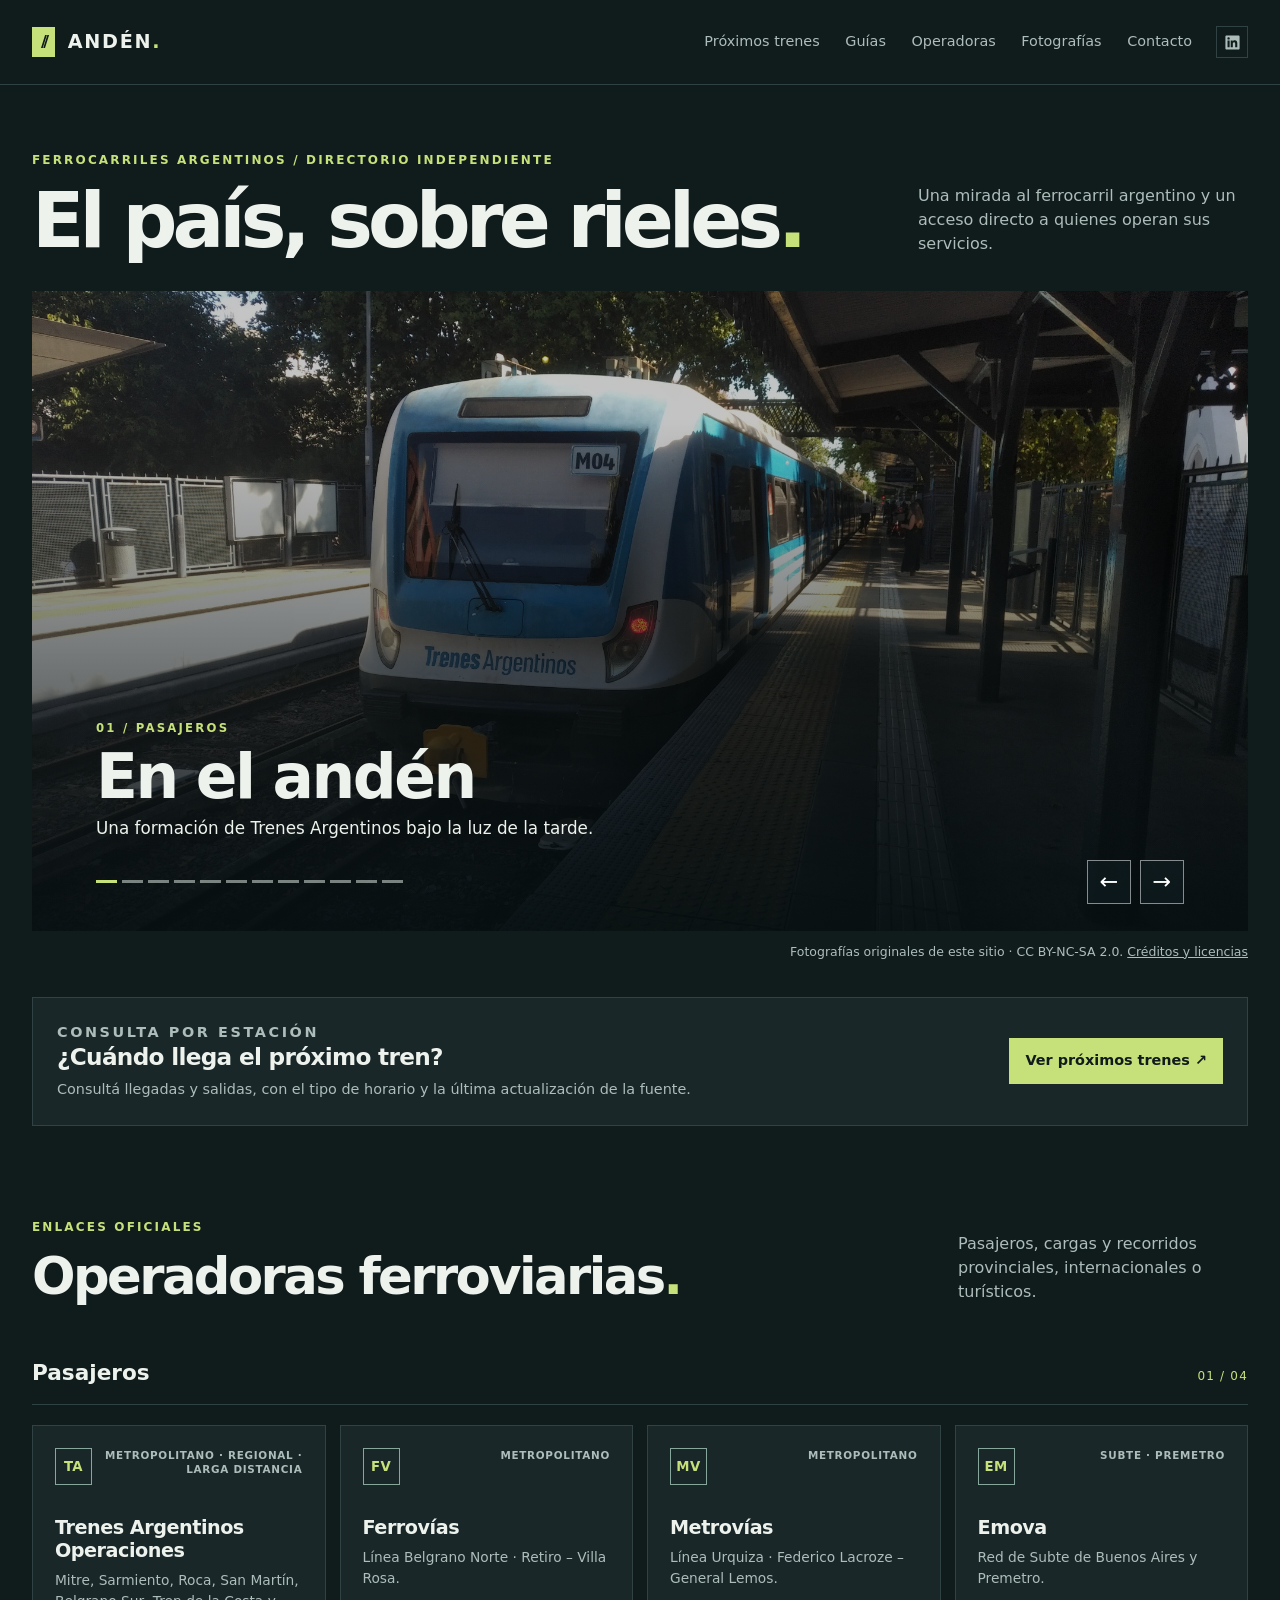
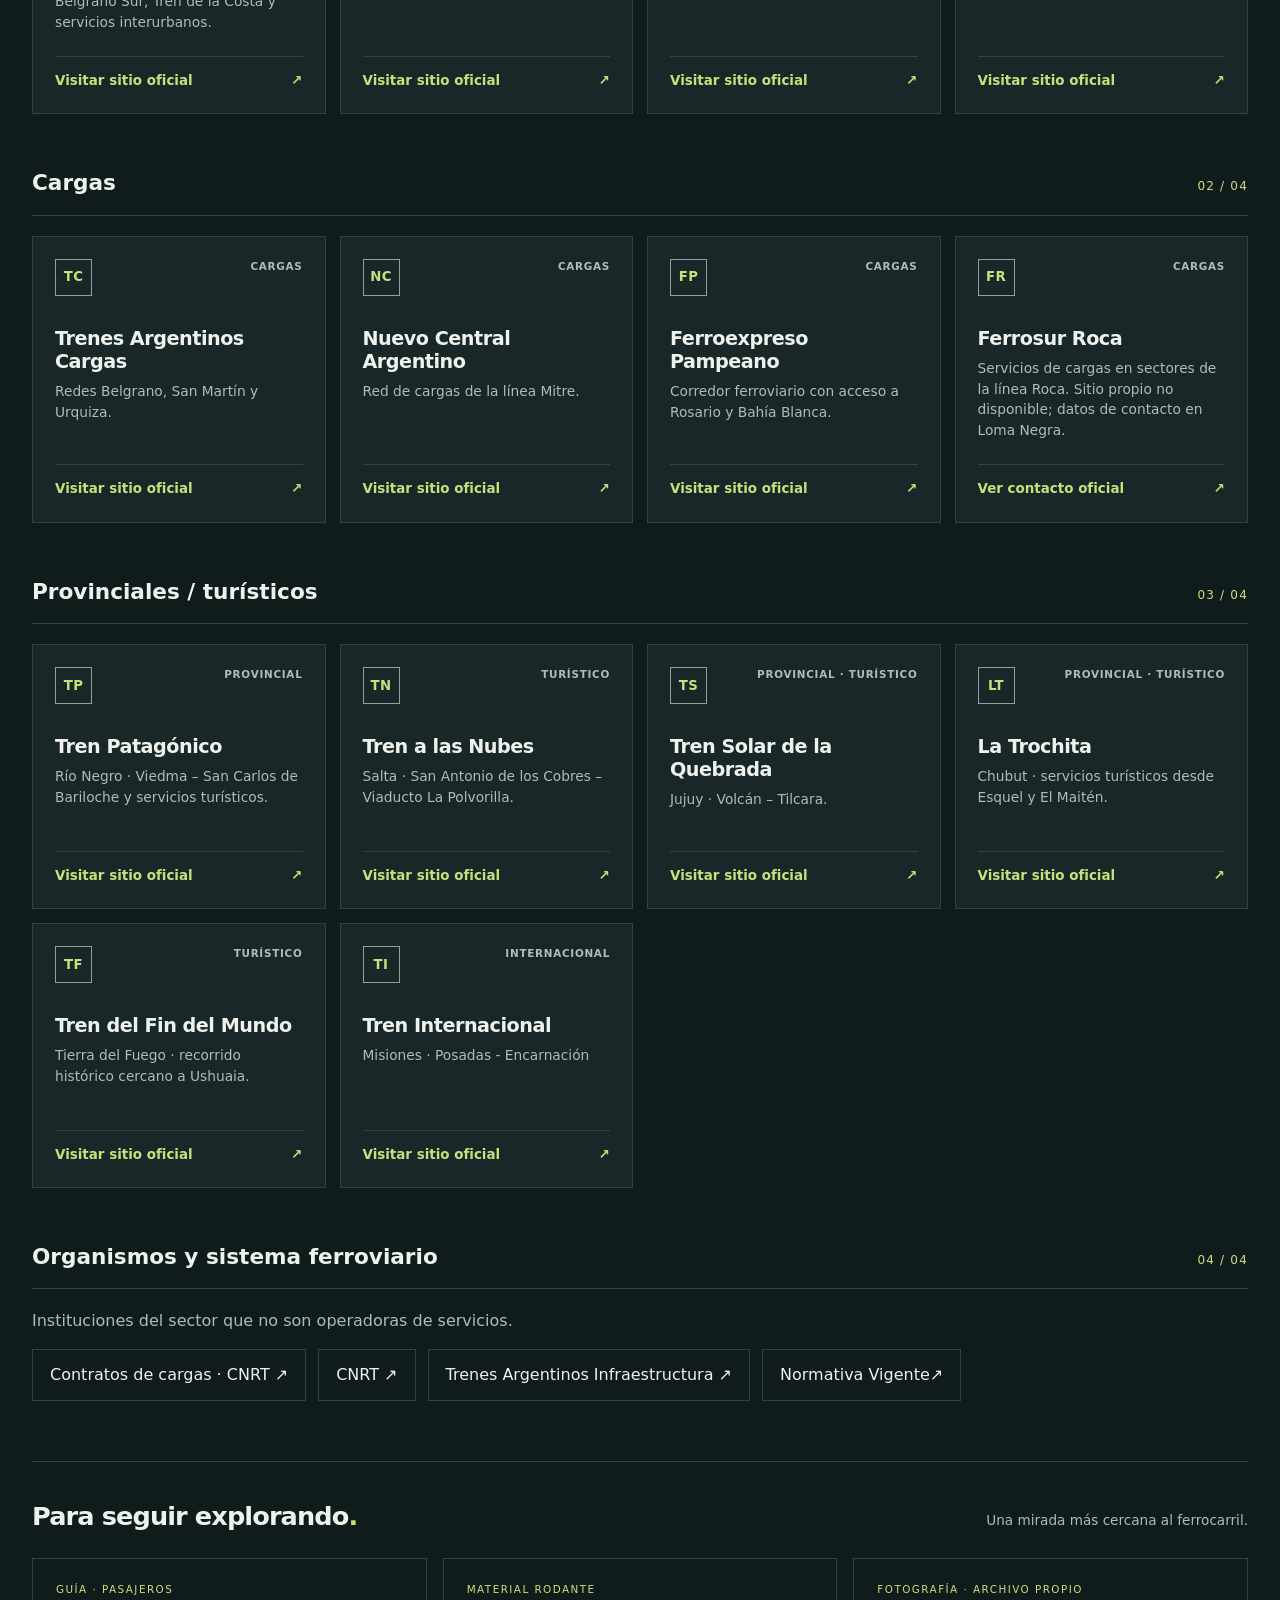
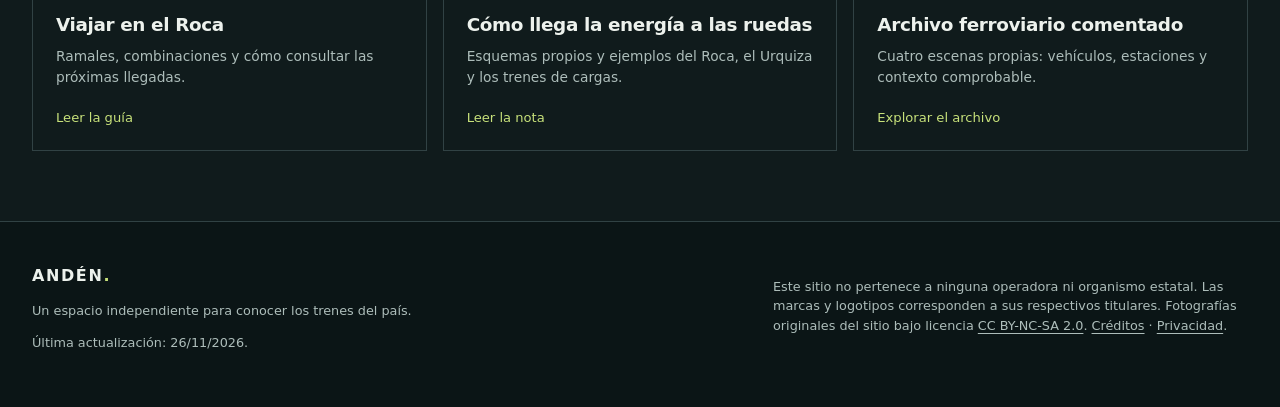
<file: index.html>
<!doctype html>
<html lang="es-AR">
<head>
  <meta charset="utf-8">
  <meta name="google-adsense-account" content="ca-pub-5751504720550855">
  <meta name="viewport" content="width=device-width, initial-scale=1">
  <meta name="theme-color" content="#101b1c">
  <meta name="description" content="Operadoras ferroviarias argentinas: pasajeros, cargas y trenes turísticos, enlaces a sitios oficiales.">
  <meta property="og:type" content="website">
  <meta property="og:title" content="Trenes Argentinos | trenes.com.ar">
  <meta property="og:description" content="Sitios oficiales de servicios de tren en Argentina.">
  <meta property="og:image" content="images/pasajeros.jpg">
  <title>Trenes Argentinos | Andén</title>
  <link rel="canonical" href="https://trenes.com.ar/">
  <link rel="icon" href="images/favicon-96.png" type="image/png" sizes="96x96">
  <link rel="preload" href="images/pasajeros.jpg" as="image">
  <link rel="stylesheet" href="css/styles.css">
  <script src="js/main.js" defer></script>
  <link rel="stylesheet" href="css/lecturas.css">
  <link rel="stylesheet" href="css/arribos.css">
</head>
<body>
  <a class="skip" href="#contenido">Saltar al contenido</a>
  <header class="site-header">
    <div class="wrap header-inner">
      <a class="brand" href="#inicio" aria-label="Andén, ir al inicio"><span class="brand-mark" aria-hidden="true">//</span><span>ANDÉN<span class="brand-dot">.</span></span></a>
      <div class="header-actions"><nav aria-label="Navegación principal"><a href="proximos-trenes.html">Próximos trenes</a><a href="#lecturas">Guías</a><a href="#operadoras">Operadoras</a><a href="#fotografias">Fotografías</a><button type="button" class="nav-contact" data-contact-open>Contacto</button></nav><a class="linkedin-icon" href="https://www.linkedin.com/in/hidalgojuanignacio21/" target="_blank" rel="noopener noreferrer" aria-label="LinkedIn de Juan Ignacio Hidalgo (abre en otra pestaña)"><svg viewBox="0 0 24 24" aria-hidden="true" focusable="false"><path fill="currentColor" d="M20.45 2H3.55C2.69 2 2 2.68 2 3.52v16.96c0 .84.69 1.52 1.55 1.52h16.9c.86 0 1.55-.68 1.55-1.52V3.52c0-.84-.69-1.52-1.55-1.52ZM7.93 18.75H4.98V9.2h2.95v9.55ZM6.45 7.9a1.71 1.71 0 1 1 0-3.42 1.71 1.71 0 0 1 0 3.42Zm12.3 10.85H15.8V14.1c0-1.11-.02-2.54-1.55-2.54-1.55 0-1.79 1.21-1.79 2.46v4.73H9.51V9.2h2.83v1.3h.04c.39-.74 1.36-1.53 2.79-1.53 2.99 0 3.58 1.97 3.58 4.53v5.25Z"/></svg></a></div>
    </div>
  </header>
  <main id="contenido">
    <section id="inicio" class="intro wrap" aria-labelledby="titulo"><div><p class="eyebrow">FERROCARRILES ARGENTINOS <span aria-hidden="true">/</span> DIRECTORIO INDEPENDIENTE</p><h1 id="titulo">El país, sobre rieles<span class="accent">.</span></h1></div><p>Una mirada al ferrocarril argentino y un acceso directo a quienes operan sus servicios.</p></section>
    <section id="fotografias" class="gallery wrap" aria-label="Fotografías ferroviarias argentinas">
      <div class="carousel" tabindex="0" aria-roledescription="carrusel" aria-label="Trenes argentinos">
        <div class="slides">
          <figure class="slide is-active" aria-hidden="false"><img src="images/pasajeros.jpg" alt="Formación de pasajeros de Trenes Argentinos detenida junto a un andén" width="2048" height="1534" fetchpriority="high"><figcaption><span class="slide-place">01 / PASAJEROS</span><strong>En el andén</strong><span>Una formación de Trenes Argentinos bajo la luz de la tarde.</span></figcaption></figure>
          <figure class="slide" aria-hidden="true"><img src="images/locomotora.jpg" alt="Locomotora azul de Trenes Argentinos con coches de pasajeros en una estación" width="2047" height="1155" loading="lazy"><figcaption><span class="slide-place">02 / MATERIAL RODANTE</span><strong>Locomotora y coches</strong><span>Una formación de pasajeros vista desde el andén.</span></figcaption></figure>
          <figure class="slide" aria-hidden="true"><img src="images/cargas.jpg" alt="Locomotora azul con contenedores de un tren de cargas argentino" width="1600" height="1200" loading="lazy"><figcaption><span class="slide-place">03 / CARGAS</span><strong>Rumbo a destino</strong><span>Un tren de cargas atraviesa el paisaje ferroviario.</span></figcaption></figure>
          <figure class="slide" aria-hidden="true"><img src="images/ferrovias.jpg" alt="Dos locomotoras rojas de Ferrovías bajo el techo de una estación" width="2047" height="1155" loading="lazy"><figcaption><span class="slide-place">04 / METROPOLITANO</span><strong>Bajo la cubierta</strong><span>Dos locomotoras de Ferrovías en estación.</span></figcaption></figure>
          <figure class="slide" aria-hidden="true"><img src="images/Costa.jpg" alt="Formación eléctrica detenida en la estación Punta Chica" width="2048" height="1536" loading="lazy"><figcaption><span class="slide-place">05 / METROPOLITANO</span><strong>Punta Chica</strong><span>Formación eléctrica detenida en la estación Punta Chica.</span></figcaption></figure>
          <figure class="slide" aria-hidden="true"><img src="images/Escalada.jpg" alt="Coches ferroviarios de Trenes Argentinos en Remedios de Escalada" width="2048" height="1536" loading="lazy"><figcaption><span class="slide-place">06 / ALISTAMIENTO</span><strong>Entre coches</strong><span>Material rodante en Remedios de Escalada.</span></figcaption></figure>
          <figure class="slide" aria-hidden="true"><img src="images/Lacroze.jpg" alt="Formaciones ferroviarias bajo iluminación nocturna en Federico Lacroze" width="2048" height="1536" loading="lazy"><figcaption><span class="slide-place">07 / LACROZE</span><strong>Últimas luces</strong><span>Formaciones bajo la cubierta de la estación Federico Lacroze.</span></figcaption></figure>
          <figure class="slide" aria-hidden="true"><img src="images/Materfer.jpg" alt="Coche Materfer de Trenes Argentinos visto de perfil" width="2048" height="1534" loading="lazy"><figcaption><span class="slide-place">08 / MATERFER</span><strong>Materfer</strong><span>Un coche Materfer visto de perfil.</span></figcaption></figure>
          <figure class="slide" aria-hidden="true"><img src="images/Mitre.jpg" alt="Formación de Trenes Argentinos circulando sobre las vías al atardecer" width="2048" height="1536" loading="lazy"><figcaption><span class="slide-place">09 / MITRE</span><strong>Último sol</strong><span>Una formación de pasajeros a la luz del atardecer.</span></figcaption></figure>
          <figure class="slide" aria-hidden="true"><img src="images/NCA.jpg" alt="Locomotora 8252 de Nuevo Central Argentino" width="2048" height="1536" loading="lazy"><figcaption><span class="slide-place">10 / CARGAS</span><strong>8252</strong><span>La locomotora 8252 de Nuevo Central Argentino.</span></figcaption></figure>
          <figure class="slide" aria-hidden="true"><img src="images/Patito.jpg" alt="Formación amarilla de la Línea Urquiza detenida junto al andén" width="2048" height="1536" loading="lazy"><figcaption><span class="slide-place">11 / URQUIZA</span><strong>Patito</strong><span>Una formación de la línea Urquiza junto al andén.</span></figcaption></figure>
          <figure class="slide" aria-hidden="true"><img src="images/Toshiba.jpg" alt="Formación Toshiba aproximándose entre señales bajo un cielo de tormenta" width="2048" height="1536" loading="lazy"><figcaption><span class="slide-place">12 / TOSHIBA</span><strong>Bajo la tormenta</strong><span>Una formación Toshiba entre señales, bajo un cielo de tormenta.</span></figcaption></figure>
        </div>
        <div class="carousel-ui"><div class="carousel-indicators" aria-label="Elegir fotografía"><button class="indicator is-active" type="button" aria-label="Mostrar fotografía 1" aria-current="true"></button><button class="indicator" type="button" aria-label="Mostrar fotografía 2"></button><button class="indicator" type="button" aria-label="Mostrar fotografía 3"></button><button class="indicator" type="button" aria-label="Mostrar fotografía 4"></button></div><div class="carousel-arrows"><button class="arrow" type="button" data-dir="-1" aria-label="Fotografía anterior">←</button><button class="arrow" type="button" data-dir="1" aria-label="Fotografía siguiente">→</button></div></div>
      </div>
      <p class="photo-credit">Fotografías originales de este sitio · CC BY-NC-SA 2.0. <a href="CREDITOS-IMAGENES.md">Créditos y licencias</a></p>
    </section>
    <section class="tool-access wrap" aria-labelledby="tool-title"><div><p class="eyebrow">CONSULTA POR ESTACIÓN</p><h2 id="tool-title">¿Cuándo llega el próximo tren?</h2><p>Consultá llegadas y salidas, con el tipo de horario y la última actualización de la fuente.</p></div><a href="proximos-trenes.html">Ver próximos trenes ↗</a></section>
    <section id="operadoras" class="directory wrap" aria-labelledby="operadoras-title"><div class="section-heading"><div><p class="eyebrow">ENLACES OFICIALES</p><h2 id="operadoras-title">Operadoras ferroviarias<span class="accent">.</span></h2></div><p>Pasajeros, cargas y recorridos provinciales, internacionales o turísticos.</p></div>
      <div class="category"><div class="category-heading"><h3>Pasajeros</h3><span>01 / 04</span></div><div class="card-grid">
        <article class="card"><div class="card-top"><span class="card-icon">TA</span><span class="tag">METROPOLITANO · REGIONAL · LARGA DISTANCIA</span></div><h4>Trenes Argentinos Operaciones</h4><p>Mitre, Sarmiento, Roca, San Martín, Belgrano Sur, Tren de la Costa y servicios interurbanos.</p><a href="https://www.argentina.gob.ar/transporte/trenes-argentinos" target="_blank" rel="noopener noreferrer">Visitar sitio oficial <span aria-hidden="true">↗</span></a></article>
        <article class="card"><div class="card-top"><span class="card-icon">FV</span><span class="tag">METROPOLITANO</span></div><h4>Ferrovías</h4><p>Línea Belgrano Norte · Retiro – Villa Rosa.</p><a href="https://www.ferrovias.com.ar/" target="_blank" rel="noopener noreferrer">Visitar sitio oficial <span aria-hidden="true">↗</span></a></article>
        <article class="card"><div class="card-top"><span class="card-icon">MV</span><span class="tag">METROPOLITANO</span></div><h4>Metrovías</h4><p>Línea Urquiza · Federico Lacroze – General Lemos.</p><a href="https://metrovias.com.ar/" target="_blank" rel="noopener noreferrer">Visitar sitio oficial <span aria-hidden="true">↗</span></a></article>
        <article class="card"><div class="card-top"><span class="card-icon">EM</span><span class="tag">SUBTE · PREMETRO</span></div><h4>Emova</h4><p>Red de Subte de Buenos Aires y Premetro.</p><a href="https://emova.com.ar/" target="_blank" rel="noopener noreferrer">Visitar sitio oficial <span aria-hidden="true">↗</span></a></article>
      </div></div>
      <div class="category"><div class="category-heading"><h3>Cargas</h3><span>02 / 04</span></div><div class="card-grid">
        <article class="card"><div class="card-top"><span class="card-icon">TC</span><span class="tag">CARGAS</span></div><h4>Trenes Argentinos Cargas</h4><p>Redes Belgrano, San Martín y Urquiza.</p><a href="https://www.argentina.gob.ar/transporte/trenes-argentinos-cargas" target="_blank" rel="noopener noreferrer">Visitar sitio oficial <span aria-hidden="true">↗</span></a></article>
        <article class="card"><div class="card-top"><span class="card-icon">NC</span><span class="tag">CARGAS</span></div><h4>Nuevo Central Argentino</h4><p>Red de cargas de la línea Mitre.</p><a href="https://nca.com.ar/" target="_blank" rel="noopener noreferrer">Visitar sitio oficial <span aria-hidden="true">↗</span></a></article>
        <article class="card"><div class="card-top"><span class="card-icon">FP</span><span class="tag">CARGAS</span></div><h4>Ferroexpreso Pampeano</h4><p>Corredor ferroviario con acceso a Rosario y Bahía Blanca.</p><a href="https://www.fepsa.com.ar/" target="_blank" rel="noopener noreferrer">Visitar sitio oficial <span aria-hidden="true">↗</span></a></article>
        <article class="card"><div class="card-top"><span class="card-icon">FR</span><span class="tag">CARGAS</span></div><h4>Ferrosur Roca</h4><p>Servicios de cargas en sectores de la línea Roca. Sitio propio no disponible; datos de contacto en Loma Negra.</p><a href="https://www.lomanegra.com/contacto/" target="_blank" rel="noopener noreferrer">Ver contacto oficial <span aria-hidden="true">↗</span></a></article>
      </div></div>
      <div class="category"><div class="category-heading"><h3>Provinciales / turísticos</h3><span>03 / 04</span></div><div class="card-grid">
        <article class="card"><div class="card-top"><span class="card-icon">TP</span><span class="tag">PROVINCIAL</span></div><h4>Tren Patagónico</h4><p>Río Negro · Viedma – San Carlos de Bariloche y servicios turísticos.</p><a href="https://trenpatagonicosa.com.ar/" target="_blank" rel="noopener noreferrer">Visitar sitio oficial <span aria-hidden="true">↗</span></a></article>
        <article class="card"><div class="card-top"><span class="card-icon">TN</span><span class="tag">TURÍSTICO</span></div><h4>Tren a las Nubes</h4><p>Salta · San Antonio de los Cobres – Viaducto La Polvorilla.</p><a href="https://trenalasnubes.com.ar/inicio-es/" target="_blank" rel="noopener noreferrer">Visitar sitio oficial <span aria-hidden="true">↗</span></a></article>
        <article class="card"><div class="card-top"><span class="card-icon">TS</span><span class="tag">PROVINCIAL · TURÍSTICO</span></div><h4>Tren Solar de la Quebrada</h4><p>Jujuy · Volcán – Tilcara.</p><a href="https://trensolar.com.ar/" target="_blank" rel="noopener noreferrer">Visitar sitio oficial <span aria-hidden="true">↗</span></a></article>
        <article class="card"><div class="card-top"><span class="card-icon">LT</span><span class="tag">PROVINCIAL · TURÍSTICO</span></div><h4>La Trochita</h4><p>Chubut · servicios turísticos desde Esquel y El Maitén.</p><a href="https://latrochita.org.ar/" target="_blank" rel="noopener noreferrer">Visitar sitio oficial <span aria-hidden="true">↗</span></a></article>
        <article class="card"><div class="card-top"><span class="card-icon">TF</span><span class="tag">TURÍSTICO</span></div><h4>Tren del Fin del Mundo</h4><p>Tierra del Fuego · recorrido histórico cercano a Ushuaia.</p><a href="https://trendelfindelmundo.com.ar/" target="_blank" rel="noopener noreferrer">Visitar sitio oficial <span aria-hidden="true">↗</span></a></article>
        <article class="card"><div class="card-top"><span class="card-icon">TI</span><span class="tag">INTERNACIONAL</span></div><h4>Tren Internacional</h4><p>Misiones · Posadas - Encarnación</p><a href="https://doncasimiro.com.ar/servicios-de-ferrocarril/" target="_blank" rel="noopener noreferrer">Visitar sitio oficial <span aria-hidden="true">↗</span></a></article>
      </div></div>
      <div class="category compact"><div class="category-heading"><h3>Organismos y sistema ferroviario</h3><span>04 / 04</span></div><p>Instituciones del sector que no son operadoras de servicios.</p>
        <div class="institution-links">
          <a href="https://www.argentina.gob.ar/transporte/cnrt/lineas-de-trenes-cargas" target="_blank" rel="noopener noreferrer">Contratos de cargas · CNRT ↗</a>
          <a href="https://www.argentina.gob.ar/transporte/cnrt" target="_blank" rel="noopener noreferrer">CNRT <span aria-hidden="true">↗</span></a>
          <a href="https://www.argentina.gob.ar/transporte/trenes-argentinos-infraestructura" target="_blank" rel="noopener noreferrer">Trenes Argentinos Infraestructura <span aria-hidden="true">↗</span></a>
          <a href="https://www.argentina.gob.ar/transporte/cnrt/normativa/transporte-ferroviario" target="_blank" rel="noopener noreferrer">Normativa Vigente<span aria-hidden="true">↗</span></a>
        </div>
      </div>
    </section>
<section class="reading-section wrap" id="lecturas" aria-labelledby="reading-title">
<div class="reading-top"><h2 id="reading-title">Para seguir explorando<span class="accent">.</span></h2><p>Una mirada más cercana al ferrocarril.</p></div>
<div class="reading-grid">
<a class="reading-card" href="servicios-de-pasajeros.html"><small>GUÍA · PASAJEROS</small><h3>Viajar en el Roca</h3><p>Ramales, combinaciones y cómo consultar las próximas llegadas.</p><span>Leer la guía</span></a>
<a class="reading-card" href="traccion-ferroviaria.html"><small>MATERIAL RODANTE</small><h3>Cómo llega la energía a las ruedas</h3><p>Esquemas propios y ejemplos del Roca, el Urquiza y los trenes de cargas.</p><span>Leer la nota</span></a>
<a class="reading-card" href="fotografia-ferroviaria.html"><small>FOTOGRAFÍA · ARCHIVO PROPIO</small><h3>Archivo ferroviario comentado</h3><p>Cuatro escenas propias: vehículos, estaciones y contexto comprobable.</p><span>Explorar el archivo</span></a>
</div></section>
  </main>
  <dialog class="contact-dialog" id="contact-dialog" aria-labelledby="contact-title"><div class="dialog-head"><p class="eyebrow">CONTACTO</p><button type="button" class="dialog-close" data-contact-close aria-label="Cerrar contacto">×</button></div><h2 id="contact-title">Hablemos de ferrocarriles.</h2><p>Para consultas sobre este sitio, podés escribirme por LinkedIn.</p><a class="contact-link" href="https://www.linkedin.com/in/hidalgojuanignacio21/" target="_blank" rel="noopener noreferrer">Ir a mi LinkedIn <span aria-hidden="true">↗</span></a></dialog>
  <footer id="acerca" class="footer"><div class="wrap footer-inner"><div><span class="footer-brand">ANDÉN<span class="accent">.</span></span><p>Un espacio independiente para conocer los trenes del país.</p><p>Última actualización: 26/11/2026.</p></div><p>Este sitio no pertenece a ninguna operadora ni organismo estatal. Las marcas y logotipos corresponden a sus respectivos titulares. Fotografías originales del sitio bajo licencia <a href="https://creativecommons.org/licenses/by-nc-sa/2.0/" target="_blank" rel="noopener noreferrer">CC BY-NC-SA 2.0</a>. <a href="CREDITOS-IMAGENES.md">Créditos</a> · <a href="privacidad.html">Privacidad</a>.</p></div></footer>
</body>
</html>
</file>
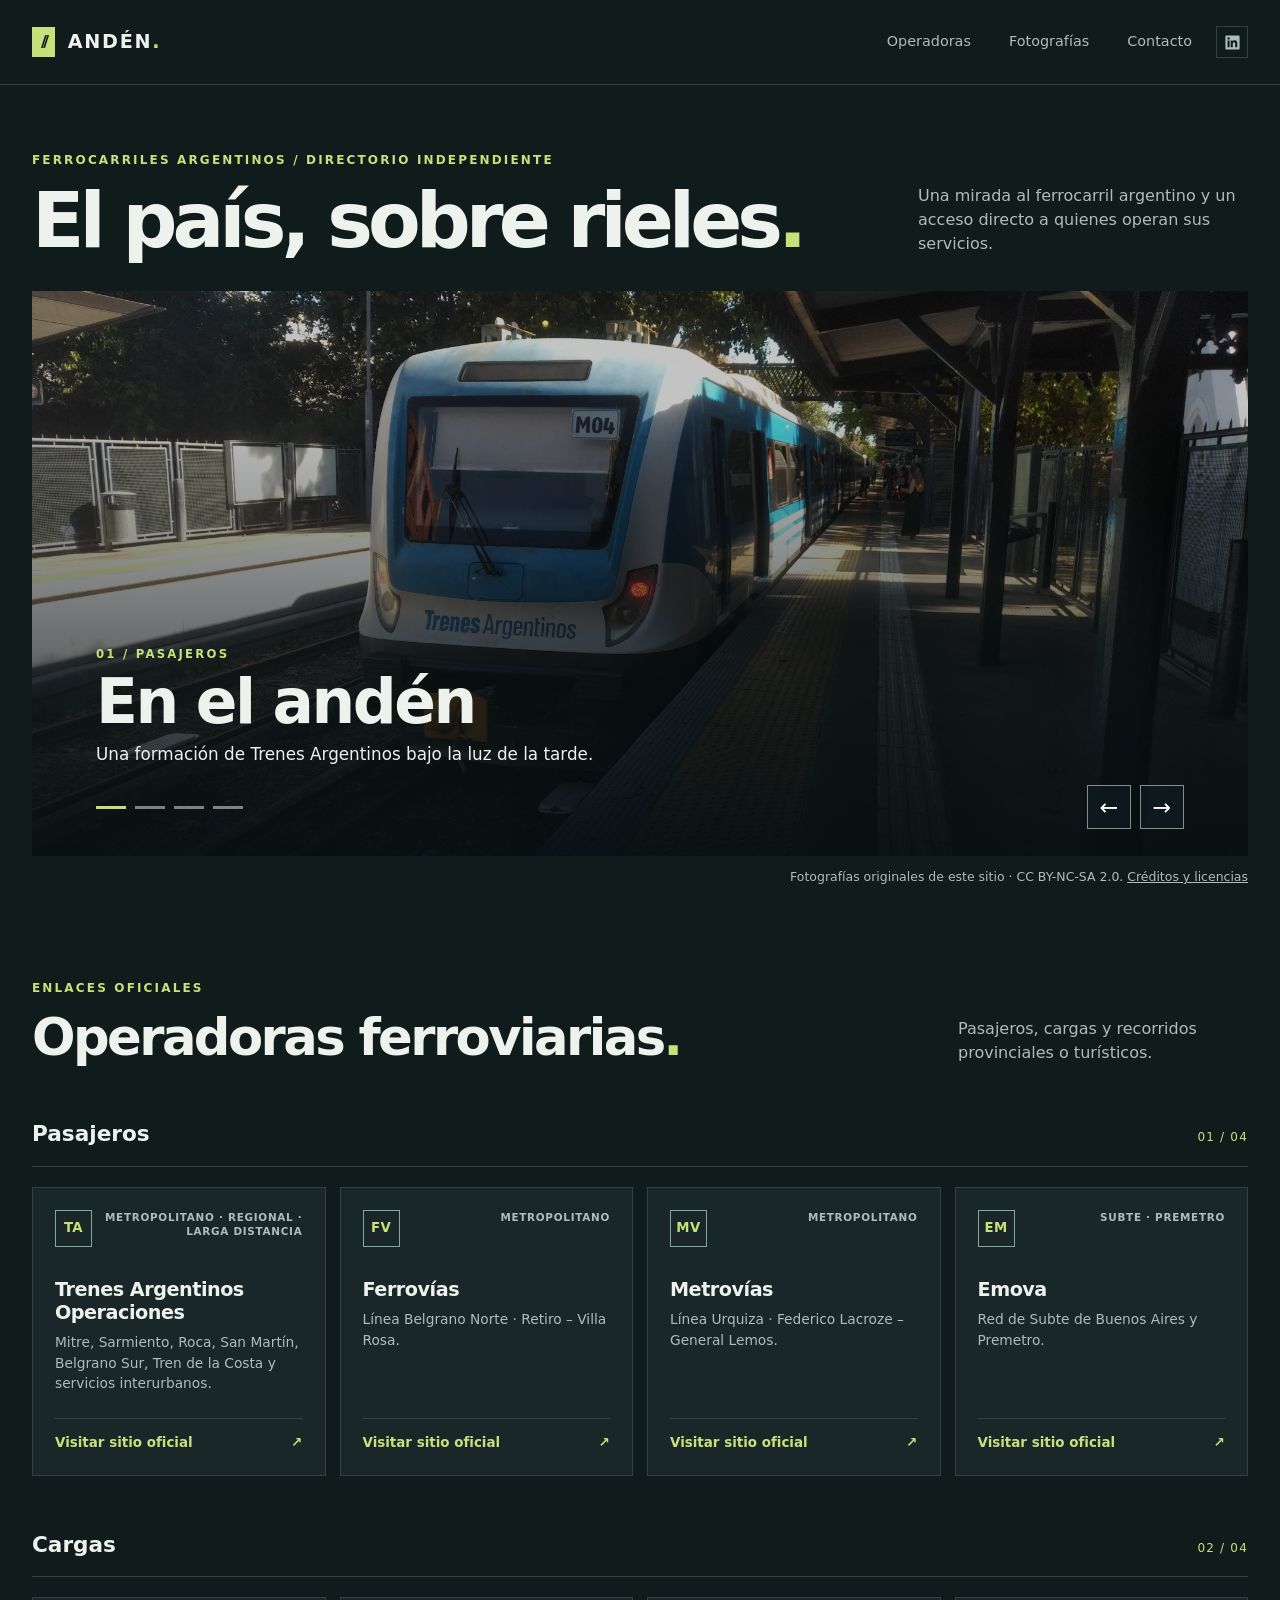
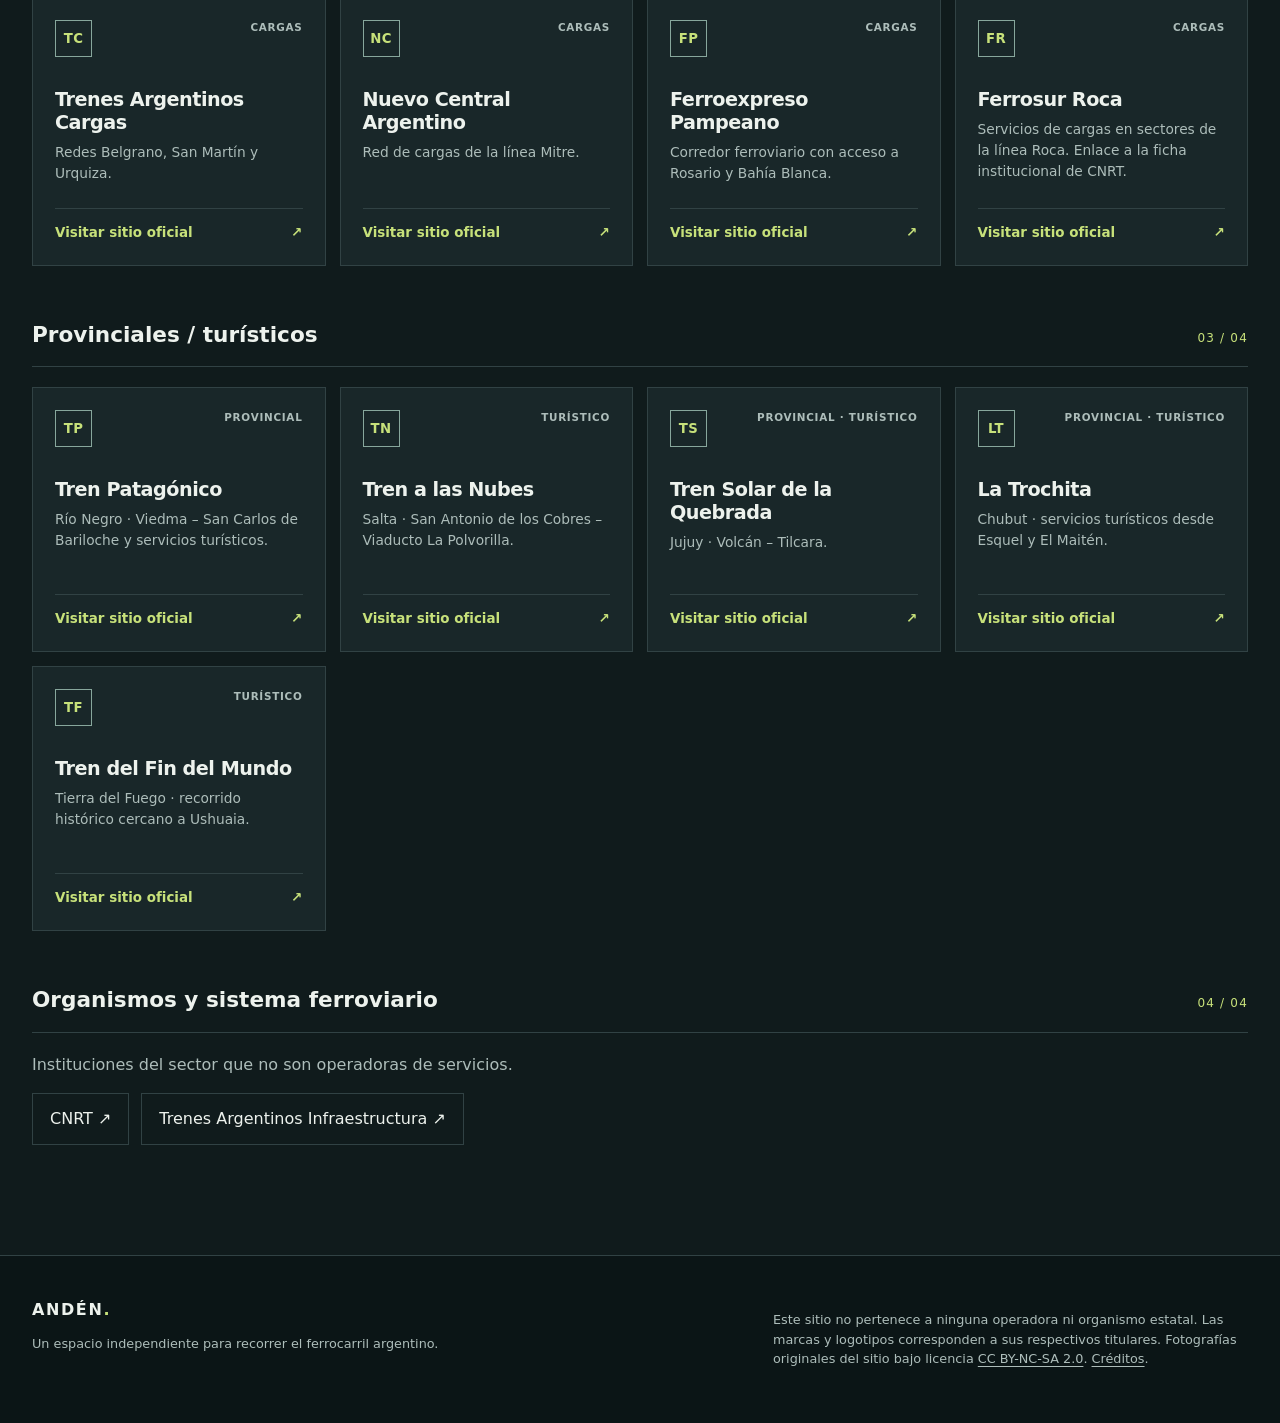
<file: portal-ferroviario/index.html>
<!doctype html>
<html lang="es-AR">
<head>
  <meta charset="utf-8">
  <meta name="viewport" content="width=device-width, initial-scale=1">
  <meta name="theme-color" content="#101b1c">
  <meta name="description" content="Un directorio independiente de operadoras ferroviarias argentinas y por los trenes del país.">
  <meta property="og:type" content="website">
  <meta property="og:title" content="Andén · Ferrocarriles argentinos">
  <meta property="og:description" content="Fotografías y accesos a los sitios oficiales de operadoras ferroviarias argentinas.">
  <meta property="og:image" content="images/pasajeros.jpg">
  <title>Andén · trenes.com.ar</title>
  <link rel="icon" href="images/favicon.svg" type="image/svg+xml">
  <link rel="preload" href="images/pasajeros.jpg" as="image">
  <link rel="stylesheet" href="css/styles.css">
  <script src="js/main.js" defer></script>
</head>
<body>
  <a class="skip" href="#contenido">Saltar al contenido</a>
  <header class="site-header">
    <div class="wrap header-inner">
      <a class="brand" href="#inicio" aria-label="Andén, ir al inicio"><span class="brand-mark" aria-hidden="true">//</span><span>ANDÉN<span class="brand-dot">.</span></span></a>
      <div class="header-actions"><nav aria-label="Navegación principal"><a href="#operadoras">Operadoras</a><a href="#fotografias">Fotografías</a><button type="button" class="nav-contact" data-contact-open>Contacto</button></nav><a class="linkedin-icon" href="https://www.linkedin.com/in/hidalgojuanignacio21/" target="_blank" rel="noopener noreferrer" aria-label="LinkedIn de Juan Ignacio Hidalgo (abre en otra pestaña)"><svg viewBox="0 0 24 24" aria-hidden="true" focusable="false"><path fill="currentColor" d="M20.45 2H3.55C2.69 2 2 2.68 2 3.52v16.96c0 .84.69 1.52 1.55 1.52h16.9c.86 0 1.55-.68 1.55-1.52V3.52c0-.84-.69-1.52-1.55-1.52ZM7.93 18.75H4.98V9.2h2.95v9.55ZM6.45 7.9a1.71 1.71 0 1 1 0-3.42 1.71 1.71 0 0 1 0 3.42Zm12.3 10.85H15.8V14.1c0-1.11-.02-2.54-1.55-2.54-1.55 0-1.79 1.21-1.79 2.46v4.73H9.51V9.2h2.83v1.3h.04c.39-.74 1.36-1.53 2.79-1.53 2.99 0 3.58 1.97 3.58 4.53v5.25Z"/></svg></a></div>
    </div>
  </header>
  <main id="contenido">
    <section id="inicio" class="intro wrap" aria-labelledby="titulo"><div><p class="eyebrow">FERROCARRILES ARGENTINOS <span aria-hidden="true">/</span> DIRECTORIO INDEPENDIENTE</p><h1 id="titulo">El país, sobre rieles<span class="accent">.</span></h1></div><p>Una mirada al ferrocarril argentino y un acceso directo a quienes operan sus servicios.</p></section>
    <section id="fotografias" class="gallery wrap" aria-label="Fotografías ferroviarias argentinas">
      <div class="carousel" tabindex="0" aria-roledescription="carrusel" aria-label="Trenes argentinos">
        <div class="slides">
          <figure class="slide is-active" aria-hidden="false"><img src="images/pasajeros.jpg" alt="Formación de pasajeros de Trenes Argentinos detenida junto a un andén" width="2048" height="1534" fetchpriority="high"><figcaption><span class="slide-place">01 / PASAJEROS</span><strong>En el andén</strong><span>Una formación de Trenes Argentinos bajo la luz de la tarde.</span></figcaption></figure>
          <figure class="slide" aria-hidden="true"><img src="images/locomotora.jpg" alt="Locomotora azul de Trenes Argentinos con coches de pasajeros en una estación" width="2047" height="1155" loading="lazy"><figcaption><span class="slide-place">02 / MATERIAL RODANTE</span><strong>Locomotora y coches</strong><span>Una formación de pasajeros vista desde el andén.</span></figcaption></figure>
          <figure class="slide" aria-hidden="true"><img src="images/cargas.jpg" alt="Locomotora azul con contenedores de un tren de cargas argentino" width="1600" height="1200" loading="lazy"><figcaption><span class="slide-place">03 / CARGAS</span><strong>Rumbo a destino</strong><span>Un tren de cargas atraviesa el paisaje ferroviario.</span></figcaption></figure>
          <figure class="slide" aria-hidden="true"><img src="images/ferrovias.jpg" alt="Dos locomotoras rojas de Ferrovías bajo el techo de una estación" width="2047" height="1155" loading="lazy"><figcaption><span class="slide-place">04 / METROPOLITANO</span><strong>Bajo la cubierta</strong><span>Dos locomotoras de Ferrovías en estación.</span></figcaption></figure>
        </div>
        <div class="carousel-ui"><div class="carousel-indicators" aria-label="Elegir fotografía"><button class="indicator is-active" type="button" aria-label="Mostrar fotografía 1" aria-current="true"></button><button class="indicator" type="button" aria-label="Mostrar fotografía 2"></button><button class="indicator" type="button" aria-label="Mostrar fotografía 3"></button><button class="indicator" type="button" aria-label="Mostrar fotografía 4"></button></div><div class="carousel-arrows"><button class="arrow" type="button" data-dir="-1" aria-label="Fotografía anterior">←</button><button class="arrow" type="button" data-dir="1" aria-label="Fotografía siguiente">→</button></div></div>
      </div>
      <p class="photo-credit">Fotografías originales de este sitio · CC BY-NC-SA 2.0. <a href="CREDITOS-IMAGENES.md">Créditos y licencias</a></p>
    </section>
    <section id="operadoras" class="directory wrap" aria-labelledby="operadoras-title"><div class="section-heading"><div><p class="eyebrow">ENLACES OFICIALES</p><h2 id="operadoras-title">Operadoras ferroviarias<span class="accent">.</span></h2></div><p>Pasajeros, cargas y recorridos provinciales o turísticos.</p></div>
      <div class="category"><div class="category-heading"><h3>Pasajeros</h3><span>01 / 04</span></div><div class="card-grid">
        <article class="card"><div class="card-top"><span class="card-icon">TA</span><span class="tag">METROPOLITANO · REGIONAL · LARGA DISTANCIA</span></div><h4>Trenes Argentinos Operaciones</h4><p>Mitre, Sarmiento, Roca, San Martín, Belgrano Sur, Tren de la Costa y servicios interurbanos.</p><a href="https://www.argentina.gob.ar/transporte/trenes-argentinos" target="_blank" rel="noopener noreferrer">Visitar sitio oficial <span aria-hidden="true">↗</span></a></article>
        <article class="card"><div class="card-top"><span class="card-icon">FV</span><span class="tag">METROPOLITANO</span></div><h4>Ferrovías</h4><p>Línea Belgrano Norte · Retiro – Villa Rosa.</p><a href="https://www.ferrovias.com.ar/" target="_blank" rel="noopener noreferrer">Visitar sitio oficial <span aria-hidden="true">↗</span></a></article>
        <article class="card"><div class="card-top"><span class="card-icon">MV</span><span class="tag">METROPOLITANO</span></div><h4>Metrovías</h4><p>Línea Urquiza · Federico Lacroze – General Lemos.</p><a href="https://metrovias.com.ar/" target="_blank" rel="noopener noreferrer">Visitar sitio oficial <span aria-hidden="true">↗</span></a></article>
        <article class="card"><div class="card-top"><span class="card-icon">EM</span><span class="tag">SUBTE · PREMETRO</span></div><h4>Emova</h4><p>Red de Subte de Buenos Aires y Premetro.</p><a href="https://emova.com.ar/" target="_blank" rel="noopener noreferrer">Visitar sitio oficial <span aria-hidden="true">↗</span></a></article>
      </div></div>
      <div class="category"><div class="category-heading"><h3>Cargas</h3><span>02 / 04</span></div><div class="card-grid">
        <article class="card"><div class="card-top"><span class="card-icon">TC</span><span class="tag">CARGAS</span></div><h4>Trenes Argentinos Cargas</h4><p>Redes Belgrano, San Martín y Urquiza.</p><a href="https://www.argentina.gob.ar/transporte/trenes-argentinos-cargas" target="_blank" rel="noopener noreferrer">Visitar sitio oficial <span aria-hidden="true">↗</span></a></article>
        <article class="card"><div class="card-top"><span class="card-icon">NC</span><span class="tag">CARGAS</span></div><h4>Nuevo Central Argentino</h4><p>Red de cargas de la línea Mitre.</p><a href="https://nca.com.ar/" target="_blank" rel="noopener noreferrer">Visitar sitio oficial <span aria-hidden="true">↗</span></a></article>
        <article class="card"><div class="card-top"><span class="card-icon">FP</span><span class="tag">CARGAS</span></div><h4>Ferroexpreso Pampeano</h4><p>Corredor ferroviario con acceso a Rosario y Bahía Blanca.</p><a href="https://www.fepsa.com.ar/" target="_blank" rel="noopener noreferrer">Visitar sitio oficial <span aria-hidden="true">↗</span></a></article>
        <article class="card"><div class="card-top"><span class="card-icon">FR</span><span class="tag">CARGAS</span></div><h4>Ferrosur Roca</h4><p>Servicios de cargas en sectores de la línea Roca. Enlace a la ficha institucional de CNRT.</p><a href="https://www.argentina.gob.ar/transporte/cnrt/lineas-de-trenes-cargas" target="_blank" rel="noopener noreferrer">Visitar sitio oficial <span aria-hidden="true">↗</span></a></article>
      </div></div>
      <div class="category"><div class="category-heading"><h3>Provinciales / turísticos</h3><span>03 / 04</span></div><div class="card-grid">
        <article class="card"><div class="card-top"><span class="card-icon">TP</span><span class="tag">PROVINCIAL</span></div><h4>Tren Patagónico</h4><p>Río Negro · Viedma – San Carlos de Bariloche y servicios turísticos.</p><a href="https://trenpatagonicosa.com.ar/" target="_blank" rel="noopener noreferrer">Visitar sitio oficial <span aria-hidden="true">↗</span></a></article>
        <article class="card"><div class="card-top"><span class="card-icon">TN</span><span class="tag">TURÍSTICO</span></div><h4>Tren a las Nubes</h4><p>Salta · San Antonio de los Cobres – Viaducto La Polvorilla.</p><a href="https://trenalasnubes.com.ar/inicio-es/" target="_blank" rel="noopener noreferrer">Visitar sitio oficial <span aria-hidden="true">↗</span></a></article>
        <article class="card"><div class="card-top"><span class="card-icon">TS</span><span class="tag">PROVINCIAL · TURÍSTICO</span></div><h4>Tren Solar de la Quebrada</h4><p>Jujuy · Volcán – Tilcara.</p><a href="https://trensolar.com.ar/" target="_blank" rel="noopener noreferrer">Visitar sitio oficial <span aria-hidden="true">↗</span></a></article>
        <article class="card"><div class="card-top"><span class="card-icon">LT</span><span class="tag">PROVINCIAL · TURÍSTICO</span></div><h4>La Trochita</h4><p>Chubut · servicios turísticos desde Esquel y El Maitén.</p><a href="https://latrochita.org.ar/" target="_blank" rel="noopener noreferrer">Visitar sitio oficial <span aria-hidden="true">↗</span></a></article>
        <article class="card"><div class="card-top"><span class="card-icon">TF</span><span class="tag">TURÍSTICO</span></div><h4>Tren del Fin del Mundo</h4><p>Tierra del Fuego · recorrido histórico cercano a Ushuaia.</p><a href="https://trendelfindelmundo.com.ar/" target="_blank" rel="noopener noreferrer">Visitar sitio oficial <span aria-hidden="true">↗</span></a></article>
      </div></div>
      <div class="category compact"><div class="category-heading"><h3>Organismos y sistema ferroviario</h3><span>04 / 04</span></div><p>Instituciones del sector que no son operadoras de servicios.</p><div class="institution-links"><a href="https://www.argentina.gob.ar/transporte/cnrt" target="_blank" rel="noopener noreferrer">CNRT <span aria-hidden="true">↗</span></a><a href="https://www.argentina.gob.ar/transporte/trenes-argentinos-infraestructura" target="_blank" rel="noopener noreferrer">Trenes Argentinos Infraestructura <span aria-hidden="true">↗</span></a></div></div>
    </section>
  </main>
  <dialog class="contact-dialog" id="contact-dialog" aria-labelledby="contact-title"><div class="dialog-head"><p class="eyebrow">CONTACTO</p><button type="button" class="dialog-close" data-contact-close aria-label="Cerrar contacto">×</button></div><h2 id="contact-title">Hablemos de ferrocarriles.</h2><p>Para consultas sobre este sitio, podés escribirme por LinkedIn.</p><a class="contact-link" href="https://www.linkedin.com/in/hidalgojuanignacio21/" target="_blank" rel="noopener noreferrer">Ir a mi LinkedIn <span aria-hidden="true">↗</span></a></dialog>
  <footer id="acerca" class="footer"><div class="wrap footer-inner"><div><span class="footer-brand">ANDÉN<span class="accent">.</span></span><p>Un espacio independiente para recorrer el ferrocarril argentino.</p></div><p>Este sitio no pertenece a ninguna operadora ni organismo estatal. Las marcas y logotipos corresponden a sus respectivos titulares. Fotografías originales del sitio bajo licencia <a href="https://creativecommons.org/licenses/by-nc-sa/2.0/" target="_blank" rel="noopener noreferrer">CC BY-NC-SA 2.0</a>. <a href="CREDITOS-IMAGENES.md">Créditos</a>.</p></div></footer>
</body>
</html>
</file>
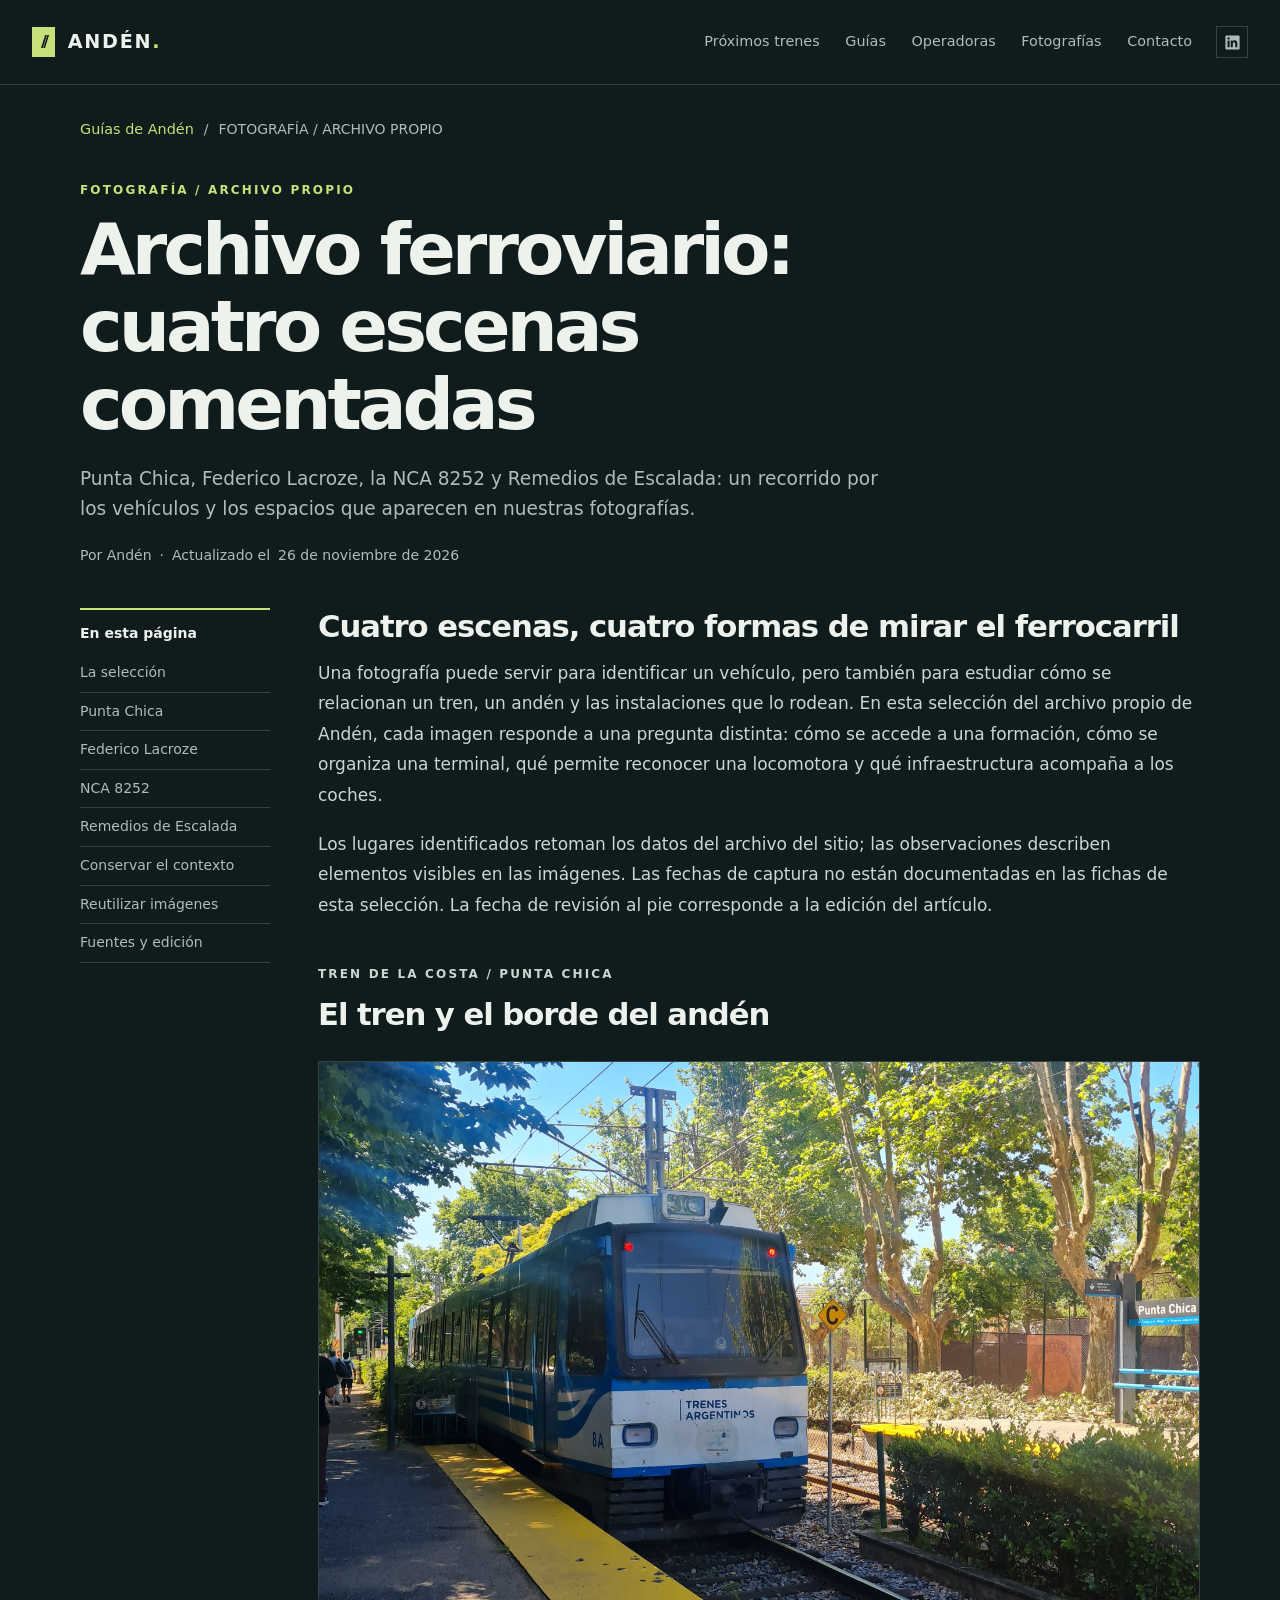
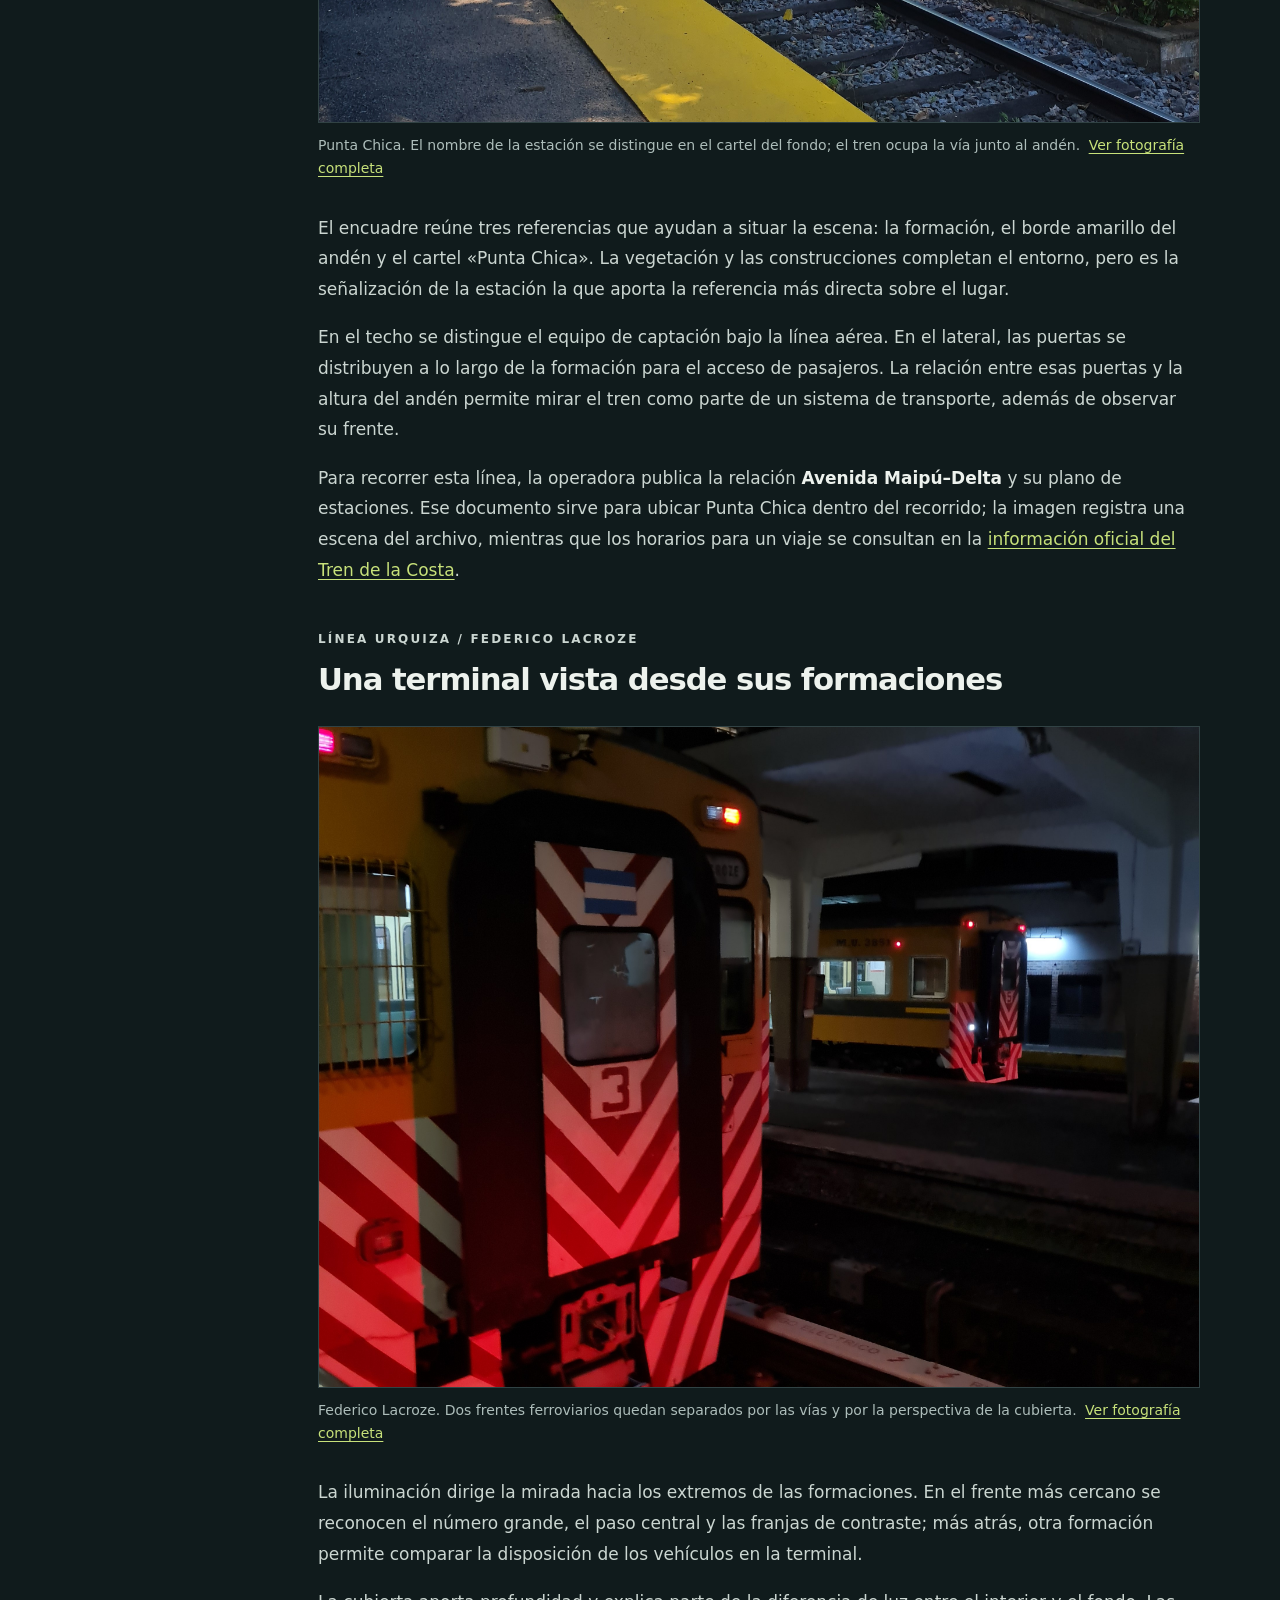
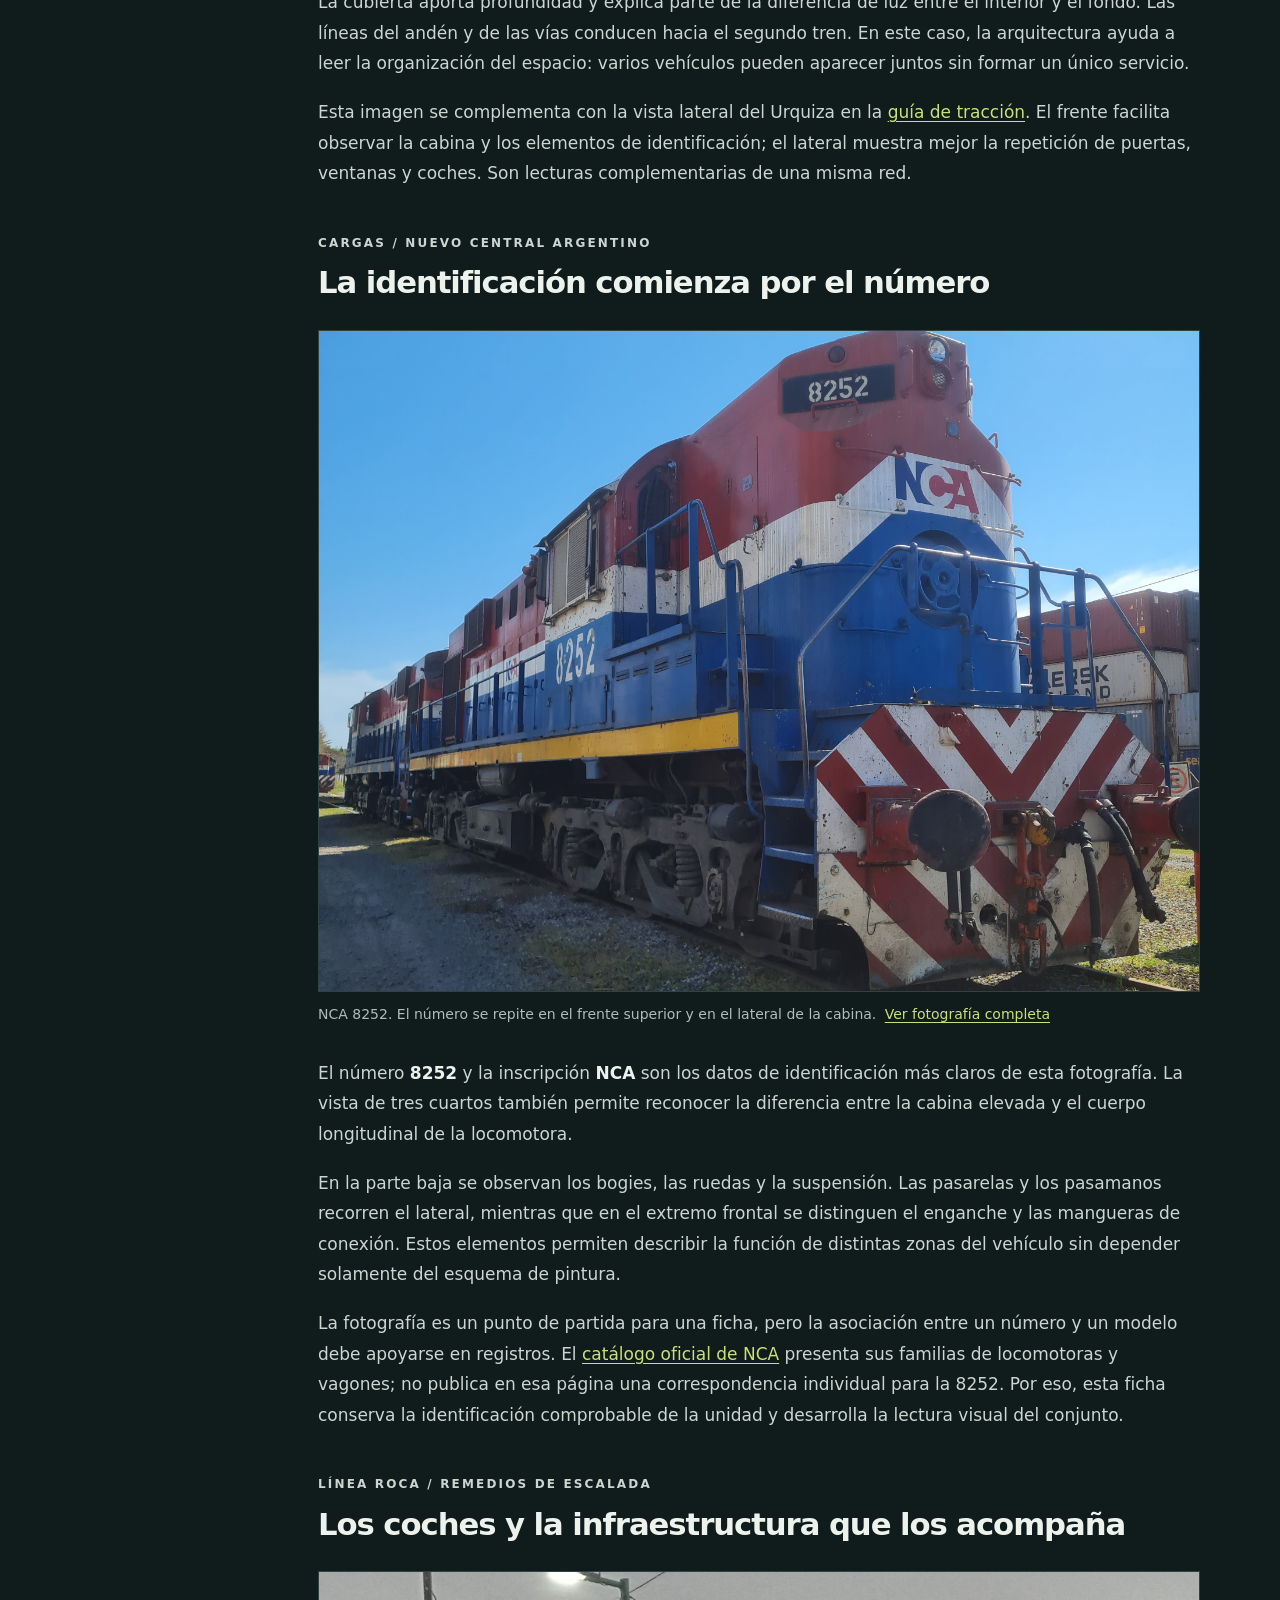
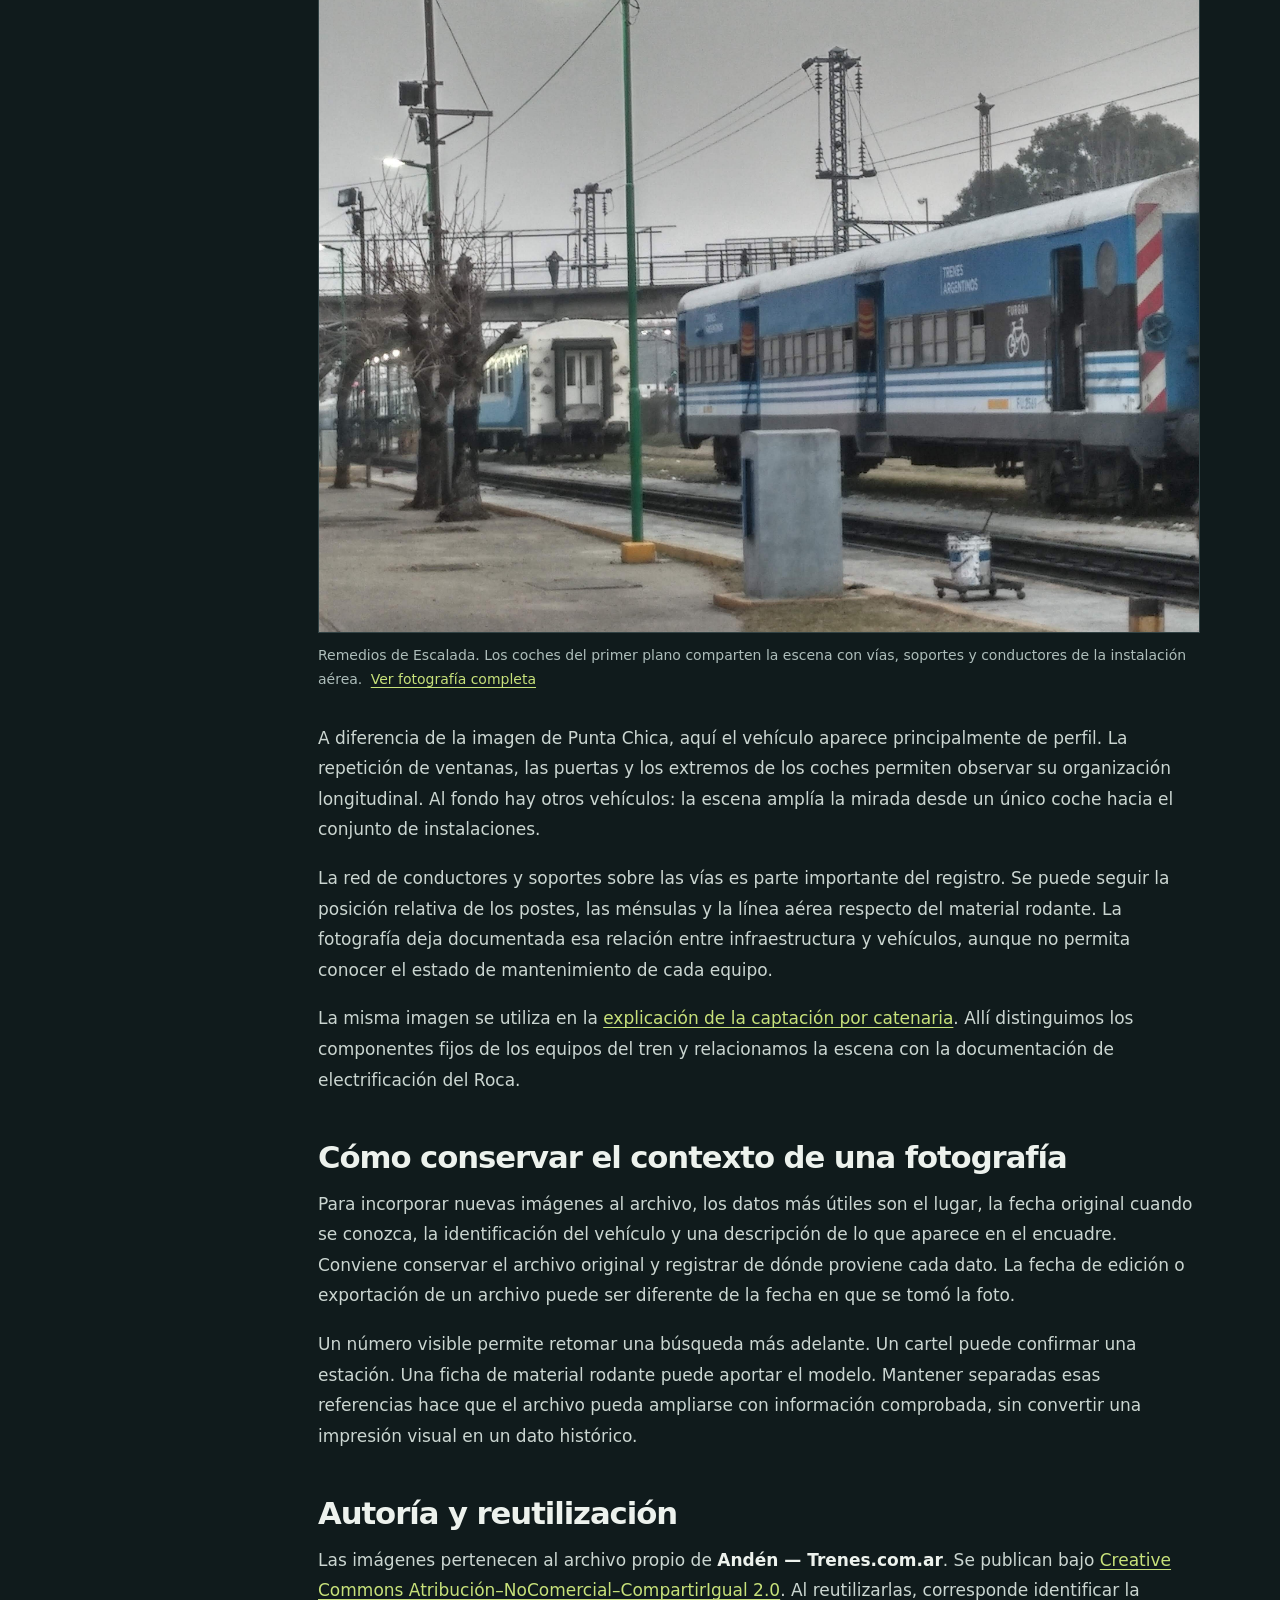
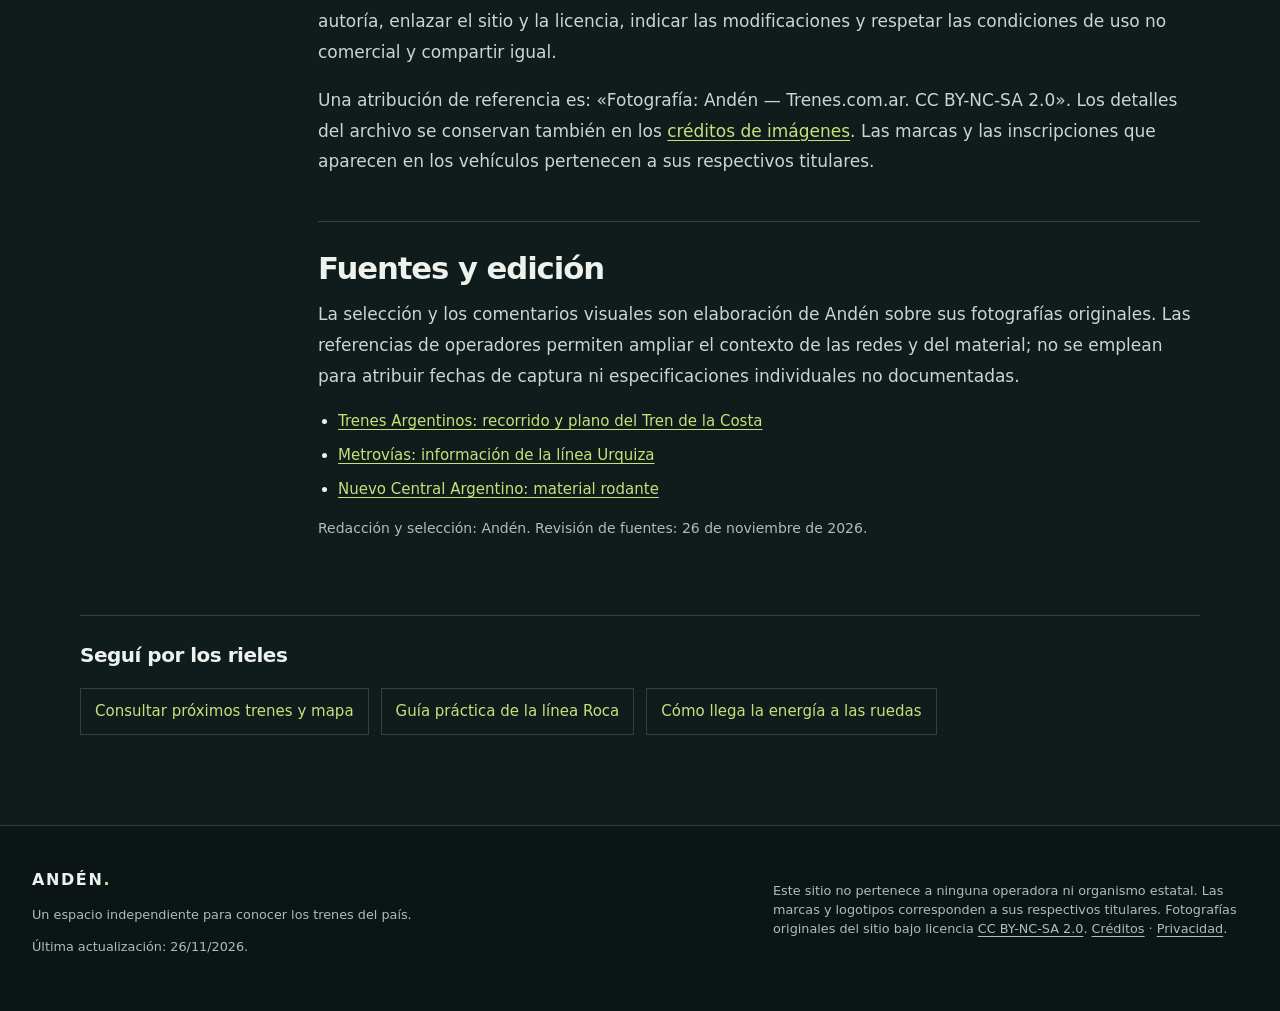
<file: fotografia-ferroviaria.html>
<!doctype html>
<html lang="es-AR">
<head>
<meta charset="utf-8">
<meta name="viewport" content="width=device-width, initial-scale=1">
<meta name="theme-color" content="#101b1c">
<meta name="description" content="Fotografías propias de Punta Chica, Federico Lacroze, NCA 8252 y Remedios de Escalada, con identificación, lectura visual y referencias documentales.">
<title>Archivo ferroviario: cuatro escenas comentadas | Andén</title>
<link rel="canonical" href="https://trenes.com.ar/fotografia-ferroviaria.html">
<meta property="og:type" content="article">
<meta property="og:title" content="Archivo ferroviario: cuatro escenas comentadas | Andén">
<meta property="og:description" content="Fotografías propias de Punta Chica, Federico Lacroze, NCA 8252 y Remedios de Escalada, con identificación, lectura visual y referencias documentales.">
<meta property="og:url" content="https://trenes.com.ar/fotografia-ferroviaria.html">
<meta property="og:image" content="https://trenes.com.ar/images/Costa.jpg">
<meta property="article:modified_time" content="2026-11-26">
<link rel="icon" href="images/favicon-96.png" type="image/png" sizes="96x96">
<link rel="stylesheet" href="css/styles.css">
<link rel="stylesheet" href="css/lecturas.css">
<link rel="stylesheet" href="css/guias.css">
<script src="js/main.js" defer></script>
</head>
<body>
<a class="skip" href="#contenido">Saltar al contenido</a>
<header class="site-header">
    <div class="wrap header-inner">
      <a class="brand" href="index.html" aria-label="Andén, ir al inicio"><span class="brand-mark" aria-hidden="true">//</span><span>ANDÉN<span class="brand-dot">.</span></span></a>
      <div class="header-actions"><nav aria-label="Navegación principal"><a href="proximos-trenes.html">Próximos trenes</a><a href="index.html#lecturas">Guías</a><a href="index.html#operadoras">Operadoras</a><a href="index.html#fotografias">Fotografías</a><button type="button" class="nav-contact" data-contact-open>Contacto</button></nav><a class="linkedin-icon" href="https://www.linkedin.com/in/hidalgojuanignacio21/" target="_blank" rel="noopener noreferrer" aria-label="LinkedIn de Juan Ignacio Hidalgo (abre en otra pestaña)"><svg viewBox="0 0 24 24" aria-hidden="true" focusable="false"><path fill="currentColor" d="M20.45 2H3.55C2.69 2 2 2.68 2 3.52v16.96c0 .84.69 1.52 1.55 1.52h16.9c.86 0 1.55-.68 1.55-1.52V3.52c0-.84-.69-1.52-1.55-1.52ZM7.93 18.75H4.98V9.2h2.95v9.55ZM6.45 7.9a1.71 1.71 0 1 1 0-3.42 1.71 1.71 0 0 1 0 3.42Zm12.3 10.85H15.8V14.1c0-1.11-.02-2.54-1.55-2.54-1.55 0-1.79 1.21-1.79 2.46v4.73H9.51V9.2h2.83v1.3h.04c.39-.74 1.36-1.53 2.79-1.53 2.99 0 3.58 1.97 3.58 4.53v5.25Z"/></svg></a></div>
    </div>
  </header>
<main id="contenido" class="wrap article-page guide-page">
<nav class="guide-breadcrumb" aria-label="Ubicación"><a href="index.html#lecturas">Guías de Andén</a><span aria-hidden="true">/</span><span>FOTOGRAFÍA / ARCHIVO PROPIO</span></nav>
<article aria-labelledby="article-title">
<header class="guide-heading"><p class="eyebrow">FOTOGRAFÍA / ARCHIVO PROPIO</p><h1 id="article-title">Archivo ferroviario: cuatro escenas comentadas</h1><p class="article-lead">Punta Chica, Federico Lacroze, la NCA 8252 y Remedios de Escalada: un recorrido por los vehículos y los espacios que aparecen en nuestras fotografías.</p><p class="guide-byline">Por Andén <span aria-hidden="true">·</span> Actualizado el <time datetime="2026-11-26">26 de noviembre de 2026</time></p></header>
<div class="guide-layout"><nav class="guide-index" aria-label="Índice del artículo"><p>En esta página</p><a href="#archivo">La selección</a><a href="#punta-chica">Punta Chica</a><a href="#lacroze">Federico Lacroze</a><a href="#nca">NCA 8252</a><a href="#escalada">Remedios de Escalada</a><a href="#conservar">Conservar el contexto</a><a href="#reutilizacion">Reutilizar imágenes</a><a href="#fuentes">Fuentes y edición</a></nav><div class="article-body guide-body">
<section id="archivo"><h2>Cuatro escenas, cuatro formas de mirar el ferrocarril</h2>
<p>Una fotografía puede servir para identificar un vehículo, pero también para estudiar cómo se relacionan un tren, un andén y las instalaciones que lo rodean. En esta selección del archivo propio de Andén, cada imagen responde a una pregunta distinta: cómo se accede a una formación, cómo se organiza una terminal, qué permite reconocer una locomotora y qué infraestructura acompaña a los coches.</p>
<p>Los lugares identificados retoman los datos del archivo del sitio; las observaciones describen elementos visibles en las imágenes. Las fechas de captura no están documentadas en las fichas de esta selección. La fecha de revisión al pie corresponde a la edición del artículo.</p></section>
<section id="punta-chica"><p class="eyebrow">TREN DE LA COSTA / PUNTA CHICA</p><h2>El tren y el borde del andén</h2>
<figure class="guide-photo"><img src="images/Costa.jpg" alt="Formación del Tren de la Costa junto al andén de Punta Chica, con el nombre de la estación visible al fondo" width="3024" height="2268" fetchpriority="high" decoding="async"><figcaption>Punta Chica. El nombre de la estación se distingue en el cartel del fondo; el tren ocupa la vía junto al andén. <a href="images/Costa.jpg" target="_blank" rel="noopener noreferrer">Ver fotografía completa</a></figcaption></figure>
<p>El encuadre reúne tres referencias que ayudan a situar la escena: la formación, el borde amarillo del andén y el cartel «Punta Chica». La vegetación y las construcciones completan el entorno, pero es la señalización de la estación la que aporta la referencia más directa sobre el lugar.</p>
<p>En el techo se distingue el equipo de captación bajo la línea aérea. En el lateral, las puertas se distribuyen a lo largo de la formación para el acceso de pasajeros. La relación entre esas puertas y la altura del andén permite mirar el tren como parte de un sistema de transporte, además de observar su frente.</p>
<p>Para recorrer esta línea, la operadora publica la relación <strong>Avenida Maipú–Delta</strong> y su plano de estaciones. Ese documento sirve para ubicar Punta Chica dentro del recorrido; la imagen registra una escena del archivo, mientras que los horarios para un viaje se consultan en la <a href="https://www.argentina.gob.ar/transporte/trenes-argentinos/horarios-tarifas-y-recorridos/areametropolitana/tren-de-la-costa" target="_blank" rel="noopener noreferrer">información oficial del Tren de la Costa</a>.</p></section>
<section id="lacroze"><p class="eyebrow">LÍNEA URQUIZA / FEDERICO LACROZE</p><h2>Una terminal vista desde sus formaciones</h2>
<figure class="guide-photo"><img src="images/Lacroze.jpg" alt="Dos frentes de formaciones de la línea Urquiza bajo la cubierta de Federico Lacroze, iluminados de noche" width="3024" height="2268" loading="lazy" decoding="async"><figcaption>Federico Lacroze. Dos frentes ferroviarios quedan separados por las vías y por la perspectiva de la cubierta. <a href="images/Lacroze.jpg" target="_blank" rel="noopener noreferrer">Ver fotografía completa</a></figcaption></figure>
<p>La iluminación dirige la mirada hacia los extremos de las formaciones. En el frente más cercano se reconocen el número grande, el paso central y las franjas de contraste; más atrás, otra formación permite comparar la disposición de los vehículos en la terminal.</p>
<p>La cubierta aporta profundidad y explica parte de la diferencia de luz entre el interior y el fondo. Las líneas del andén y de las vías conducen hacia el segundo tren. En este caso, la arquitectura ayuda a leer la organización del espacio: varios vehículos pueden aparecer juntos sin formar un único servicio.</p>
<p>Esta imagen se complementa con la vista lateral del Urquiza en la <a href="traccion-ferroviaria.html#tercer-riel">guía de tracción</a>. El frente facilita observar la cabina y los elementos de identificación; el lateral muestra mejor la repetición de puertas, ventanas y coches. Son lecturas complementarias de una misma red.</p></section>
<section id="nca"><p class="eyebrow">CARGAS / NUEVO CENTRAL ARGENTINO</p><h2>La identificación comienza por el número</h2>
<figure class="guide-photo"><img src="images/NCA.jpg" alt="Locomotora NCA 8252 con cabina elevada, capó longitudinal, pasamanos y bogies visibles" width="3024" height="2268" loading="lazy" decoding="async"><figcaption>NCA 8252. El número se repite en el frente superior y en el lateral de la cabina. <a href="images/NCA.jpg" target="_blank" rel="noopener noreferrer">Ver fotografía completa</a></figcaption></figure>
<p>El número <strong>8252</strong> y la inscripción <strong>NCA</strong> son los datos de identificación más claros de esta fotografía. La vista de tres cuartos también permite reconocer la diferencia entre la cabina elevada y el cuerpo longitudinal de la locomotora.</p>
<p>En la parte baja se observan los bogies, las ruedas y la suspensión. Las pasarelas y los pasamanos recorren el lateral, mientras que en el extremo frontal se distinguen el enganche y las mangueras de conexión. Estos elementos permiten describir la función de distintas zonas del vehículo sin depender solamente del esquema de pintura.</p>
<p>La fotografía es un punto de partida para una ficha, pero la asociación entre un número y un modelo debe apoyarse en registros. El <a href="https://nca.com.ar/material-rodante" target="_blank" rel="noopener noreferrer">catálogo oficial de NCA</a> presenta sus familias de locomotoras y vagones; no publica en esa página una correspondencia individual para la 8252. Por eso, esta ficha conserva la identificación comprobable de la unidad y desarrolla la lectura visual del conjunto.</p></section>
<section id="escalada"><p class="eyebrow">LÍNEA ROCA / REMEDIOS DE ESCALADA</p><h2>Los coches y la infraestructura que los acompaña</h2>
<figure class="guide-photo"><img src="images/Escalada.jpg" alt="Coches ferroviarios junto a varias vías en Remedios de Escalada con postes y conductores aéreos sobre ellos" width="3040" height="2280" loading="lazy" decoding="async"><figcaption>Remedios de Escalada. Los coches del primer plano comparten la escena con vías, soportes y conductores de la instalación aérea. <a href="images/Escalada.jpg" target="_blank" rel="noopener noreferrer">Ver fotografía completa</a></figcaption></figure>
<p>A diferencia de la imagen de Punta Chica, aquí el vehículo aparece principalmente de perfil. La repetición de ventanas, las puertas y los extremos de los coches permiten observar su organización longitudinal. Al fondo hay otros vehículos: la escena amplía la mirada desde un único coche hacia el conjunto de instalaciones.</p>
<p>La red de conductores y soportes sobre las vías es parte importante del registro. Se puede seguir la posición relativa de los postes, las ménsulas y la línea aérea respecto del material rodante. La fotografía deja documentada esa relación entre infraestructura y vehículos, aunque no permita conocer el estado de mantenimiento de cada equipo.</p>
<p>La misma imagen se utiliza en la <a href="traccion-ferroviaria.html#catenaria">explicación de la captación por catenaria</a>. Allí distinguimos los componentes fijos de los equipos del tren y relacionamos la escena con la documentación de electrificación del Roca.</p></section>
<section id="conservar"><h2>Cómo conservar el contexto de una fotografía</h2>
<p>Para incorporar nuevas imágenes al archivo, los datos más útiles son el lugar, la fecha original cuando se conozca, la identificación del vehículo y una descripción de lo que aparece en el encuadre. Conviene conservar el archivo original y registrar de dónde proviene cada dato. La fecha de edición o exportación de un archivo puede ser diferente de la fecha en que se tomó la foto.</p>
<p>Un número visible permite retomar una búsqueda más adelante. Un cartel puede confirmar una estación. Una ficha de material rodante puede aportar el modelo. Mantener separadas esas referencias hace que el archivo pueda ampliarse con información comprobada, sin convertir una impresión visual en un dato histórico.</p></section>
<section id="reutilizacion"><h2>Autoría y reutilización</h2>
<p>Las imágenes pertenecen al archivo propio de <strong>Andén — Trenes.com.ar</strong>. Se publican bajo <a href="https://creativecommons.org/licenses/by-nc-sa/2.0/" target="_blank" rel="noopener noreferrer">Creative Commons Atribución–NoComercial–CompartirIgual 2.0</a>. Al reutilizarlas, corresponde identificar la autoría, enlazar el sitio y la licencia, indicar las modificaciones y respetar las condiciones de uso no comercial y compartir igual.</p>
<p>Una atribución de referencia es: «Fotografía: Andén — Trenes.com.ar. CC BY-NC-SA 2.0». Los detalles del archivo se conservan también en los <a href="CREDITOS-IMAGENES.md">créditos de imágenes</a>. Las marcas y las inscripciones que aparecen en los vehículos pertenecen a sus respectivos titulares.</p></section>
<section class="guide-sources" id="fuentes"><h2>Fuentes y edición</h2><p>La selección y los comentarios visuales son elaboración de Andén sobre sus fotografías originales. Las referencias de operadores permiten ampliar el contexto de las redes y del material; no se emplean para atribuir fechas de captura ni especificaciones individuales no documentadas.</p><ul><li><a href="https://www.argentina.gob.ar/transporte/trenes-argentinos/horarios-tarifas-y-recorridos/areametropolitana/tren-de-la-costa" target="_blank" rel="noopener noreferrer">Trenes Argentinos: recorrido y plano del Tren de la Costa</a></li><li><a href="https://metrovias.com.ar/index.php/institucional-2/" target="_blank" rel="noopener noreferrer">Metrovías: información de la línea Urquiza</a></li><li><a href="https://nca.com.ar/material-rodante" target="_blank" rel="noopener noreferrer">Nuevo Central Argentino: material rodante</a></li></ul><p class="guide-small">Redacción y selección: Andén. Revisión de fuentes: <time datetime="2026-11-26">26 de noviembre de 2026</time>.</p></section></div></div>
</article>
<aside class="guide-related" aria-label="Seguir explorando"><h2>Seguí por los rieles</h2><a href="proximos-trenes.html">Consultar próximos trenes y mapa</a><a href="servicios-de-pasajeros.html">Guía práctica de la línea Roca</a><a href="traccion-ferroviaria.html">Cómo llega la energía a las ruedas</a></aside>
</main>
  <dialog class="contact-dialog" id="contact-dialog" aria-labelledby="contact-title"><div class="dialog-head"><p class="eyebrow">CONTACTO</p><button type="button" class="dialog-close" data-contact-close aria-label="Cerrar contacto">×</button></div><h2 id="contact-title">Hablemos de ferrocarriles.</h2><p>Para consultas sobre este sitio, podés escribirme por LinkedIn.</p><a class="contact-link" href="https://www.linkedin.com/in/hidalgojuanignacio21/" target="_blank" rel="noopener noreferrer">Ir a mi LinkedIn <span aria-hidden="true">↗</span></a></dialog>
  <footer id="acerca" class="footer"><div class="wrap footer-inner"><div><span class="footer-brand">ANDÉN<span class="accent">.</span></span><p>Un espacio independiente para conocer los trenes del país.</p><p>Última actualización: 26/11/2026.</p></div><p>Este sitio no pertenece a ninguna operadora ni organismo estatal. Las marcas y logotipos corresponden a sus respectivos titulares. Fotografías originales del sitio bajo licencia <a href="https://creativecommons.org/licenses/by-nc-sa/2.0/" target="_blank" rel="noopener noreferrer">CC BY-NC-SA 2.0</a>. <a href="CREDITOS-IMAGENES.md">Créditos</a> · <a href="privacidad.html">Privacidad</a>.</p></div></footer>
</body>
</html>
</file>
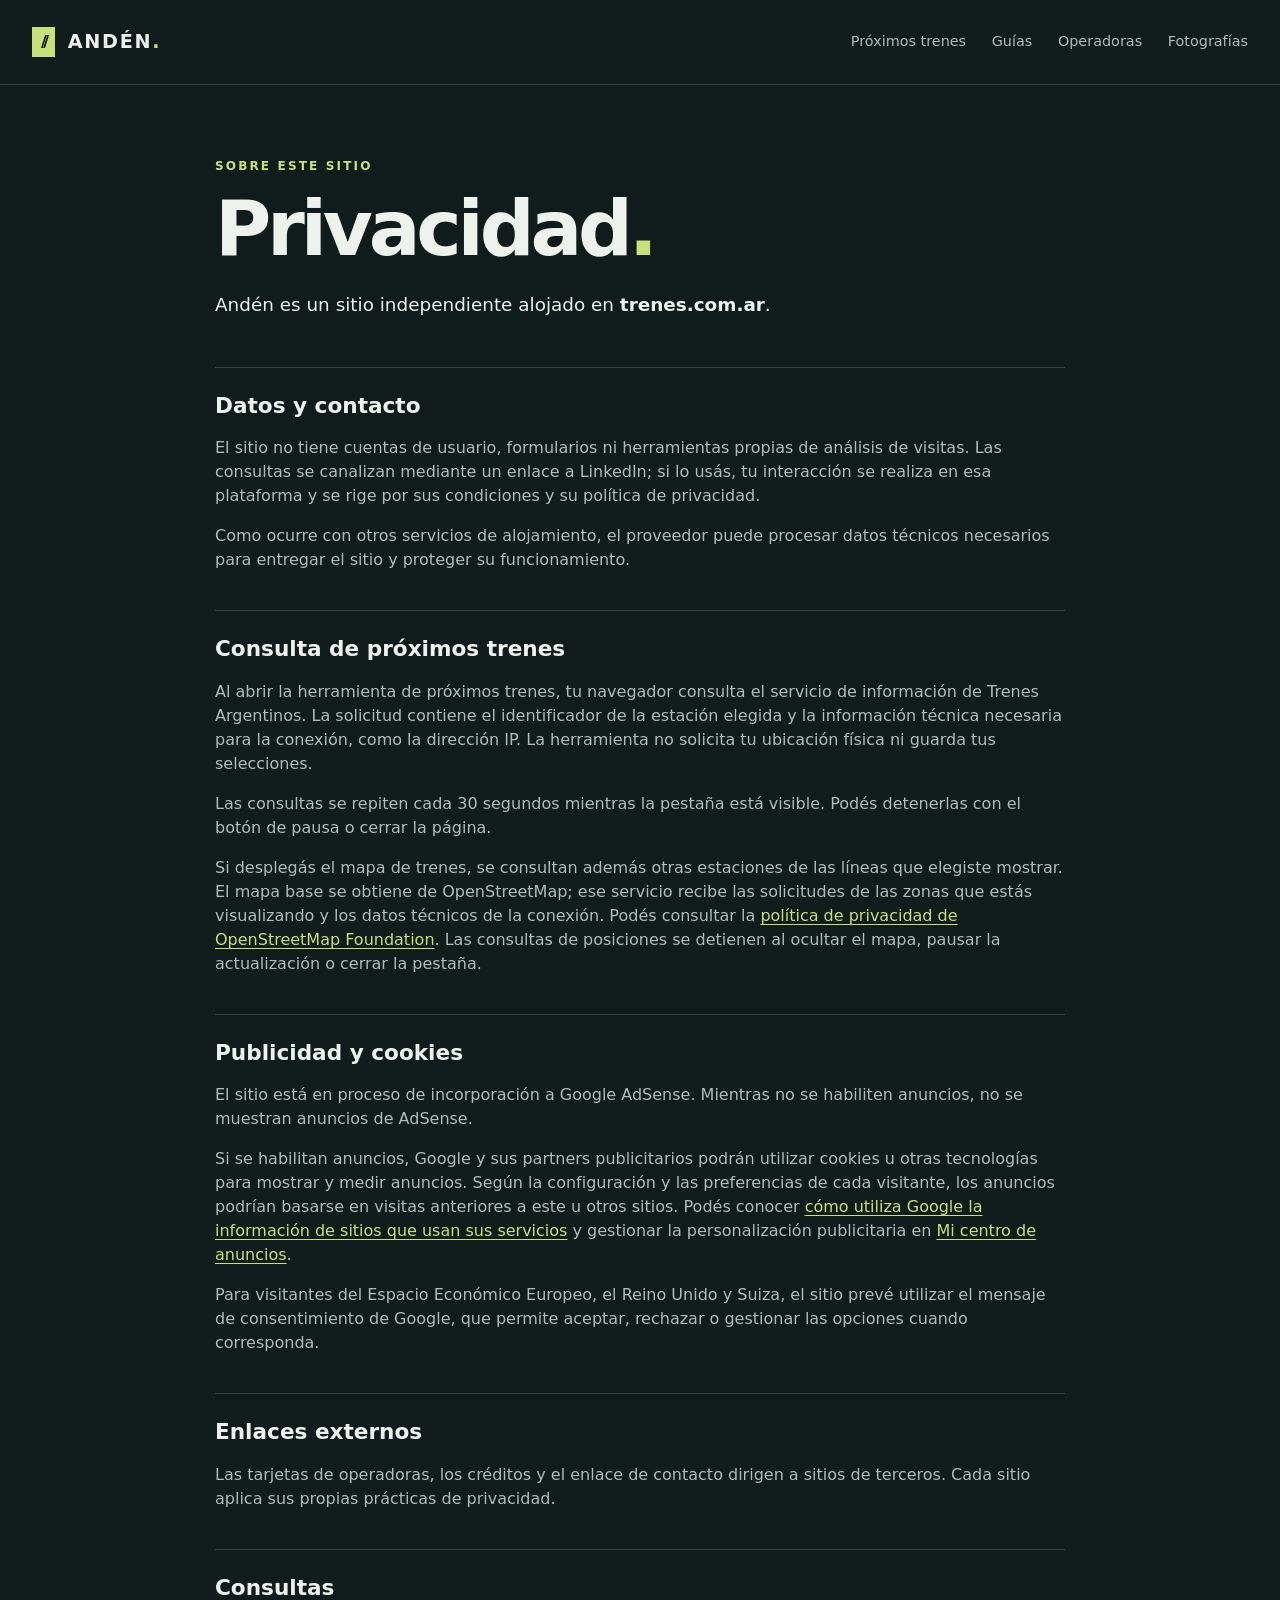
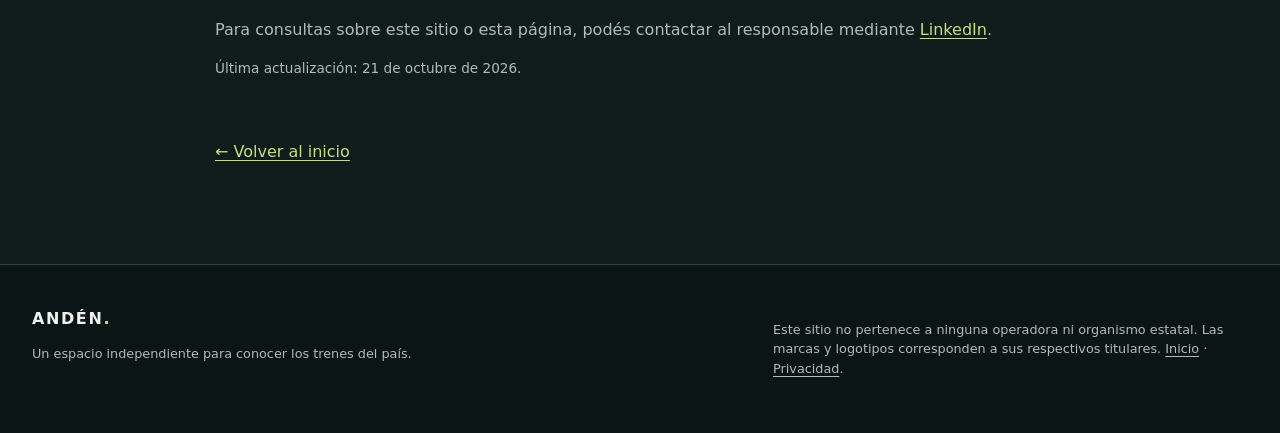
<file: privacidad.html>
<!doctype html>
<html lang="es-AR">
<head>
  <meta charset="utf-8">
  <meta name="google-adsense-account" content="ca-pub-5751504720550855">
  <meta name="viewport" content="width=device-width, initial-scale=1">
  <meta name="theme-color" content="#101b1c">
  <meta name="description" content="Información sobre privacidad, publicidad y enlaces externos en trenes.com.ar.">
  <meta property="og:type" content="website">
  <meta property="og:title" content="Privacidad · Andén">
  <meta property="og:description" content="Cómo funciona la publicidad y qué información se utiliza en trenes.com.ar.">
  <title>Privacidad · Andén</title>
  <link rel="canonical" href="https://trenes.com.ar/privacidad.html">
  <link rel="icon" href="images/favicon-96.png" type="image/png" sizes="96x96">
  <link rel="stylesheet" href="css/styles.css">
</head>
<body>
  <a class="skip" href="#contenido">Saltar al contenido</a>
  <header class="site-header">
    <div class="wrap header-inner">
      <a class="brand" href="index.html" aria-label="Andén, ir al inicio"><span class="brand-mark" aria-hidden="true">//</span><span>ANDÉN<span class="brand-dot">.</span></span></a>
      <nav aria-label="Navegación principal"><a href="proximos-trenes.html">Próximos trenes</a><a href="index.html#lecturas">Guías</a><a href="index.html#operadoras">Operadoras</a><a href="index.html#fotografias">Fotografías</a></nav>
    </div>
  </header>
  <main id="contenido" class="wrap privacy-page">
    <p class="eyebrow">SOBRE ESTE SITIO</p>
    <h1>Privacidad<span class="accent">.</span></h1>
    <p class="privacy-lead">Andén es un sitio independiente alojado en <strong>trenes.com.ar</strong>.</p>

    <section aria-labelledby="datos"><h2 id="datos">Datos y contacto</h2>
      <p>El sitio no tiene cuentas de usuario, formularios ni herramientas propias de análisis de visitas. Las consultas se canalizan mediante un enlace a LinkedIn; si lo usás, tu interacción se realiza en esa plataforma y se rige por sus condiciones y su política de privacidad.</p>
      <p> Como ocurre con otros servicios de alojamiento, el proveedor puede procesar datos técnicos necesarios para entregar el sitio y proteger su funcionamiento.</p>
    </section>
    <section aria-labelledby="arribos-privacidad"><h2 id="arribos-privacidad">Consulta de próximos trenes</h2>
      <p>Al abrir la herramienta de próximos trenes, tu navegador consulta el servicio de información de Trenes Argentinos. La solicitud contiene el identificador de la estación elegida y la información técnica necesaria para la conexión, como la dirección IP. La herramienta no solicita tu ubicación física ni guarda tus selecciones.</p>
      <p>Las consultas se repiten cada 30 segundos mientras la pestaña está visible. Podés detenerlas con el botón de pausa o cerrar la página.</p>
      <p>Si desplegás el mapa de trenes, se consultan además otras estaciones de las líneas que elegiste mostrar. El mapa base se obtiene de OpenStreetMap; ese servicio recibe las solicitudes de las zonas que estás visualizando y los datos técnicos de la conexión. Podés consultar la <a href="https://osmfoundation.org/wiki/Privacy_Policy" target="_blank" rel="noopener noreferrer">política de privacidad de OpenStreetMap Foundation</a>. Las consultas de posiciones se detienen al ocultar el mapa, pausar la actualización o cerrar la pestaña.</p>
    </section>
    <section aria-labelledby="anuncios"><h2 id="anuncios">Publicidad y cookies</h2>
      <p>El sitio está en proceso de incorporación a Google AdSense. Mientras no se habiliten anuncios, no se muestran anuncios de AdSense.</p>
      <p>Si se habilitan anuncios, Google y sus partners publicitarios podrán utilizar cookies u otras tecnologías para mostrar y medir anuncios. Según la configuración y las preferencias de cada visitante, los anuncios podrían basarse en visitas anteriores a este u otros sitios. Podés conocer <a href="https://policies.google.com/technologies/partner-sites?hl=es" target="_blank" rel="noopener noreferrer">cómo utiliza Google la información de sitios que usan sus servicios</a> y gestionar la personalización publicitaria en <a href="https://myadcenter.google.com/" target="_blank" rel="noopener noreferrer">Mi centro de anuncios</a>.</p>
      <p>Para visitantes del Espacio Económico Europeo, el Reino Unido y Suiza, el sitio prevé utilizar el mensaje de consentimiento de Google, que permite aceptar, rechazar o gestionar las opciones cuando corresponda.</p>
    </section>
    <section aria-labelledby="enlaces"><h2 id="enlaces">Enlaces externos</h2>
      <p>Las tarjetas de operadoras, los créditos y el enlace de contacto dirigen a sitios de terceros. Cada sitio aplica sus propias prácticas de privacidad.</p>
    </section>
    <section aria-labelledby="consultas"><h2 id="consultas">Consultas</h2>
      <p>Para consultas sobre este sitio o esta página, podés contactar al responsable mediante <a href="https://www.linkedin.com/in/hidalgojuanignacio21/" target="_blank" rel="noopener noreferrer">LinkedIn</a>.</p>
      <p class="privacy-date">Última actualización: 21 de octubre de 2026.</p>
    </section>
    <a class="privacy-back" href="index.html">← Volver al inicio</a>
  </main>
  <footer class="footer"><div class="wrap footer-inner"><div><span class="footer-brand">ANDÉN<span class="accent">.</span></span><p>Un espacio independiente para conocer los trenes del país.</p></div><p>Este sitio no pertenece a ninguna operadora ni organismo estatal. Las marcas y logotipos corresponden a sus respectivos titulares. <a href="index.html">Inicio</a> · <a href="privacidad.html" aria-current="page">Privacidad</a>.</p></div></footer>
</body>
</html>
</file>
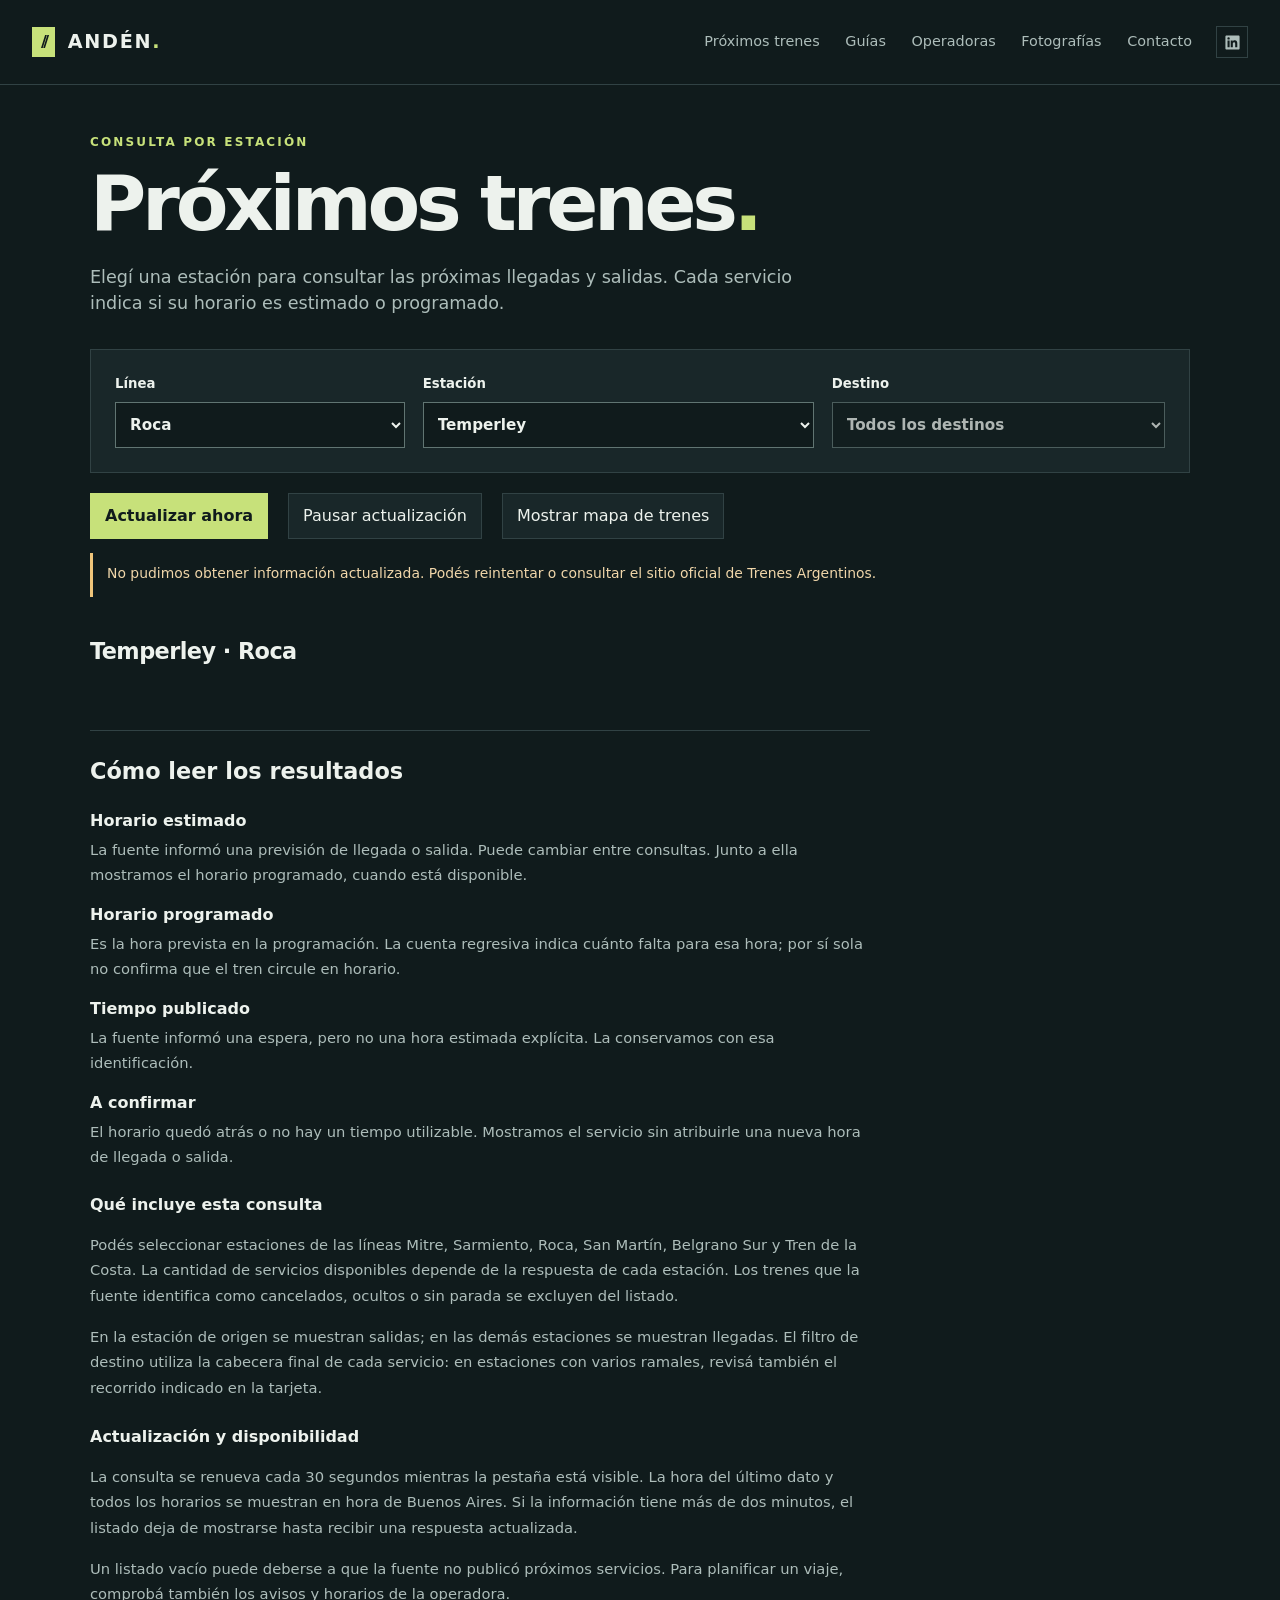
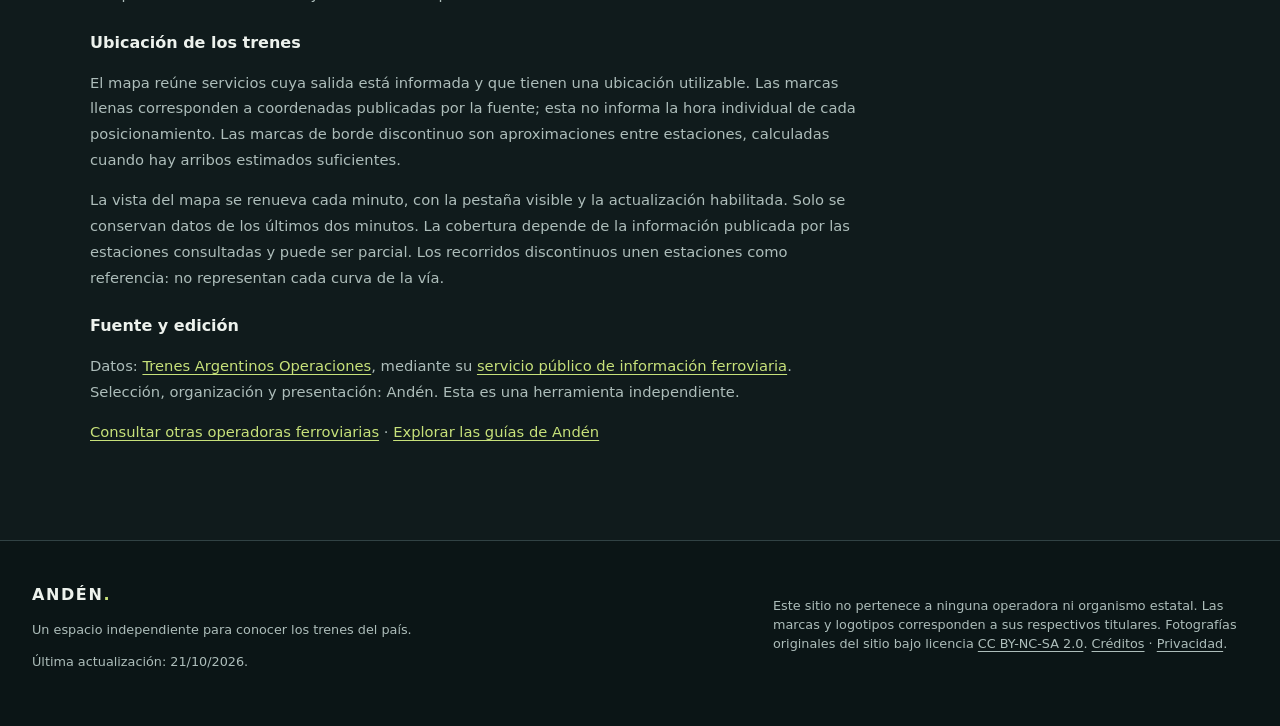
<file: proximos-trenes.html>
<!doctype html>
<html lang="es-AR">
<head>
  <meta charset="utf-8">
  <meta name="viewport" content="width=device-width, initial-scale=1">
  <meta name="theme-color" content="#101b1c">
  <meta name="referrer" content="strict-origin-when-cross-origin">
  <meta name="description" content="Consultá las próximas llegadas y salidas de trenes por estación. Horarios estimados y programados de Trenes Argentinos, con actualización automática.">
  <title>Próximos trenes por estación | Andén</title>
  <link rel="canonical" href="https://trenes.com.ar/proximos-trenes.html">
  <meta property="og:type" content="website">
  <meta property="og:title" content="Próximos trenes por estación | Andén">
  <meta property="og:description" content="Llegadas y salidas por estación, con la hora de actualización y el tipo de horario informado.">
  <meta property="og:url" content="https://trenes.com.ar/proximos-trenes.html">
  <meta property="og:image" content="https://trenes.com.ar/images/pasajeros.jpg">
  <link rel="icon" href="images/favicon-96.png" type="image/png" sizes="96x96">
  <link rel="stylesheet" href="css/styles.css">
  <link rel="stylesheet" href="css/arribos.css">
  <link rel="stylesheet" href="vendor/leaflet.css">
  <link rel="stylesheet" href="css/mapa.css">
  <script src="js/main.js" defer></script>
  <script src="js/estaciones.js" defer></script>
  <script src="js/arribos-model.js" defer></script>
  <script src="vendor/leaflet.js" defer></script>
  <script src="js/mapa-red.js" defer></script>
  <script src="js/mapa-model.js" defer></script>
  <script src="js/mapa.js" defer></script>
  <script src="js/arribos.js" defer></script>
</head>
<body>
<a class="skip" href="#contenido">Saltar al contenido</a>
  <header class="site-header">
    <div class="wrap header-inner">
      <a class="brand" href="index.html" aria-label="Andén, ir al inicio"><span class="brand-mark" aria-hidden="true">//</span><span>ANDÉN<span class="brand-dot">.</span></span></a>
      <div class="header-actions"><nav aria-label="Navegación principal"><a href="proximos-trenes.html" aria-current="page">Próximos trenes</a><a href="index.html#lecturas">Guías</a><a href="index.html#operadoras">Operadoras</a><a href="index.html#fotografias">Fotografías</a><button type="button" class="nav-contact" data-contact-open>Contacto</button></nav><a class="linkedin-icon" href="https://www.linkedin.com/in/hidalgojuanignacio21/" target="_blank" rel="noopener noreferrer" aria-label="LinkedIn de Juan Ignacio Hidalgo (abre en otra pestaña)"><svg viewBox="0 0 24 24" aria-hidden="true" focusable="false"><path fill="currentColor" d="M20.45 2H3.55C2.69 2 2 2.68 2 3.52v16.96c0 .84.69 1.52 1.55 1.52h16.9c.86 0 1.55-.68 1.55-1.52V3.52c0-.84-.69-1.52-1.55-1.52ZM7.93 18.75H4.98V9.2h2.95v9.55ZM6.45 7.9a1.71 1.71 0 1 1 0-3.42 1.71 1.71 0 0 1 0 3.42Zm12.3 10.85H15.8V14.1c0-1.11-.02-2.54-1.55-2.54-1.55 0-1.79 1.21-1.79 2.46v4.73H9.51V9.2h2.83v1.3h.04c.39-.74 1.36-1.53 2.79-1.53 2.99 0 3.58 1.97 3.58 4.53v5.25Z"/></svg></a></div>
    </div>
  </header>
<main id="contenido" class="wrap arrivals-page">
  <p class="eyebrow">CONSULTA POR ESTACIÓN</p>
  <h1>Próximos trenes<span class="accent">.</span></h1>
  <p class="arrivals-lead">Elegí una estación para consultar las próximas llegadas y salidas. Cada servicio indica si su horario es estimado o programado.</p>
  <div class="arrivals-form" role="group" aria-label="Seleccionar estación y destino">
    <label for="linea">Línea<select id="linea"></select></label>
    <label for="estacion">Estación<select id="estacion"></select></label>
    <label for="destino">Destino<select id="destino" disabled><option value="">Todos los destinos</option></select></label>
  </div>
  <div class="arrivals-controls">
    <button type="button" id="actualizar">Actualizar ahora</button>
    <button type="button" id="pausar" aria-pressed="false">Pausar actualización</button>
    <button type="button" id="mapa-toggle" aria-expanded="false" aria-controls="mapa-panel">Mostrar mapa de trenes</button>
    <span class="arrivals-updated" id="actualizado"></span>
  </div>
  <p id="mensaje" class="arrivals-message" role="status" aria-live="polite">Seleccioná una estación para consultar la información.</p>
  <noscript><p>Para consultar las llegadas necesitás activar JavaScript. También podés consultar <a href="https://www.argentina.gob.ar/transporte/trenes-argentinos" target="_blank" rel="noopener noreferrer">el sitio oficial de Trenes Argentinos</a>.</p></noscript>
  <section id="mapa-panel" class="train-map-panel" aria-labelledby="mapa-titulo" hidden>
    <div class="map-panel-head"><div><h2 id="mapa-titulo">Trenes en circulación</h2><p id="mapa-descripcion">Ubicaciones disponibles de la línea seleccionada.</p></div><label class="map-scope" for="mapa-alcance">Mostrar<select id="mapa-alcance"><option value="line">Línea seleccionada</option><option value="all">Las seis líneas</option></select></label></div>
    <div id="mapa-trenes" class="train-map" tabindex="0"></div>
    <div class="map-footer">
      <div class="map-actions"><button type="button" id="mapa-centrar-trenes">Centrar trenes</button><button type="button" id="mapa-centrar-estacion">Centrar estación elegida</button></div>
      <div class="map-legend" aria-label="Referencias del mapa"><span><i class="map-key" aria-hidden="true"></i>Posición informada</span><span><i class="map-key estimate" aria-hidden="true"></i>Posición estimada</span><span><i class="map-key route" aria-hidden="true"></i>Recorrido esquemático</span></div>
      <p id="mapa-estado" class="map-status" role="status" aria-live="polite">Esperando ubicaciones publicadas.</p>
      <p class="map-explanation">Seleccioná un tren para ver su destino y la hora del dato. Se muestran los servicios detectados con posición utilizable; la fuente puede omitir trenes.</p>
      <p id="mapa-base-aviso" class="map-explanation" hidden>No se pudo cargar parte del mapa base. Las posiciones disponibles siguen visibles.</p>
    </div>
  </section>
  <section aria-labelledby="resultados-titulo">
    <div class="arrivals-heading"><h2 id="resultados-titulo">Servicios publicados</h2><span id="cantidad"></span></div>
    <ul class="arrival-list" id="arribos" aria-busy="false"></ul>
    <button type="button" id="ver-mas" class="arrivals-more" hidden>Ver más servicios</button>
  </section>
  <section class="arrivals-method" aria-labelledby="metodo-titulo">
    <h2 id="metodo-titulo">Cómo leer los resultados</h2>
    <dl>
      <div><dt>Horario estimado</dt><dd>La fuente informó una previsión de llegada o salida. Puede cambiar entre consultas. Junto a ella mostramos el horario programado, cuando está disponible.</dd></div>
      <div><dt>Horario programado</dt><dd>Es la hora prevista en la programación. La cuenta regresiva indica cuánto falta para esa hora; por sí sola no confirma que el tren circule en horario.</dd></div>
      <div><dt>Tiempo publicado</dt><dd>La fuente informó una espera, pero no una hora estimada explícita. La conservamos con esa identificación.</dd></div>
      <div><dt>A confirmar</dt><dd>El horario quedó atrás o no hay un tiempo utilizable. Mostramos el servicio sin atribuirle una nueva hora de llegada o salida.</dd></div>
    </dl>
    <h3>Qué incluye esta consulta</h3>
    <p>Podés seleccionar estaciones de las líneas Mitre, Sarmiento, Roca, San Martín, Belgrano Sur y Tren de la Costa. La cantidad de servicios disponibles depende de la respuesta de cada estación. Los trenes que la fuente identifica como cancelados, ocultos o sin parada se excluyen del listado.</p>
    <p>En la estación de origen se muestran salidas; en las demás estaciones se muestran llegadas. El filtro de destino utiliza la cabecera final de cada servicio: en estaciones con varios ramales, revisá también el recorrido indicado en la tarjeta.</p>
    <h3>Actualización y disponibilidad</h3>
    <p>La consulta se renueva cada 30 segundos mientras la pestaña está visible. La hora del último dato y todos los horarios se muestran en hora de Buenos Aires. Si la información tiene más de dos minutos, el listado deja de mostrarse hasta recibir una respuesta actualizada.</p>
    <p>Un listado vacío puede deberse a que la fuente no publicó próximos servicios. Para planificar un viaje, comprobá también los avisos y horarios de la operadora.</p>
    <h3>Ubicación de los trenes</h3>
    <p>El mapa reúne servicios cuya salida está informada y que tienen una ubicación utilizable. Las marcas llenas corresponden a coordenadas publicadas por la fuente; esta no informa la hora individual de cada posicionamiento. Las marcas de borde discontinuo son aproximaciones entre estaciones, calculadas cuando hay arribos estimados suficientes.</p>
    <p>La vista del mapa se renueva cada minuto, con la pestaña visible y la actualización habilitada. Solo se conservan datos de los últimos dos minutos. La cobertura depende de la información publicada por las estaciones consultadas y puede ser parcial. Los recorridos discontinuos unen estaciones como referencia: no representan cada curva de la vía.</p>
    <h3>Fuente y edición</h3>
    <p>Datos: <a href="https://www.argentina.gob.ar/transporte/trenes-argentinos" target="_blank" rel="noopener noreferrer">Trenes Argentinos Operaciones</a>, mediante su <a href="https://api-servicios.sofse.gob.ar/v1/infraestructura/ramales" target="_blank" rel="noopener noreferrer">servicio público de información ferroviaria</a>. Selección, organización y presentación: Andén. Esta es una herramienta independiente.</p>
    <p><a href="index.html#operadoras">Consultar otras operadoras ferroviarias</a> · <a href="index.html#lecturas">Explorar las guías de Andén</a></p>
  </section>
</main>
  <dialog class="contact-dialog" id="contact-dialog" aria-labelledby="contact-title"><div class="dialog-head"><p class="eyebrow">CONTACTO</p><button type="button" class="dialog-close" data-contact-close aria-label="Cerrar contacto">×</button></div><h2 id="contact-title">Hablemos de ferrocarriles.</h2><p>Para consultas sobre este sitio, podés escribirme por LinkedIn.</p><a class="contact-link" href="https://www.linkedin.com/in/hidalgojuanignacio21/" target="_blank" rel="noopener noreferrer">Ir a mi LinkedIn <span aria-hidden="true">↗</span></a></dialog>
  <footer id="acerca" class="footer"><div class="wrap footer-inner"><div><span class="footer-brand">ANDÉN<span class="accent">.</span></span><p>Un espacio independiente para conocer los trenes del país.</p><p>Última actualización: 21/10/2026.</p></div><p>Este sitio no pertenece a ninguna operadora ni organismo estatal. Las marcas y logotipos corresponden a sus respectivos titulares. Fotografías originales del sitio bajo licencia <a href="https://creativecommons.org/licenses/by-nc-sa/2.0/" target="_blank" rel="noopener noreferrer">CC BY-NC-SA 2.0</a>. <a href="CREDITOS-IMAGENES.md">Créditos</a> · <a href="privacidad.html">Privacidad</a>.</p></div></footer>
</body>
</html>
</file>
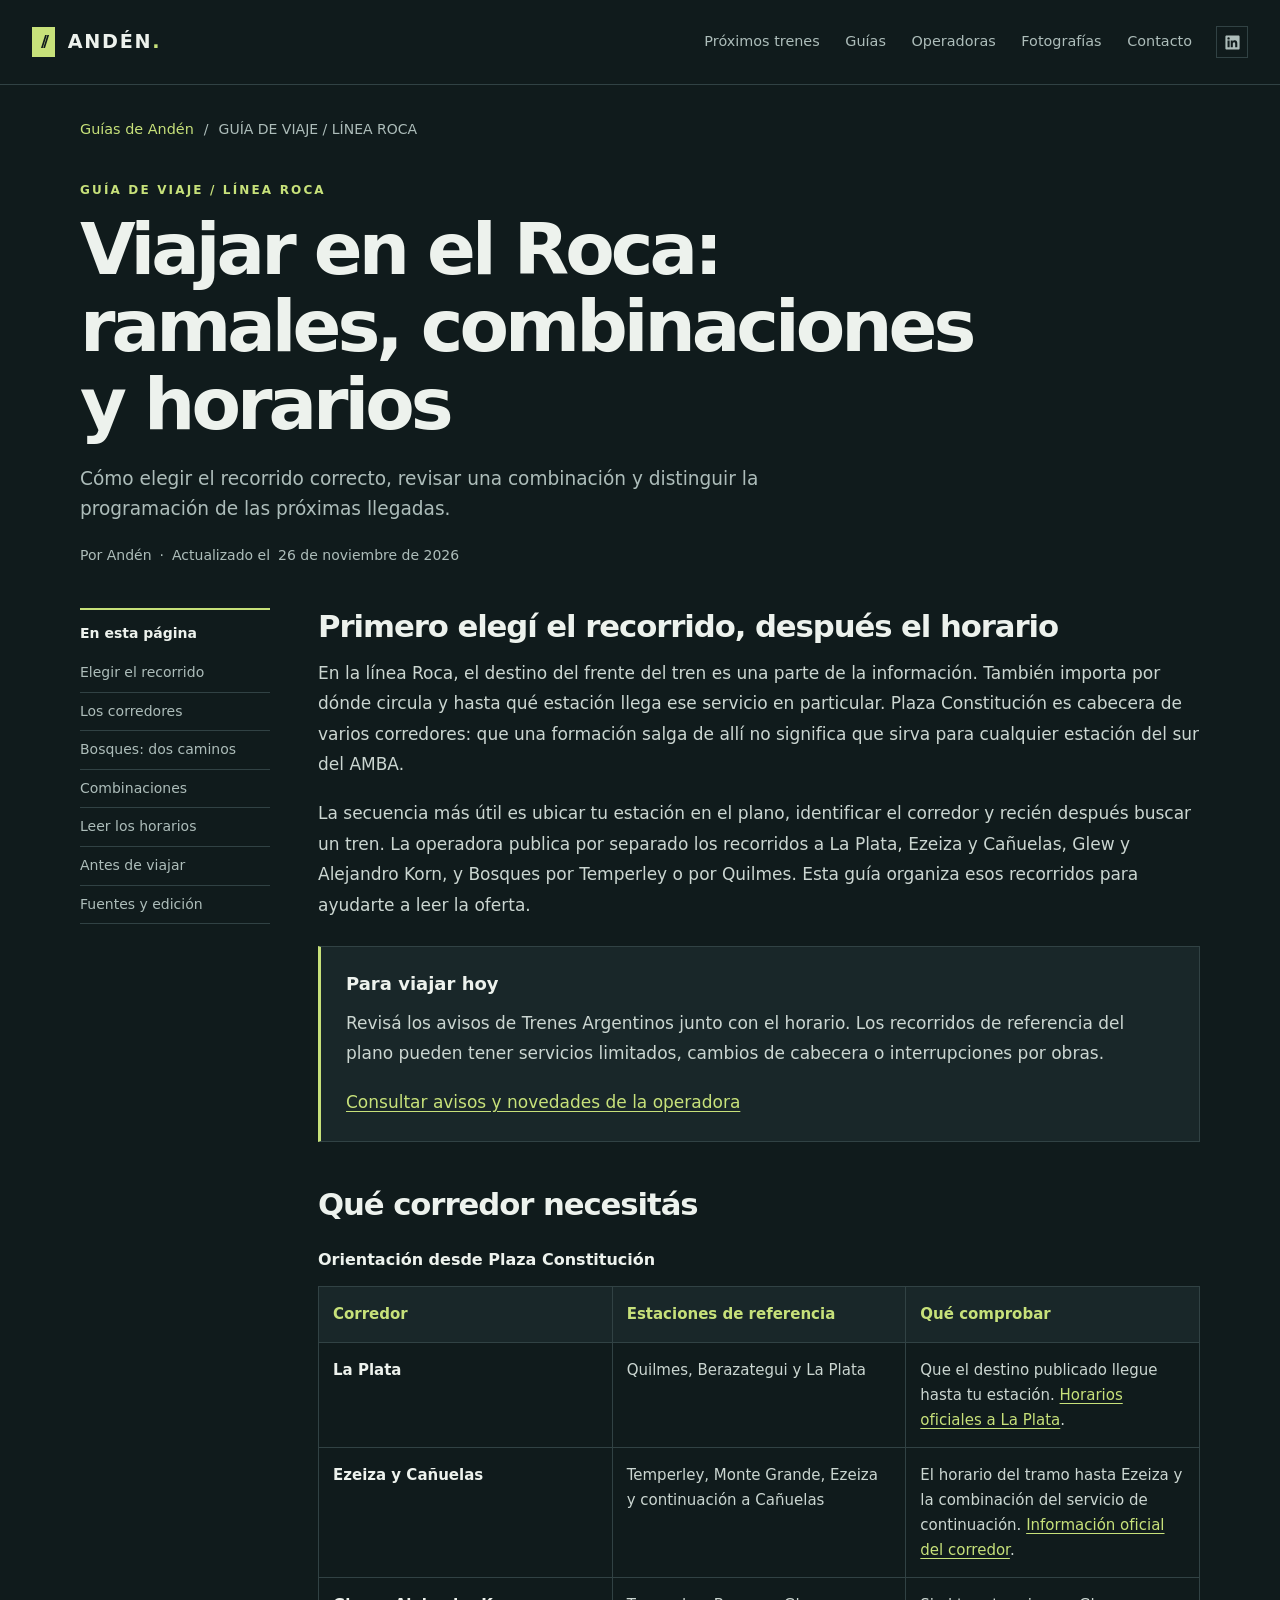
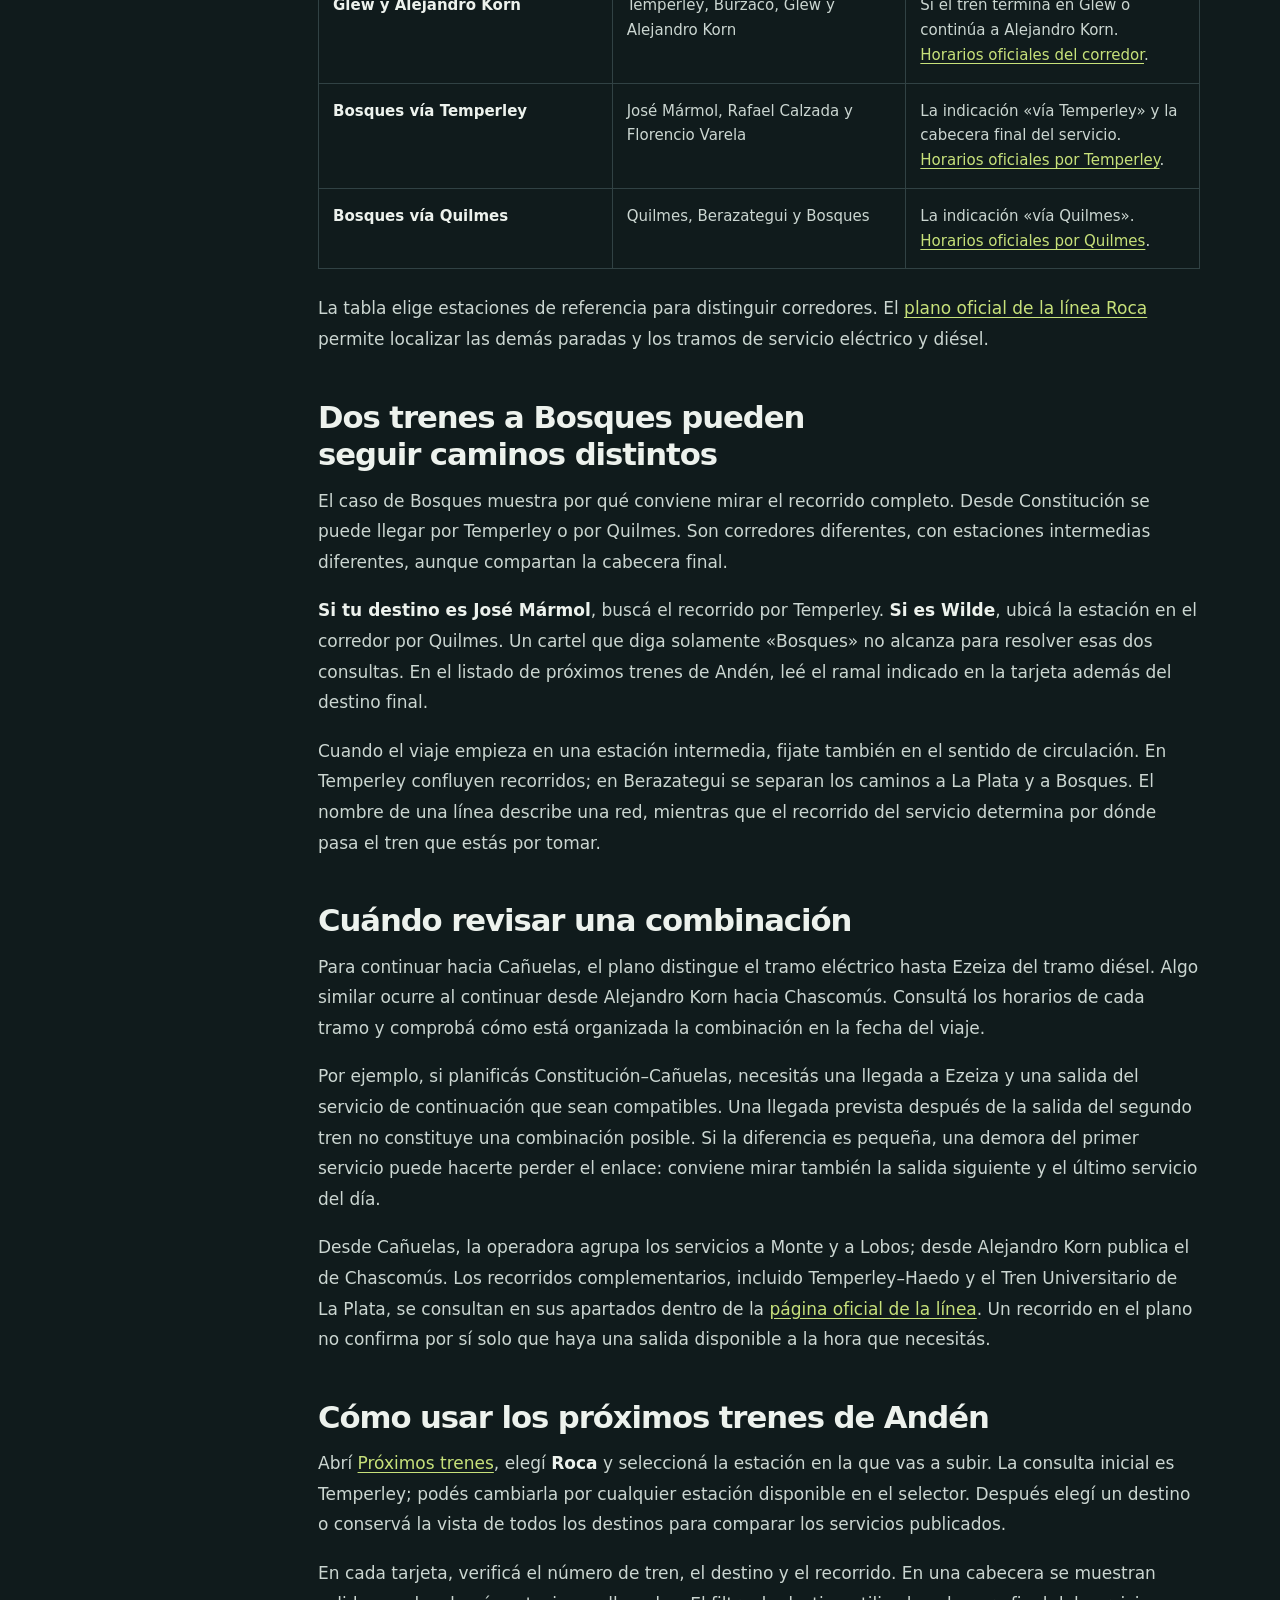
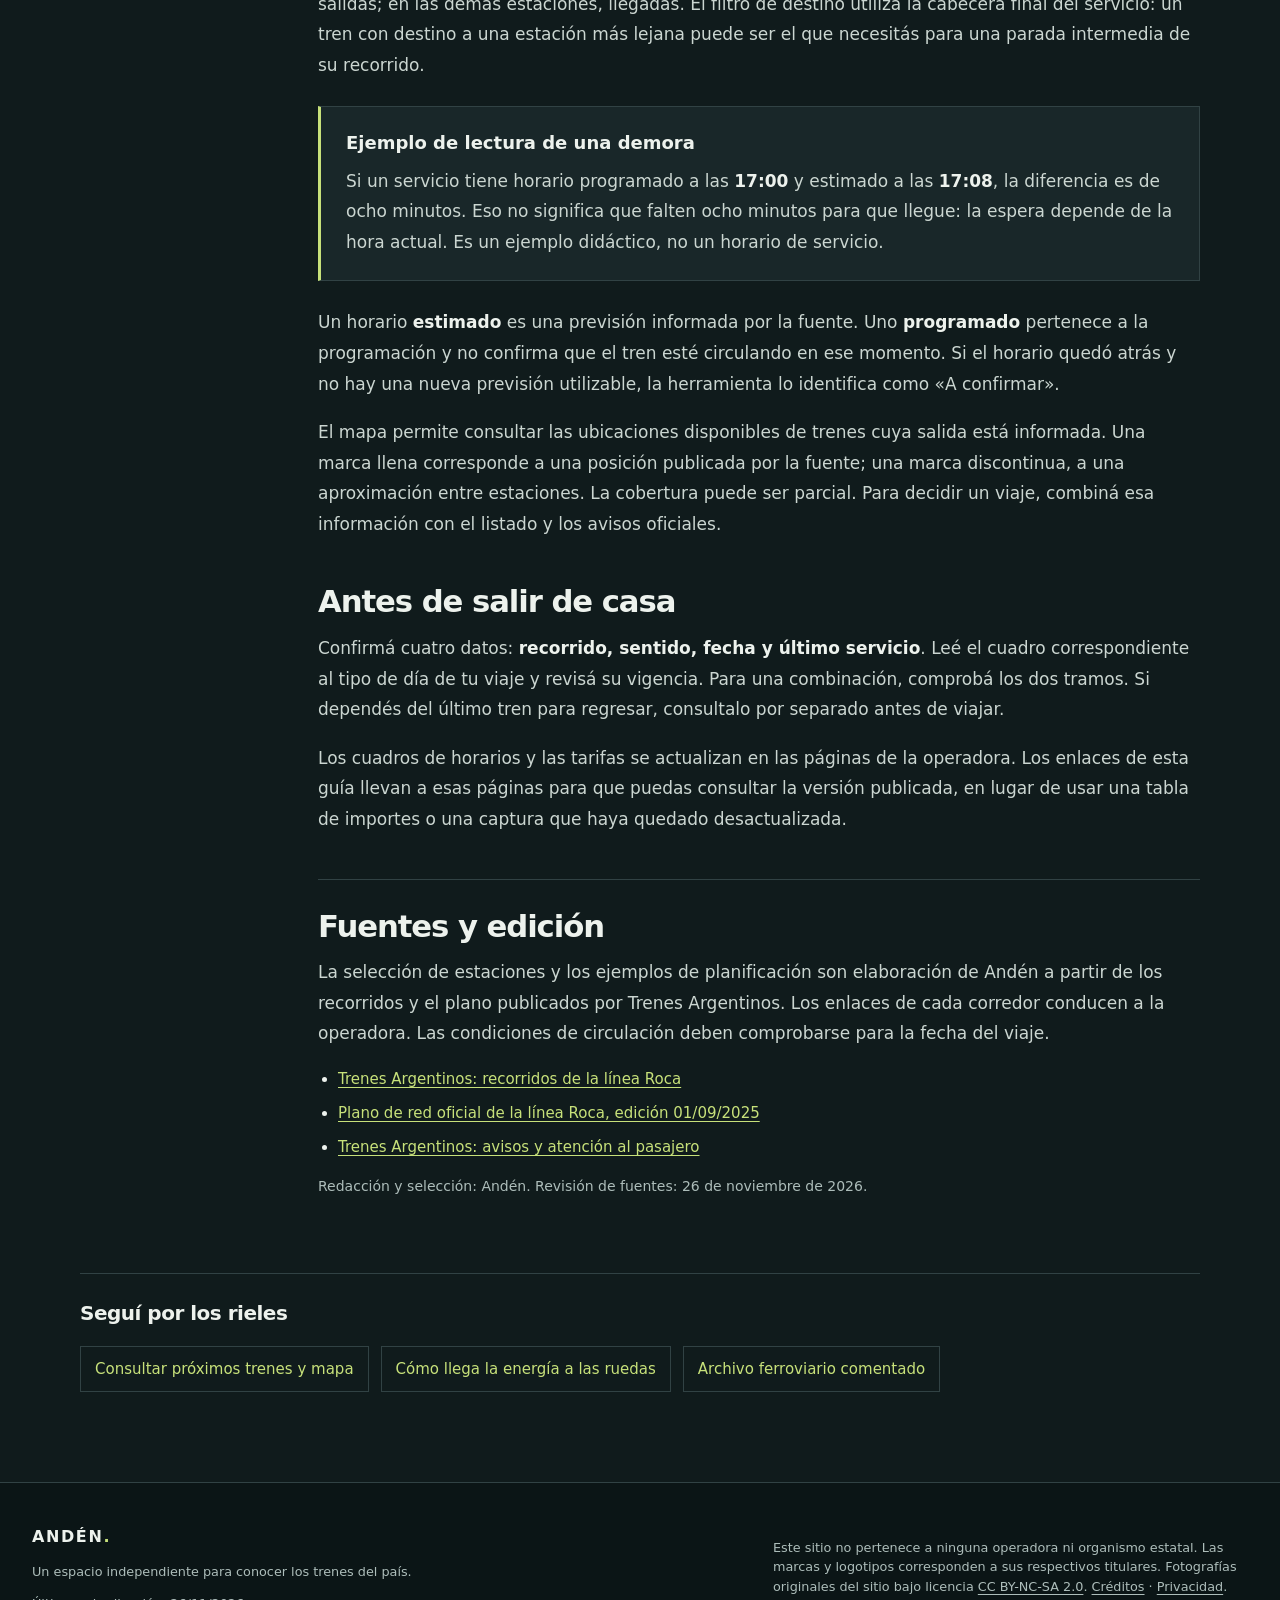
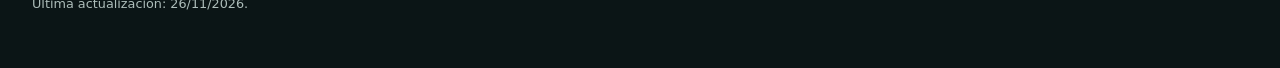
<file: servicios-de-pasajeros.html>
<!doctype html>
<html lang="es-AR">
<head>
<meta charset="utf-8">
<meta name="viewport" content="width=device-width, initial-scale=1">
<meta name="theme-color" content="#101b1c">
<meta name="description" content="Guía práctica de la línea Roca: cómo elegir ramal, distinguir Bosques vía Temperley y vía Quilmes, revisar combinaciones y consultar próximas llegadas.">
<title>Viajar en el Roca: ramales, combinaciones y horarios | Andén</title>
<link rel="canonical" href="https://trenes.com.ar/servicios-de-pasajeros.html">
<meta property="og:type" content="article">
<meta property="og:title" content="Viajar en el Roca: ramales, combinaciones y horarios | Andén">
<meta property="og:description" content="Guía práctica de la línea Roca: cómo elegir ramal, distinguir Bosques vía Temperley y vía Quilmes, revisar combinaciones y consultar próximas llegadas.">
<meta property="og:url" content="https://trenes.com.ar/servicios-de-pasajeros.html">
<meta property="og:image" content="https://trenes.com.ar/images/Escalada.jpg">
<meta property="article:modified_time" content="2026-11-26">
<link rel="icon" href="images/favicon-96.png" type="image/png" sizes="96x96">
<link rel="stylesheet" href="css/styles.css">
<link rel="stylesheet" href="css/lecturas.css">
<link rel="stylesheet" href="css/guias.css">
<script src="js/main.js" defer></script>
</head>
<body>
<a class="skip" href="#contenido">Saltar al contenido</a>
<header class="site-header">
    <div class="wrap header-inner">
      <a class="brand" href="index.html" aria-label="Andén, ir al inicio"><span class="brand-mark" aria-hidden="true">//</span><span>ANDÉN<span class="brand-dot">.</span></span></a>
      <div class="header-actions"><nav aria-label="Navegación principal"><a href="proximos-trenes.html">Próximos trenes</a><a href="index.html#lecturas">Guías</a><a href="index.html#operadoras">Operadoras</a><a href="index.html#fotografias">Fotografías</a><button type="button" class="nav-contact" data-contact-open>Contacto</button></nav><a class="linkedin-icon" href="https://www.linkedin.com/in/hidalgojuanignacio21/" target="_blank" rel="noopener noreferrer" aria-label="LinkedIn de Juan Ignacio Hidalgo (abre en otra pestaña)"><svg viewBox="0 0 24 24" aria-hidden="true" focusable="false"><path fill="currentColor" d="M20.45 2H3.55C2.69 2 2 2.68 2 3.52v16.96c0 .84.69 1.52 1.55 1.52h16.9c.86 0 1.55-.68 1.55-1.52V3.52c0-.84-.69-1.52-1.55-1.52ZM7.93 18.75H4.98V9.2h2.95v9.55ZM6.45 7.9a1.71 1.71 0 1 1 0-3.42 1.71 1.71 0 0 1 0 3.42Zm12.3 10.85H15.8V14.1c0-1.11-.02-2.54-1.55-2.54-1.55 0-1.79 1.21-1.79 2.46v4.73H9.51V9.2h2.83v1.3h.04c.39-.74 1.36-1.53 2.79-1.53 2.99 0 3.58 1.97 3.58 4.53v5.25Z"/></svg></a></div>
    </div>
  </header>
<main id="contenido" class="wrap article-page guide-page">
<nav class="guide-breadcrumb" aria-label="Ubicación"><a href="index.html#lecturas">Guías de Andén</a><span aria-hidden="true">/</span><span>GUÍA DE VIAJE / LÍNEA ROCA</span></nav>
<article aria-labelledby="article-title">
<header class="guide-heading"><p class="eyebrow">GUÍA DE VIAJE / LÍNEA ROCA</p><h1 id="article-title">Viajar en el Roca: ramales, combinaciones y horarios</h1><p class="article-lead">Cómo elegir el recorrido correcto, revisar una combinación y distinguir la programación de las próximas llegadas.</p><p class="guide-byline">Por Andén <span aria-hidden="true">·</span> Actualizado el <time datetime="2026-11-26">26 de noviembre de 2026</time></p></header>
<div class="guide-layout"><nav class="guide-index" aria-label="Índice del artículo"><p>En esta página</p><a href="#elegir">Elegir el recorrido</a><a href="#ramales">Los corredores</a><a href="#bosques">Bosques: dos caminos</a><a href="#combinaciones">Combinaciones</a><a href="#consulta">Leer los horarios</a><a href="#antes">Antes de viajar</a><a href="#fuentes">Fuentes y edición</a></nav><div class="article-body guide-body">
<section id="elegir"><h2>Primero elegí el recorrido, después el horario</h2>
<p>En la línea Roca, el destino del frente del tren es una parte de la información. También importa por dónde circula y hasta qué estación llega ese servicio en particular. Plaza Constitución es cabecera de varios corredores: que una formación salga de allí no significa que sirva para cualquier estación del sur del AMBA.</p>
<p>La secuencia más útil es ubicar tu estación en el plano, identificar el corredor y recién después buscar un tren. La operadora publica por separado los recorridos a La Plata, Ezeiza y Cañuelas, Glew y Alejandro Korn, y Bosques por Temperley o por Quilmes. Esta guía organiza esos recorridos para ayudarte a leer la oferta.</p>
<div class="guide-callout"><strong>Para viajar hoy</strong><p>Revisá los avisos de Trenes Argentinos junto con el horario. Los recorridos de referencia del plano pueden tener servicios limitados, cambios de cabecera o interrupciones por obras.</p><p><a href="https://www.argentina.gob.ar/transporte/trenes-argentinos" target="_blank" rel="noopener noreferrer">Consultar avisos y novedades de la operadora</a></p></div></section>
<section id="ramales"><h2>Qué corredor necesitás</h2>
<div class="guide-table-wrap" tabindex="0" role="region" aria-label="Tabla de corredores del Roca"><table class="guide-table"><caption>Orientación desde Plaza Constitución</caption><thead><tr><th scope="col">Corredor</th><th scope="col">Estaciones de referencia</th><th scope="col">Qué comprobar</th></tr></thead><tbody>
<tr><th scope="row">La Plata</th><td>Quilmes, Berazategui y La Plata</td><td>Que el destino publicado llegue hasta tu estación. <a href="https://www.argentina.gob.ar/transporte/trenes-argentinos/horarios-tarifas-y-recorridos-de-trenes/plaza-constitucion-la-plata" target="_blank" rel="noopener noreferrer">Horarios oficiales a La Plata</a>.</td></tr>
<tr><th scope="row">Ezeiza y Cañuelas</th><td>Temperley, Monte Grande, Ezeiza y continuación a Cañuelas</td><td>El horario del tramo hasta Ezeiza y la combinación del servicio de continuación. <a href="https://www.argentina.gob.ar/transporte/trenes-argentinos/horarios-tarifas-y-recorridos-de-trenes/plaza-constitucion-ezeiza" target="_blank" rel="noopener noreferrer">Información oficial del corredor</a>.</td></tr>
<tr><th scope="row">Glew y Alejandro Korn</th><td>Temperley, Burzaco, Glew y Alejandro Korn</td><td>Si el tren termina en Glew o continúa a Alejandro Korn. <a href="https://www.argentina.gob.ar/transporte/trenes-argentinos/horarios-tarifas-y-recorridos-de-trenes/plaza-constitucion-glew" target="_blank" rel="noopener noreferrer">Horarios oficiales del corredor</a>.</td></tr>
<tr><th scope="row">Bosques vía Temperley</th><td>José Mármol, Rafael Calzada y Florencio Varela</td><td>La indicación «vía Temperley» y la cabecera final del servicio. <a href="https://www.argentina.gob.ar/transporte/trenes-argentinos/horarios-tarifas-y-recorridos-de-trenes/plaza-constitucion-bosques" target="_blank" rel="noopener noreferrer">Horarios oficiales por Temperley</a>.</td></tr>
<tr><th scope="row">Bosques vía Quilmes</th><td>Quilmes, Berazategui y Bosques</td><td>La indicación «vía Quilmes». <a href="https://www.argentina.gob.ar/transporte/trenes-argentinos/horarios-tarifas-y-recorridos-de-trenes/plaza-constitucion-bosques-quilmes" target="_blank" rel="noopener noreferrer">Horarios oficiales por Quilmes</a>.</td></tr>
</tbody></table></div>
<p>La tabla elige estaciones de referencia para distinguir corredores. El <a href="https://www.argentina.gob.ar/sites/default/files/2018/01/plano_de_red_linea_roca_1-9-25.pdf" target="_blank" rel="noopener noreferrer">plano oficial de la línea Roca</a> permite localizar las demás paradas y los tramos de servicio eléctrico y diésel.</p></section>
<section id="bosques"><h2>Dos trenes a Bosques pueden seguir caminos distintos</h2>
<p>El caso de Bosques muestra por qué conviene mirar el recorrido completo. Desde Constitución se puede llegar por Temperley o por Quilmes. Son corredores diferentes, con estaciones intermedias diferentes, aunque compartan la cabecera final.</p>
<p><strong>Si tu destino es José Mármol</strong>, buscá el recorrido por Temperley. <strong>Si es Wilde</strong>, ubicá la estación en el corredor por Quilmes. Un cartel que diga solamente «Bosques» no alcanza para resolver esas dos consultas. En el listado de próximos trenes de Andén, leé el ramal indicado en la tarjeta además del destino final.</p>
<p>Cuando el viaje empieza en una estación intermedia, fijate también en el sentido de circulación. En Temperley confluyen recorridos; en Berazategui se separan los caminos a La Plata y a Bosques. El nombre de una línea describe una red, mientras que el recorrido del servicio determina por dónde pasa el tren que estás por tomar.</p></section>
<section id="combinaciones"><h2>Cuándo revisar una combinación</h2>
<p>Para continuar hacia Cañuelas, el plano distingue el tramo eléctrico hasta Ezeiza del tramo diésel. Algo similar ocurre al continuar desde Alejandro Korn hacia Chascomús. Consultá los horarios de cada tramo y comprobá cómo está organizada la combinación en la fecha del viaje.</p>
<p>Por ejemplo, si planificás Constitución–Cañuelas, necesitás una llegada a Ezeiza y una salida del servicio de continuación que sean compatibles. Una llegada prevista después de la salida del segundo tren no constituye una combinación posible. Si la diferencia es pequeña, una demora del primer servicio puede hacerte perder el enlace: conviene mirar también la salida siguiente y el último servicio del día.</p>
<p>Desde Cañuelas, la operadora agrupa los servicios a Monte y a Lobos; desde Alejandro Korn publica el de Chascomús. Los recorridos complementarios, incluido Temperley–Haedo y el Tren Universitario de La Plata, se consultan en sus apartados dentro de la <a href="https://www.argentina.gob.ar/transporte/trenes-argentinos/horarios-tarifas-y-recorridos/areametropolitana/linearoca" target="_blank" rel="noopener noreferrer">página oficial de la línea</a>. Un recorrido en el plano no confirma por sí solo que haya una salida disponible a la hora que necesitás.</p></section>
<section id="consulta"><h2>Cómo usar los próximos trenes de Andén</h2>
<p>Abrí <a href="proximos-trenes.html">Próximos trenes</a>, elegí <strong>Roca</strong> y seleccioná la estación en la que vas a subir. La consulta inicial es Temperley; podés cambiarla por cualquier estación disponible en el selector. Después elegí un destino o conservá la vista de todos los destinos para comparar los servicios publicados.</p>
<p>En cada tarjeta, verificá el número de tren, el destino y el recorrido. En una cabecera se muestran salidas; en las demás estaciones, llegadas. El filtro de destino utiliza la cabecera final del servicio: un tren con destino a una estación más lejana puede ser el que necesitás para una parada intermedia de su recorrido.</p>
<div class="guide-example"><h3>Ejemplo de lectura de una demora</h3><p>Si un servicio tiene horario programado a las <strong>17:00</strong> y estimado a las <strong>17:08</strong>, la diferencia es de ocho minutos. Eso no significa que falten ocho minutos para que llegue: la espera depende de la hora actual. Es un ejemplo didáctico, no un horario de servicio.</p></div>
<p>Un horario <strong>estimado</strong> es una previsión informada por la fuente. Uno <strong>programado</strong> pertenece a la programación y no confirma que el tren esté circulando en ese momento. Si el horario quedó atrás y no hay una nueva previsión utilizable, la herramienta lo identifica como «A confirmar».</p>
<p>El mapa permite consultar las ubicaciones disponibles de trenes cuya salida está informada. Una marca llena corresponde a una posición publicada por la fuente; una marca discontinua, a una aproximación entre estaciones. La cobertura puede ser parcial. Para decidir un viaje, combiná esa información con el listado y los avisos oficiales.</p></section>
<section id="antes"><h2>Antes de salir de casa</h2>
<p>Confirmá cuatro datos: <strong>recorrido, sentido, fecha y último servicio</strong>. Leé el cuadro correspondiente al tipo de día de tu viaje y revisá su vigencia. Para una combinación, comprobá los dos tramos. Si dependés del último tren para regresar, consultalo por separado antes de viajar.</p>
<p>Los cuadros de horarios y las tarifas se actualizan en las páginas de la operadora. Los enlaces de esta guía llevan a esas páginas para que puedas consultar la versión publicada, en lugar de usar una tabla de importes o una captura que haya quedado desactualizada.</p></section>
<section class="guide-sources" id="fuentes"><h2>Fuentes y edición</h2><p>La selección de estaciones y los ejemplos de planificación son elaboración de Andén a partir de los recorridos y el plano publicados por Trenes Argentinos. Los enlaces de cada corredor conducen a la operadora. Las condiciones de circulación deben comprobarse para la fecha del viaje.</p><ul><li><a href="https://www.argentina.gob.ar/transporte/trenes-argentinos/horarios-tarifas-y-recorridos/areametropolitana/linearoca" target="_blank" rel="noopener noreferrer">Trenes Argentinos: recorridos de la línea Roca</a></li><li><a href="https://www.argentina.gob.ar/sites/default/files/2018/01/plano_de_red_linea_roca_1-9-25.pdf" target="_blank" rel="noopener noreferrer">Plano de red oficial de la línea Roca, edición 01/09/2025</a></li><li><a href="https://www.argentina.gob.ar/transporte/trenes-argentinos" target="_blank" rel="noopener noreferrer">Trenes Argentinos: avisos y atención al pasajero</a></li></ul><p class="guide-small">Redacción y selección: Andén. Revisión de fuentes: <time datetime="2026-11-26">26 de noviembre de 2026</time>.</p></section></div></div>
</article>
<aside class="guide-related" aria-label="Seguir explorando"><h2>Seguí por los rieles</h2><a href="proximos-trenes.html">Consultar próximos trenes y mapa</a><a href="traccion-ferroviaria.html">Cómo llega la energía a las ruedas</a><a href="fotografia-ferroviaria.html">Archivo ferroviario comentado</a></aside>
</main>
  <dialog class="contact-dialog" id="contact-dialog" aria-labelledby="contact-title"><div class="dialog-head"><p class="eyebrow">CONTACTO</p><button type="button" class="dialog-close" data-contact-close aria-label="Cerrar contacto">×</button></div><h2 id="contact-title">Hablemos de ferrocarriles.</h2><p>Para consultas sobre este sitio, podés escribirme por LinkedIn.</p><a class="contact-link" href="https://www.linkedin.com/in/hidalgojuanignacio21/" target="_blank" rel="noopener noreferrer">Ir a mi LinkedIn <span aria-hidden="true">↗</span></a></dialog>
  <footer id="acerca" class="footer"><div class="wrap footer-inner"><div><span class="footer-brand">ANDÉN<span class="accent">.</span></span><p>Un espacio independiente para conocer los trenes del país.</p><p>Última actualización: 26/11/2026.</p></div><p>Este sitio no pertenece a ninguna operadora ni organismo estatal. Las marcas y logotipos corresponden a sus respectivos titulares. Fotografías originales del sitio bajo licencia <a href="https://creativecommons.org/licenses/by-nc-sa/2.0/" target="_blank" rel="noopener noreferrer">CC BY-NC-SA 2.0</a>. <a href="CREDITOS-IMAGENES.md">Créditos</a> · <a href="privacidad.html">Privacidad</a>.</p></div></footer>
</body>
</html>
</file>
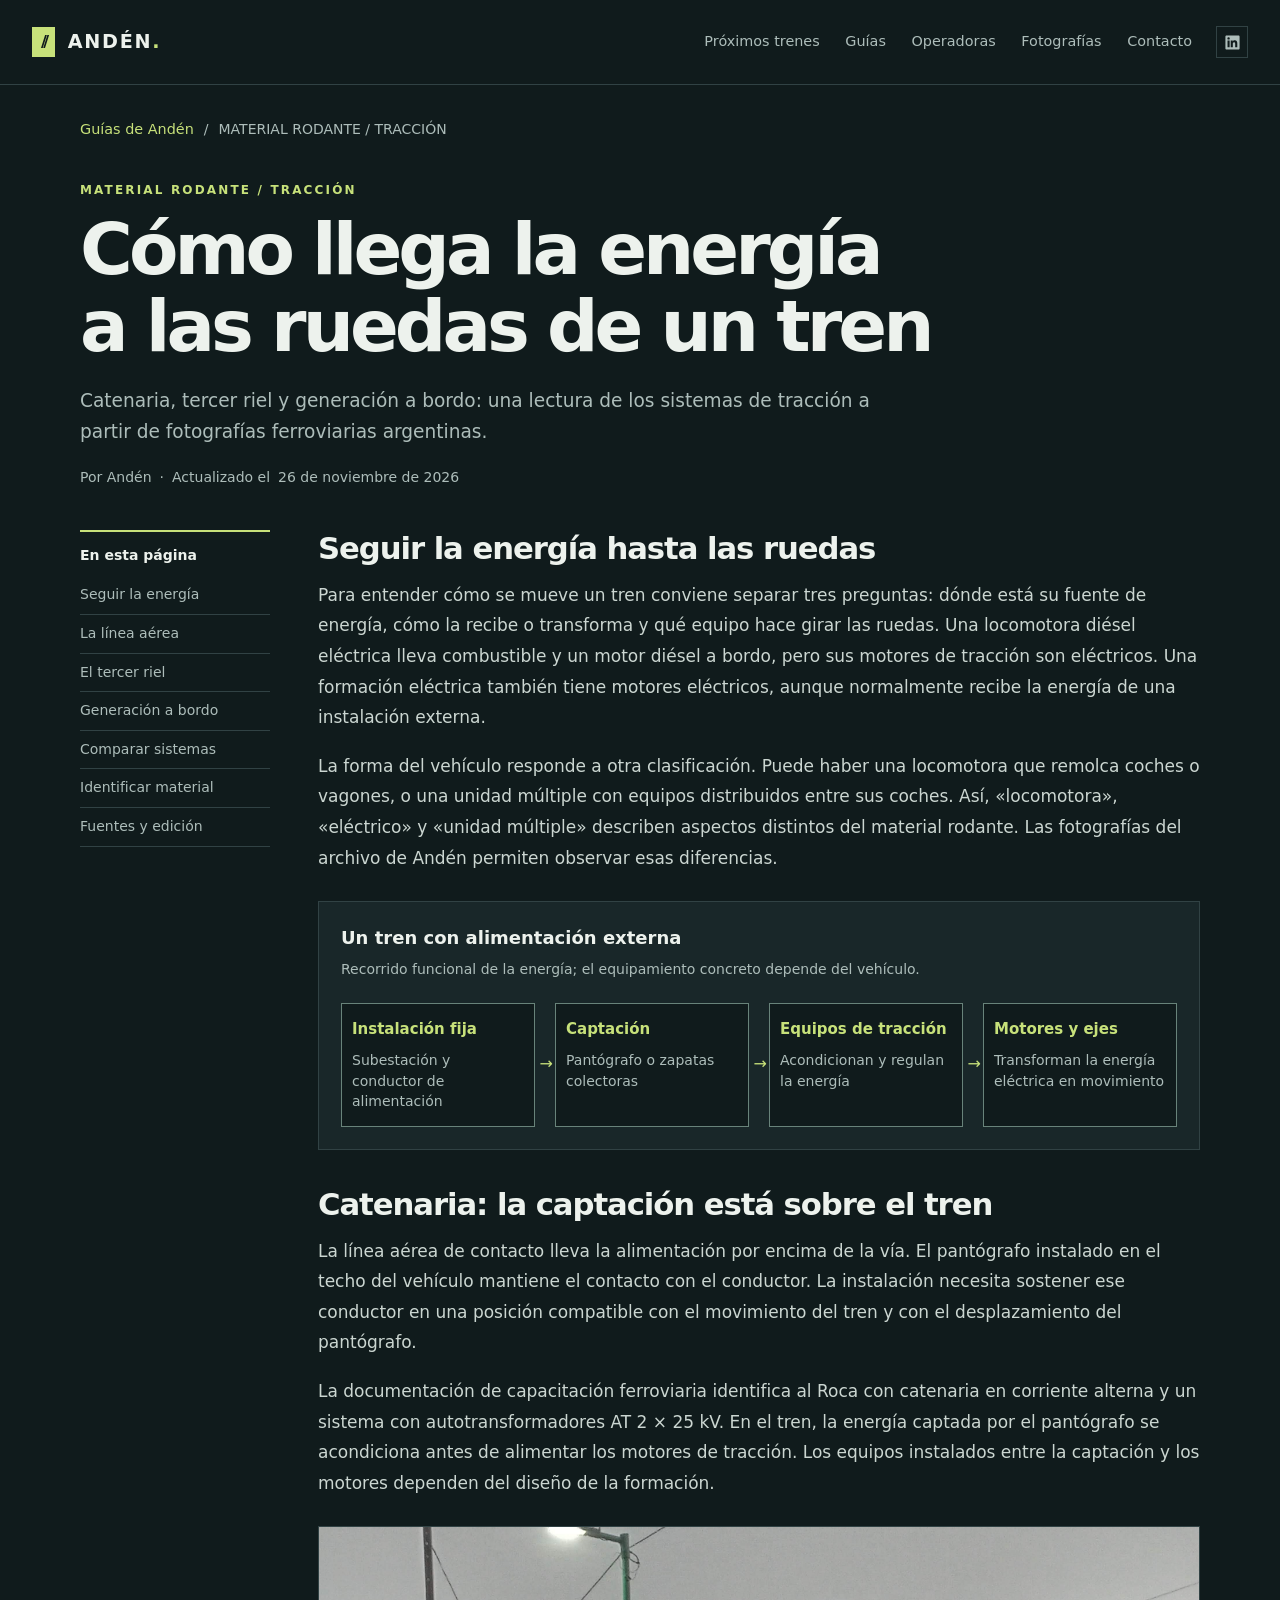
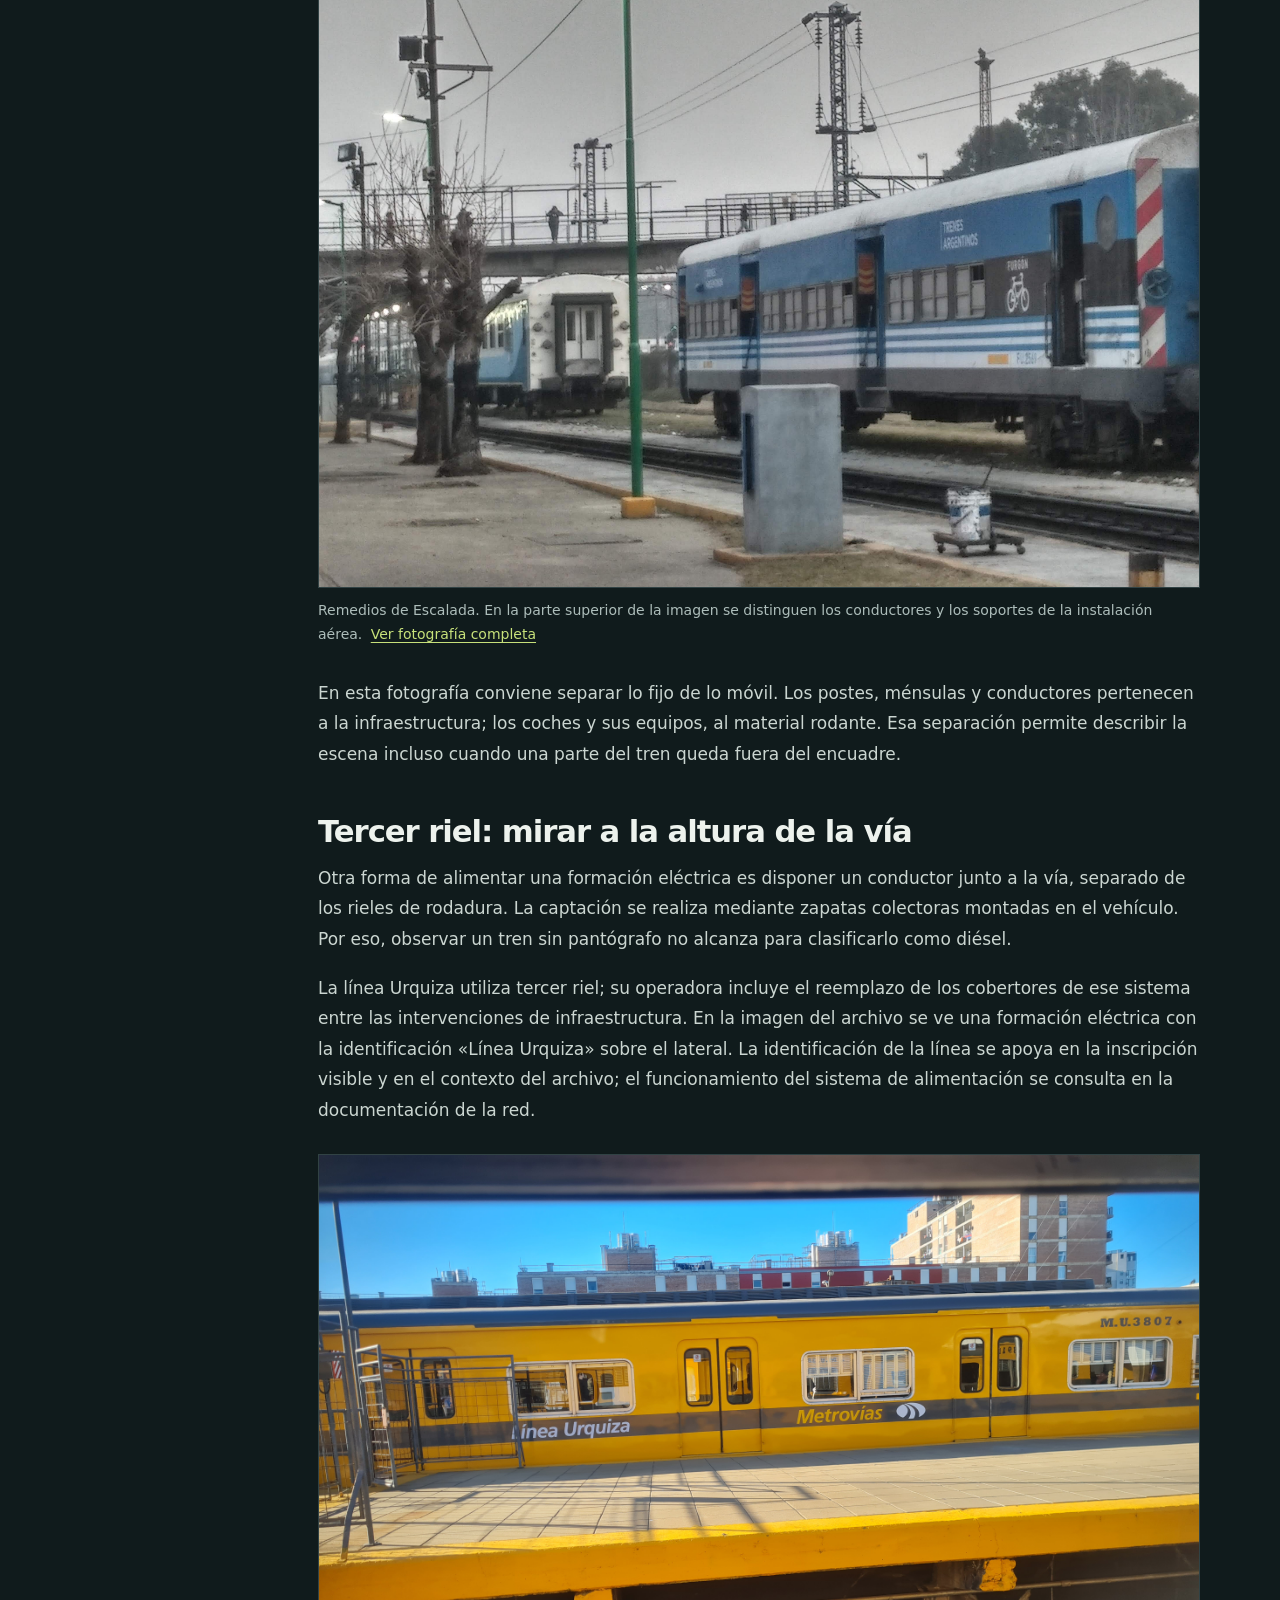
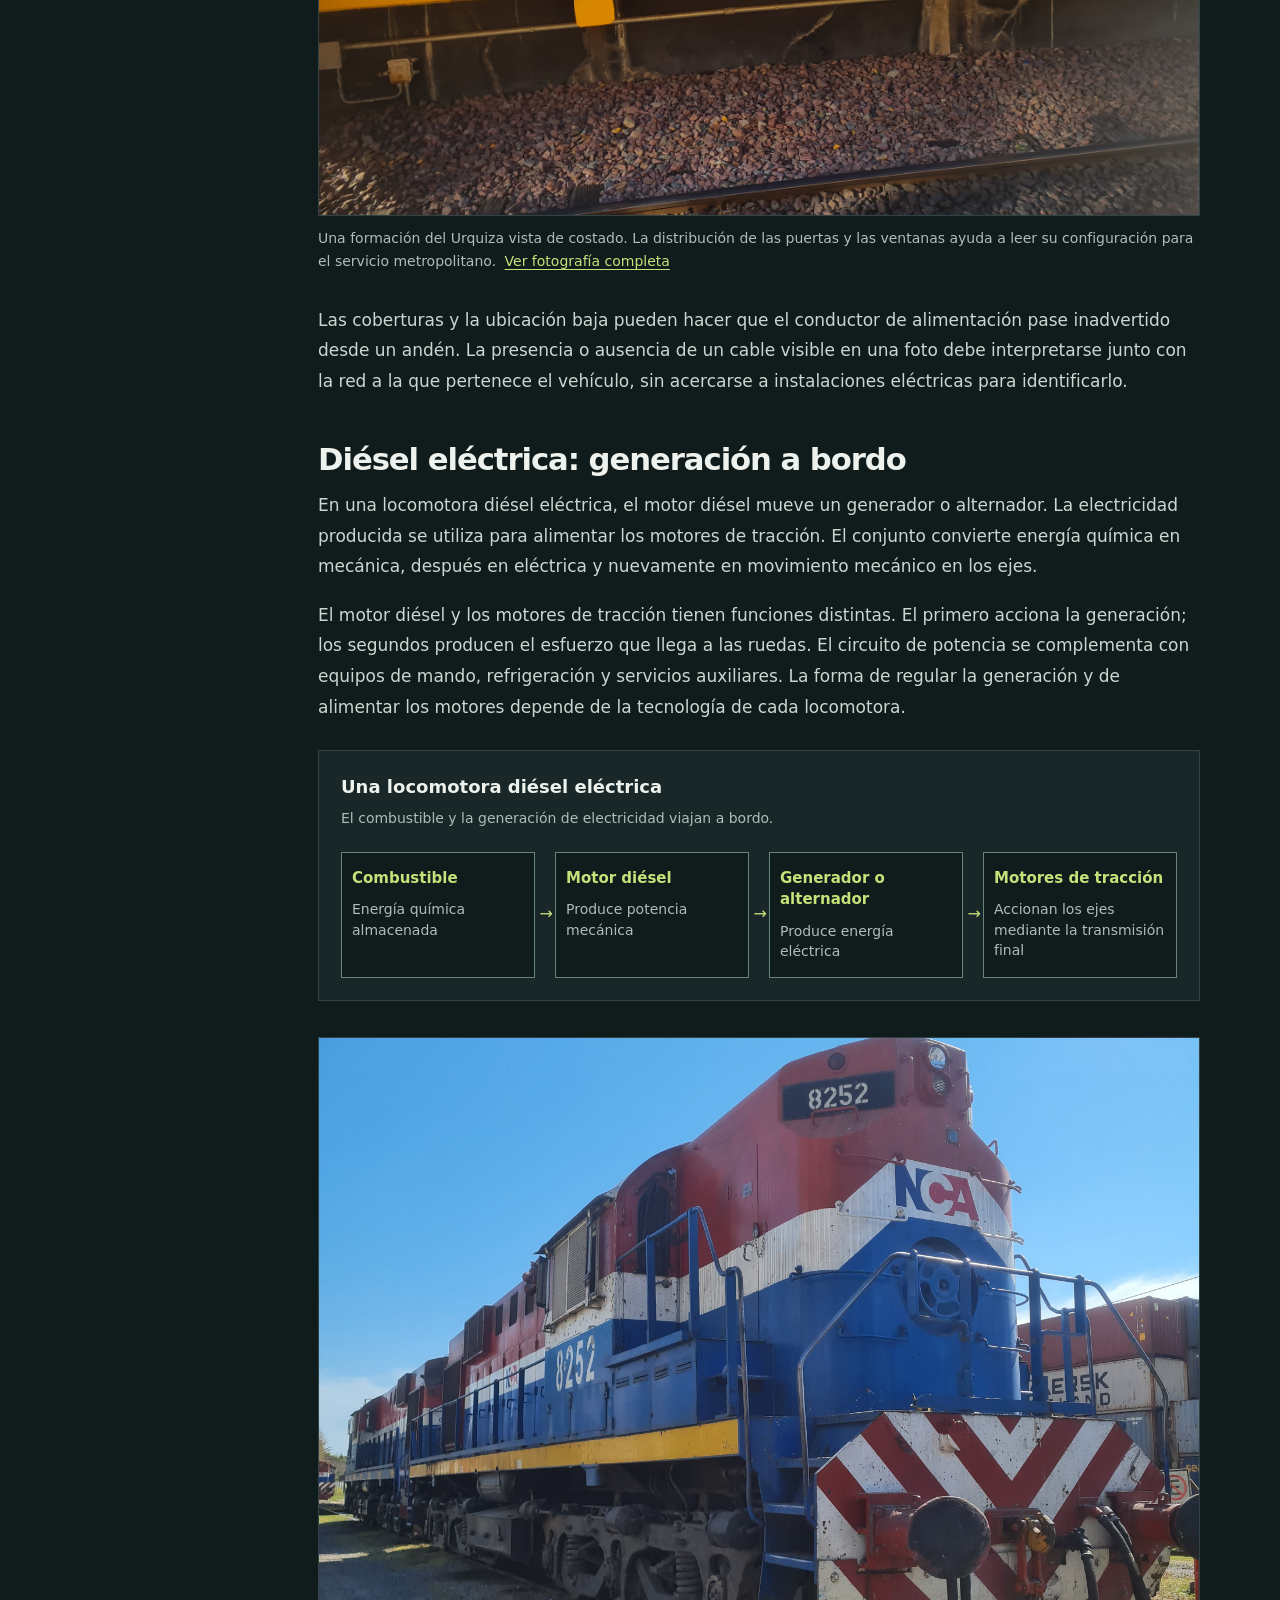
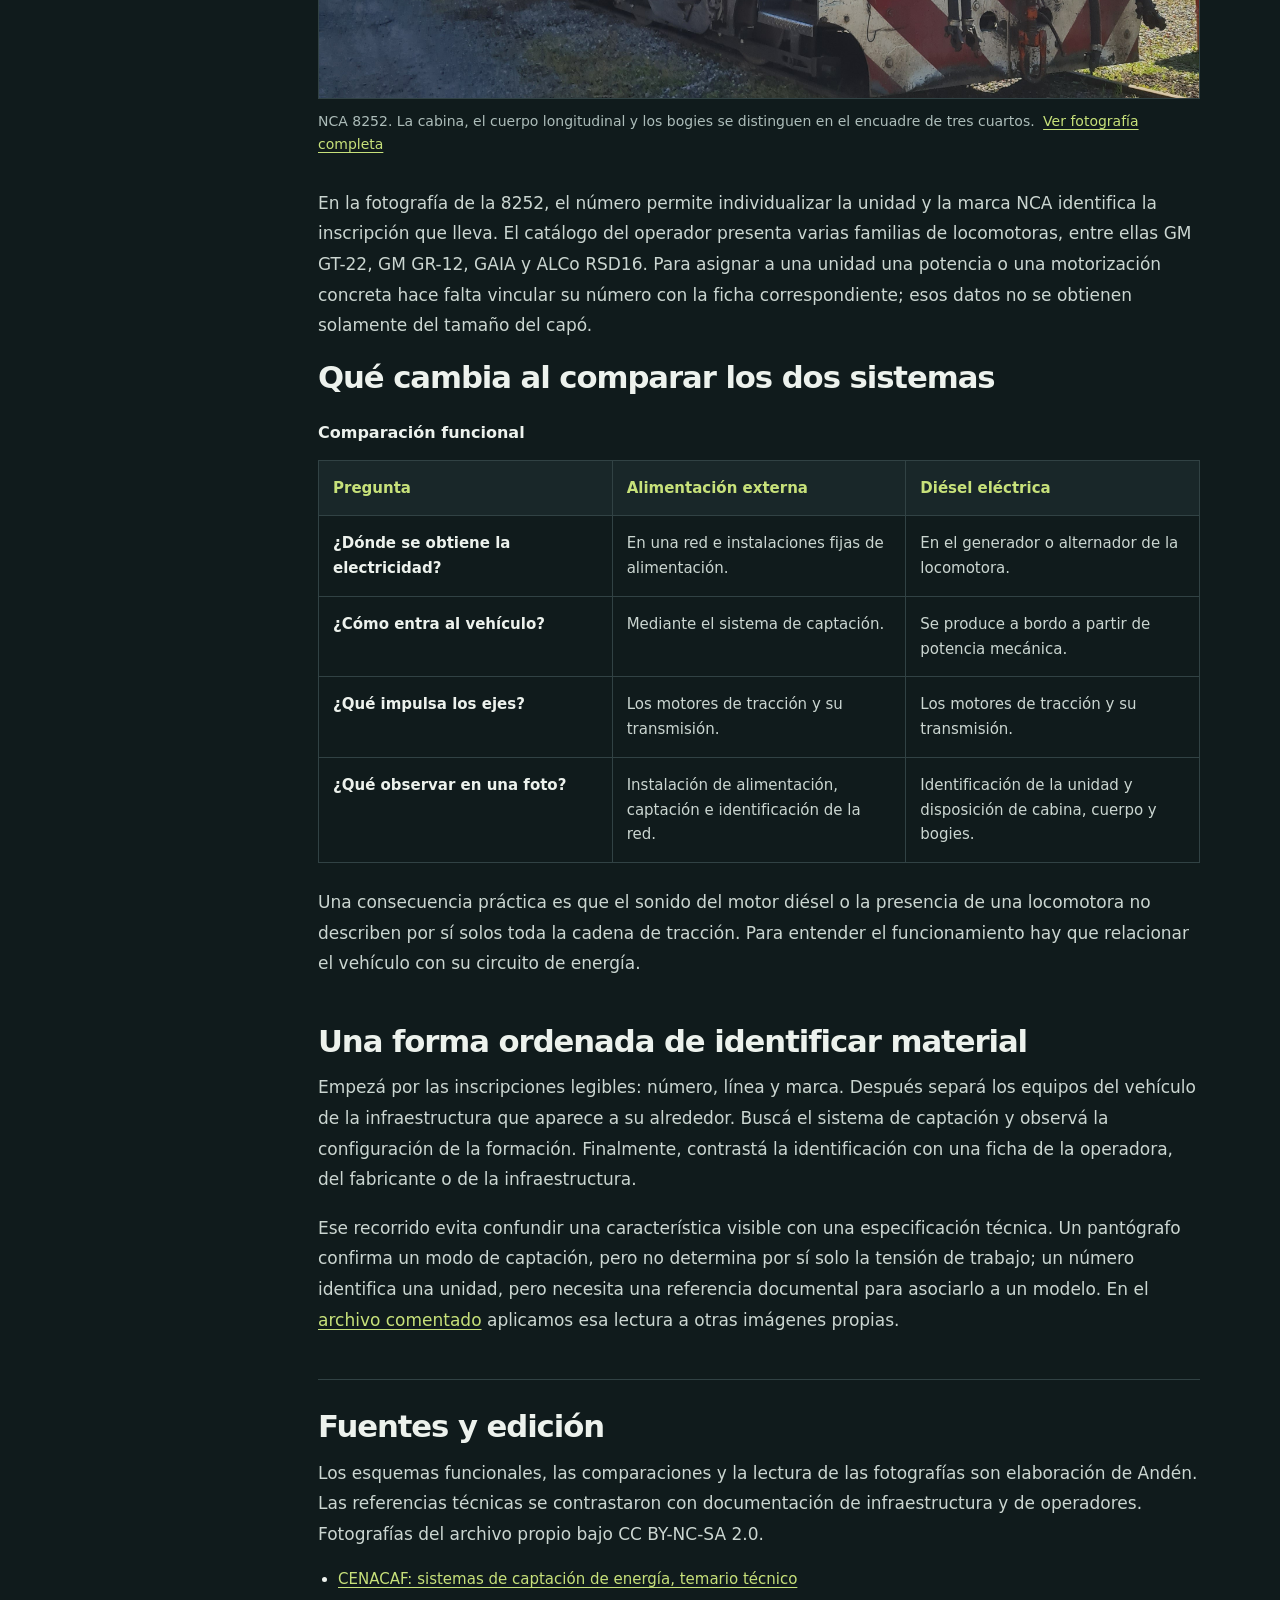
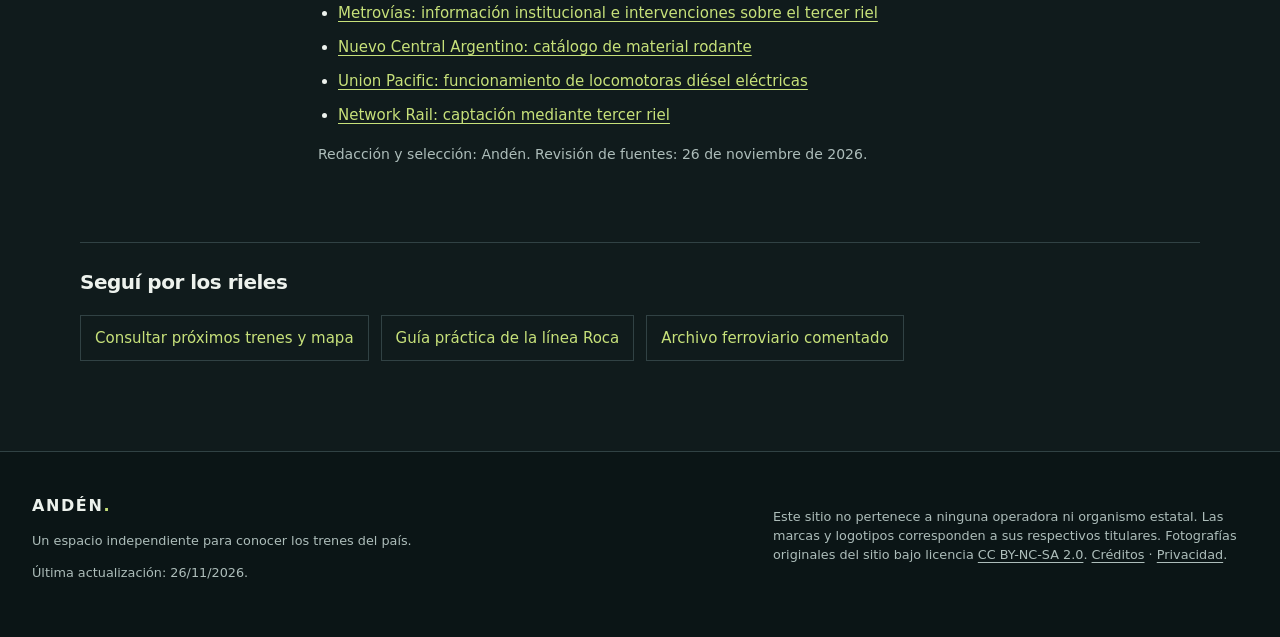
<file: traccion-ferroviaria.html>
<!doctype html>
<html lang="es-AR">
<head>
<meta charset="utf-8">
<meta name="viewport" content="width=device-width, initial-scale=1">
<meta name="theme-color" content="#101b1c">
<meta name="description" content="Tracción eléctrica y diésel eléctrica explicadas con esquemas propios, fotografías del Roca, del Urquiza y de NCA, y documentación de operadores.">
<title>Cómo llega la energía a las ruedas de un tren | Andén</title>
<link rel="canonical" href="https://trenes.com.ar/traccion-ferroviaria.html">
<meta property="og:type" content="article">
<meta property="og:title" content="Cómo llega la energía a las ruedas de un tren | Andén">
<meta property="og:description" content="Tracción eléctrica y diésel eléctrica explicadas con esquemas propios, fotografías del Roca, del Urquiza y de NCA, y documentación de operadores.">
<meta property="og:url" content="https://trenes.com.ar/traccion-ferroviaria.html">
<meta property="og:image" content="https://trenes.com.ar/images/Escalada.jpg">
<meta property="article:modified_time" content="2026-11-26">
<link rel="icon" href="images/favicon-96.png" type="image/png" sizes="96x96">
<link rel="stylesheet" href="css/styles.css">
<link rel="stylesheet" href="css/lecturas.css">
<link rel="stylesheet" href="css/guias.css">
<script src="js/main.js" defer></script>
</head>
<body>
<a class="skip" href="#contenido">Saltar al contenido</a>
<header class="site-header">
    <div class="wrap header-inner">
      <a class="brand" href="index.html" aria-label="Andén, ir al inicio"><span class="brand-mark" aria-hidden="true">//</span><span>ANDÉN<span class="brand-dot">.</span></span></a>
      <div class="header-actions"><nav aria-label="Navegación principal"><a href="proximos-trenes.html">Próximos trenes</a><a href="index.html#lecturas">Guías</a><a href="index.html#operadoras">Operadoras</a><a href="index.html#fotografias">Fotografías</a><button type="button" class="nav-contact" data-contact-open>Contacto</button></nav><a class="linkedin-icon" href="https://www.linkedin.com/in/hidalgojuanignacio21/" target="_blank" rel="noopener noreferrer" aria-label="LinkedIn de Juan Ignacio Hidalgo (abre en otra pestaña)"><svg viewBox="0 0 24 24" aria-hidden="true" focusable="false"><path fill="currentColor" d="M20.45 2H3.55C2.69 2 2 2.68 2 3.52v16.96c0 .84.69 1.52 1.55 1.52h16.9c.86 0 1.55-.68 1.55-1.52V3.52c0-.84-.69-1.52-1.55-1.52ZM7.93 18.75H4.98V9.2h2.95v9.55ZM6.45 7.9a1.71 1.71 0 1 1 0-3.42 1.71 1.71 0 0 1 0 3.42Zm12.3 10.85H15.8V14.1c0-1.11-.02-2.54-1.55-2.54-1.55 0-1.79 1.21-1.79 2.46v4.73H9.51V9.2h2.83v1.3h.04c.39-.74 1.36-1.53 2.79-1.53 2.99 0 3.58 1.97 3.58 4.53v5.25Z"/></svg></a></div>
    </div>
  </header>
<main id="contenido" class="wrap article-page guide-page">
<nav class="guide-breadcrumb" aria-label="Ubicación"><a href="index.html#lecturas">Guías de Andén</a><span aria-hidden="true">/</span><span>MATERIAL RODANTE / TRACCIÓN</span></nav>
<article aria-labelledby="article-title">
<header class="guide-heading"><p class="eyebrow">MATERIAL RODANTE / TRACCIÓN</p><h1 id="article-title">Cómo llega la energía a las ruedas de un tren</h1><p class="article-lead">Catenaria, tercer riel y generación a bordo: una lectura de los sistemas de tracción a partir de fotografías ferroviarias argentinas.</p><p class="guide-byline">Por Andén <span aria-hidden="true">·</span> Actualizado el <time datetime="2026-11-26">26 de noviembre de 2026</time></p></header>
<div class="guide-layout"><nav class="guide-index" aria-label="Índice del artículo"><p>En esta página</p><a href="#energia">Seguir la energía</a><a href="#catenaria">La línea aérea</a><a href="#tercer-riel">El tercer riel</a><a href="#diesel">Generación a bordo</a><a href="#comparar">Comparar sistemas</a><a href="#leer-fotos">Identificar material</a><a href="#fuentes">Fuentes y edición</a></nav><div class="article-body guide-body"><section id="energia"><h2>Seguir la energía hasta las ruedas</h2>
<p>Para entender cómo se mueve un tren conviene separar tres preguntas: dónde está su fuente de energía, cómo la recibe o transforma y qué equipo hace girar las ruedas. Una locomotora diésel eléctrica lleva combustible y un motor diésel a bordo, pero sus motores de tracción son eléctricos. Una formación eléctrica también tiene motores eléctricos, aunque normalmente recibe la energía de una instalación externa.</p>
<p>La forma del vehículo responde a otra clasificación. Puede haber una locomotora que remolca coches o vagones, o una unidad múltiple con equipos distribuidos entre sus coches. Así, «locomotora», «eléctrico» y «unidad múltiple» describen aspectos distintos del material rodante. Las fotografías del archivo de Andén permiten observar esas diferencias.</p></section><figure class="energy-panel"><figcaption><strong>Un tren con alimentación externa</strong><span>Recorrido funcional de la energía; el equipamiento concreto depende del vehículo.</span></figcaption><ol class="energy-flow"><li><strong>Instalación fija</strong><span>Subestación y conductor de alimentación</span><i class="flow-next" aria-hidden="true">→</i></li><li><strong>Captación</strong><span>Pantógrafo o zapatas colectoras</span><i class="flow-next" aria-hidden="true">→</i></li><li><strong>Equipos de tracción</strong><span>Acondicionan y regulan la energía</span><i class="flow-next" aria-hidden="true">→</i></li><li><strong>Motores y ejes</strong><span>Transforman la energía eléctrica en movimiento</span></li></ol></figure><section id="catenaria"><h2>Catenaria: la captación está sobre el tren</h2>
<p>La línea aérea de contacto lleva la alimentación por encima de la vía. El pantógrafo instalado en el techo del vehículo mantiene el contacto con el conductor. La instalación necesita sostener ese conductor en una posición compatible con el movimiento del tren y con el desplazamiento del pantógrafo.</p>
<p>La documentación de capacitación ferroviaria identifica al Roca con catenaria en corriente alterna y un sistema con autotransformadores AT 2 × 25 kV. En el tren, la energía captada por el pantógrafo se acondiciona antes de alimentar los motores de tracción. Los equipos instalados entre la captación y los motores dependen del diseño de la formación.</p>
<figure class="guide-photo"><img src="images/Escalada.jpg" alt="Coches ferroviarios en Remedios de Escalada con líneas de contacto visibles sobre las vías" width="3040" height="2280" loading="lazy" decoding="async"><figcaption>Remedios de Escalada. En la parte superior de la imagen se distinguen los conductores y los soportes de la instalación aérea. <a href="images/Escalada.jpg" target="_blank" rel="noopener noreferrer">Ver fotografía completa</a></figcaption></figure>
<p>En esta fotografía conviene separar lo fijo de lo móvil. Los postes, ménsulas y conductores pertenecen a la infraestructura; los coches y sus equipos, al material rodante. Esa separación permite describir la escena incluso cuando una parte del tren queda fuera del encuadre.</p></section>
<section id="tercer-riel"><h2>Tercer riel: mirar a la altura de la vía</h2>
<p>Otra forma de alimentar una formación eléctrica es disponer un conductor junto a la vía, separado de los rieles de rodadura. La captación se realiza mediante zapatas colectoras montadas en el vehículo. Por eso, observar un tren sin pantógrafo no alcanza para clasificarlo como diésel.</p>
<p>La línea Urquiza utiliza tercer riel; su operadora incluye el reemplazo de los cobertores de ese sistema entre las intervenciones de infraestructura. En la imagen del archivo se ve una formación eléctrica con la identificación «Línea Urquiza» sobre el lateral. La identificación de la línea se apoya en la inscripción visible y en el contexto del archivo; el funcionamiento del sistema de alimentación se consulta en la documentación de la red.</p>
<figure class="guide-photo"><img src="images/Patito.jpg" alt="Lateral amarillo de una formación eléctrica con las inscripciones Línea Urquiza y Metrovías" width="4032" height="3024" loading="lazy" decoding="async"><figcaption>Una formación del Urquiza vista de costado. La distribución de las puertas y las ventanas ayuda a leer su configuración para el servicio metropolitano. <a href="images/Patito.jpg" target="_blank" rel="noopener noreferrer">Ver fotografía completa</a></figcaption></figure>
<p>Las coberturas y la ubicación baja pueden hacer que el conductor de alimentación pase inadvertido desde un andén. La presencia o ausencia de un cable visible en una foto debe interpretarse junto con la red a la que pertenece el vehículo, sin acercarse a instalaciones eléctricas para identificarlo.</p></section>
<section id="diesel"><h2>Diésel eléctrica: generación a bordo</h2>
<p>En una locomotora diésel eléctrica, el motor diésel mueve un generador o alternador. La electricidad producida se utiliza para alimentar los motores de tracción. El conjunto convierte energía química en mecánica, después en eléctrica y nuevamente en movimiento mecánico en los ejes.</p>
<p>El motor diésel y los motores de tracción tienen funciones distintas. El primero acciona la generación; los segundos producen el esfuerzo que llega a las ruedas. El circuito de potencia se complementa con equipos de mando, refrigeración y servicios auxiliares. La forma de regular la generación y de alimentar los motores depende de la tecnología de cada locomotora.</p></section>
<figure class="energy-panel"><figcaption><strong>Una locomotora diésel eléctrica</strong><span>El combustible y la generación de electricidad viajan a bordo.</span></figcaption><ol class="energy-flow"><li><strong>Combustible</strong><span>Energía química almacenada</span><i class="flow-next" aria-hidden="true">→</i></li><li><strong>Motor diésel</strong><span>Produce potencia mecánica</span><i class="flow-next" aria-hidden="true">→</i></li><li><strong>Generador o alternador</strong><span>Produce energía eléctrica</span><i class="flow-next" aria-hidden="true">→</i></li><li><strong>Motores de tracción</strong><span>Accionan los ejes mediante la transmisión final</span></li></ol></figure><figure class="guide-photo"><img src="images/NCA.jpg" alt="Locomotora de Nuevo Central Argentino con el número 8252 visible en el frente y en el lateral" width="3024" height="2268" loading="lazy" decoding="async"><figcaption>NCA 8252. La cabina, el cuerpo longitudinal y los bogies se distinguen en el encuadre de tres cuartos. <a href="images/NCA.jpg" target="_blank" rel="noopener noreferrer">Ver fotografía completa</a></figcaption></figure>
<p>En la fotografía de la 8252, el número permite individualizar la unidad y la marca NCA identifica la inscripción que lleva. El catálogo del operador presenta varias familias de locomotoras, entre ellas GM GT-22, GM GR-12, GAIA y ALCo RSD16. Para asignar a una unidad una potencia o una motorización concreta hace falta vincular su número con la ficha correspondiente; esos datos no se obtienen solamente del tamaño del capó.</p>
<section id="comparar"><h2>Qué cambia al comparar los dos sistemas</h2>
<div class="guide-table-wrap" tabindex="0" role="region" aria-label="Comparación de sistemas de tracción"><table class="guide-table"><caption>Comparación funcional</caption><thead><tr><th scope="col">Pregunta</th><th scope="col">Alimentación externa</th><th scope="col">Diésel eléctrica</th></tr></thead><tbody>
<tr><th scope="row">¿Dónde se obtiene la electricidad?</th><td>En una red e instalaciones fijas de alimentación.</td><td>En el generador o alternador de la locomotora.</td></tr>
<tr><th scope="row">¿Cómo entra al vehículo?</th><td>Mediante el sistema de captación.</td><td>Se produce a bordo a partir de potencia mecánica.</td></tr>
<tr><th scope="row">¿Qué impulsa los ejes?</th><td>Los motores de tracción y su transmisión.</td><td>Los motores de tracción y su transmisión.</td></tr>
<tr><th scope="row">¿Qué observar en una foto?</th><td>Instalación de alimentación, captación e identificación de la red.</td><td>Identificación de la unidad y disposición de cabina, cuerpo y bogies.</td></tr>
</tbody></table></div>
<p>Una consecuencia práctica es que el sonido del motor diésel o la presencia de una locomotora no describen por sí solos toda la cadena de tracción. Para entender el funcionamiento hay que relacionar el vehículo con su circuito de energía.</p></section>
<section id="leer-fotos"><h2>Una forma ordenada de identificar material</h2>
<p>Empezá por las inscripciones legibles: número, línea y marca. Después separá los equipos del vehículo de la infraestructura que aparece a su alrededor. Buscá el sistema de captación y observá la configuración de la formación. Finalmente, contrastá la identificación con una ficha de la operadora, del fabricante o de la infraestructura.</p>
<p>Ese recorrido evita confundir una característica visible con una especificación técnica. Un pantógrafo confirma un modo de captación, pero no determina por sí solo la tensión de trabajo; un número identifica una unidad, pero necesita una referencia documental para asociarlo a un modelo. En el <a href="fotografia-ferroviaria.html">archivo comentado</a> aplicamos esa lectura a otras imágenes propias.</p></section>
<section class="guide-sources" id="fuentes"><h2>Fuentes y edición</h2><p>Los esquemas funcionales, las comparaciones y la lectura de las fotografías son elaboración de Andén. Las referencias técnicas se contrastaron con documentación de infraestructura y de operadores. Fotografías del archivo propio bajo CC BY-NC-SA 2.0.</p><ul><li><a href="https://www.argentina.gob.ar/node/172608" target="_blank" rel="noopener noreferrer">CENACAF: sistemas de captación de energía, temario técnico</a></li><li><a href="https://metrovias.com.ar/index.php/institucional-2/" target="_blank" rel="noopener noreferrer">Metrovías: información institucional e intervenciones sobre el tercer riel</a></li><li><a href="https://nca.com.ar/material-rodante" target="_blank" rel="noopener noreferrer">Nuevo Central Argentino: catálogo de material rodante</a></li><li><a href="https://www.up.com/aboutup/special_trains/diesel-electric/" target="_blank" rel="noopener noreferrer">Union Pacific: funcionamiento de locomotoras diésel eléctricas</a></li><li><a href="https://www.networkrail.co.uk/our-work/looking-after-the-railway/track/third-rail/" target="_blank" rel="noopener noreferrer">Network Rail: captación mediante tercer riel</a></li></ul><p class="guide-small">Redacción y selección: Andén. Revisión de fuentes: <time datetime="2026-11-26">26 de noviembre de 2026</time>.</p></section></div></div>
</article>
<aside class="guide-related" aria-label="Seguir explorando"><h2>Seguí por los rieles</h2><a href="proximos-trenes.html">Consultar próximos trenes y mapa</a><a href="servicios-de-pasajeros.html">Guía práctica de la línea Roca</a><a href="fotografia-ferroviaria.html">Archivo ferroviario comentado</a></aside>
</main>
  <dialog class="contact-dialog" id="contact-dialog" aria-labelledby="contact-title"><div class="dialog-head"><p class="eyebrow">CONTACTO</p><button type="button" class="dialog-close" data-contact-close aria-label="Cerrar contacto">×</button></div><h2 id="contact-title">Hablemos de ferrocarriles.</h2><p>Para consultas sobre este sitio, podés escribirme por LinkedIn.</p><a class="contact-link" href="https://www.linkedin.com/in/hidalgojuanignacio21/" target="_blank" rel="noopener noreferrer">Ir a mi LinkedIn <span aria-hidden="true">↗</span></a></dialog>
  <footer id="acerca" class="footer"><div class="wrap footer-inner"><div><span class="footer-brand">ANDÉN<span class="accent">.</span></span><p>Un espacio independiente para conocer los trenes del país.</p><p>Última actualización: 26/11/2026.</p></div><p>Este sitio no pertenece a ninguna operadora ni organismo estatal. Las marcas y logotipos corresponden a sus respectivos titulares. Fotografías originales del sitio bajo licencia <a href="https://creativecommons.org/licenses/by-nc-sa/2.0/" target="_blank" rel="noopener noreferrer">CC BY-NC-SA 2.0</a>. <a href="CREDITOS-IMAGENES.md">Créditos</a> · <a href="privacidad.html">Privacidad</a>.</p></div></footer>
</body>
</html>
</file>
<file: css/styles.css>
:root{color-scheme:dark;--bg:#101b1c;--surface:#192729;--border:#314244;--text:#edf2ed;--muted:#adbdba;--lime:#c7e17a;--max:1400px}*{box-sizing:border-box}html{scroll-behavior:smooth}body{margin:0;background:var(--bg);color:var(--text);font:16px/1.5 system-ui,-apple-system,"Segoe UI",sans-serif}a{color:inherit}button{font:inherit}a:focus-visible,button:focus-visible,.carousel:focus-visible{outline:3px solid var(--lime);outline-offset:4px}.skip{position:absolute;top:-100px;left:16px;z-index:50;background:var(--lime);color:#111;padding:10px}.skip:focus{top:10px}.wrap{width:min(var(--max),calc(100% - 64px));margin-inline:auto}.site-header{border-bottom:1px solid var(--border)}.header-inner{min-height:84px;display:flex;align-items:center;justify-content:space-between;gap:24px}.brand{text-decoration:none;font-weight:900;letter-spacing:.09em;font-size:1.2rem;display:flex;gap:13px;align-items:center}.brand-mark{background:var(--lime);color:var(--bg);font-size:1rem;font-weight:900;padding:7px 9px;letter-spacing:-.22em;line-height:1}.brand-dot,.accent{color:var(--lime)}nav{display:flex;gap:clamp(14px,3vw,38px)}nav a{text-decoration:none;color:var(--muted);font-size:.9rem}nav a:hover,.photo-credit a:hover,.footer a:hover{color:var(--lime)}.intro{display:flex;justify-content:space-between;align-items:end;gap:32px;padding-block:66px 30px}.eyebrow{font-size:.75rem;font-weight:800;letter-spacing:.18em;color:var(--lime);margin:0 0 12px}.intro h1{font-size:clamp(2.7rem,6vw,5.5rem);line-height:1.04;letter-spacing:-.065em;margin:0;font-weight:800}.intro>p{max-width:330px;color:var(--muted);margin:0 0 5px}.carousel{position:relative;aspect-ratio:2.15;min-height:350px;overflow:hidden;background:#26373a}.slides,.slide{position:absolute;inset:0}.slide{margin:0;opacity:0;visibility:hidden;transition:opacity .65s ease,visibility .65s}.slide.is-active{opacity:1;visibility:visible}.slide img{height:100%;width:100%;object-fit:cover;object-position:center 48%;filter:brightness(.77)}.slide:after{content:"";position:absolute;inset:20% 0 0;background:linear-gradient(transparent,rgba(6,15,17,.89))}.slide figcaption{position:absolute;left:clamp(22px,5vw,70px);bottom:clamp(65px,7vw,100px);z-index:1;max-width:610px;display:grid;gap:7px}.slide-place{font-size:.73rem;color:var(--lime);letter-spacing:.19em;font-weight:800}.slide strong{font-size:clamp(2rem,4.8vw,4.1rem);line-height:1.05;letter-spacing:-.04em}.slide figcaption>span:last-child{font-size:clamp(.9rem,1.4vw,1.05rem)}.carousel-ui{position:absolute;z-index:2;bottom:27px;left:clamp(22px,5vw,70px);right:clamp(22px,5vw,70px);display:flex;align-items:center;justify-content:space-between}.carousel-indicators,.carousel-arrows{display:flex;gap:9px}.indicator{width:30px;height:18px;padding:0;border:0;background:transparent;cursor:pointer}.indicator:before{content:"";display:block;background:#d5e1d9;opacity:.55;height:3px;width:100%}.indicator.is-active:before{background:var(--lime);opacity:1}.arrow{width:44px;height:44px;border:1px solid #ffffff80;background:#10202480;color:#fff;cursor:pointer;font-size:1.4rem}.arrow:hover{background:var(--lime);color:var(--bg)}.photo-credit{font-size:.78rem;color:var(--muted);text-align:right;margin:12px 0 0}.directory{padding-block:92px 110px}.section-heading{display:flex;justify-content:space-between;align-items:end;gap:20px;margin-bottom:48px}.section-heading h2{font-size:clamp(2.1rem,4vw,3.6rem);letter-spacing:-.05em;line-height:1.1;margin:0}.section-heading>p{max-width:290px;color:var(--muted);margin:0}.category{margin-top:53px}.category-heading{border-bottom:1px solid var(--border);padding-bottom:15px;margin-bottom:20px;display:flex;align-items:baseline;justify-content:space-between}.category-heading h3{font-size:1.35rem;margin:0}.category-heading span{font-size:.75rem;color:var(--lime);letter-spacing:.1em}.card-grid{display:grid;grid-template-columns:repeat(4,minmax(0,1fr));gap:14px}.card{min-height:265px;padding:22px;background:var(--surface);border:1px solid var(--border);display:flex;flex-direction:column;transition:background .2s,border-color .2s}.card:hover{background:#203235;border-color:#7d9b90}.card-top{display:flex;justify-content:space-between;gap:10px;align-items:start;min-height:49px}.card-icon{border:1px solid #87a79c;color:var(--lime);font-weight:800;font-size:.83rem;letter-spacing:.03em;min-width:37px;height:37px;display:grid;place-items:center}.tag{color:var(--muted);font-size:.65rem;line-height:1.35;letter-spacing:.07em;text-align:right;font-weight:700}.card h4{font-size:1.2rem;letter-spacing:-.025em;line-height:1.2;margin:19px 0 8px}.card p{font-size:.86rem;color:var(--muted);margin:0 0 24px}.card a{margin-top:auto;border-top:1px solid var(--border);padding-top:14px;text-decoration:none;font-weight:700;font-size:.84rem;color:var(--lime);display:flex;justify-content:space-between;gap:6px}.card a:hover{text-decoration:underline}.compact>p{color:var(--muted)}.institution-links{display:flex;flex-wrap:wrap;gap:12px}.institution-links a{padding:13px 17px;border:1px solid var(--border);text-decoration:none}.institution-links a:hover{border-color:var(--lime);color:var(--lime)}.footer{background:#0b1516;border-top:1px solid var(--border)}.footer-inner{padding-block:42px;display:flex;justify-content:space-between;gap:50px}.footer-brand{font-weight:900;letter-spacing:.1em}.footer p{color:var(--muted);font-size:.8rem;max-width:475px}.footer a{text-underline-offset:3px}@media(max-width:1000px){.card-grid{grid-template-columns:repeat(2,minmax(0,1fr))}.carousel{aspect-ratio:1.75}}@media(max-width:640px){.wrap{width:calc(100% - 32px)}.header-inner{min-height:72px;align-items:start;flex-direction:column;justify-content:center;gap:7px;padding-block:12px}.brand{font-size:1rem}.brand-mark{padding:5px 7px}nav{gap:20px}nav a{font-size:.8rem}.intro{padding-block:39px 25px;display:block}.intro>p{margin-top:16px}.carousel{aspect-ratio:auto;height:490px;min-height:0}.slide img{object-position:center}.slide figcaption{bottom:94px;right:20px}.carousel-ui{bottom:20px}.card-grid{grid-template-columns:1fr}.card{min-height:225px}.section-heading{display:block;margin-bottom:35px}.section-heading>p{margin-top:14px}.directory{padding-block:65px 75px}.category{margin-top:42px}.footer-inner{display:block}.footer-inner>p{margin-top:28px}}@media(prefers-reduced-motion:reduce){html{scroll-behavior:auto}*,*:before,*:after{transition-duration:.01ms!important;animation-duration:.01ms!important}}
.header-actions{display:flex;align-items:center;gap:24px}.nav-contact{padding:0;border:0;background:none;color:var(--muted);font-size:.9rem;cursor:pointer}.nav-contact:hover{color:var(--lime)}.linkedin-icon{width:32px;height:32px;display:grid;place-items:center;color:var(--muted);border:1px solid var(--border)}.linkedin-icon svg{width:17px;height:17px}.linkedin-icon:hover{color:var(--lime);border-color:var(--lime)}.contact-dialog{width:min(440px,calc(100% - 32px));padding:28px;background:var(--surface);color:var(--text);border:1px solid #7d9b90;box-shadow:0 25px 90px #000a}.contact-dialog::backdrop{background:#071113c9}.dialog-head{display:flex;justify-content:space-between;align-items:start}.dialog-close{background:none;border:1px solid var(--border);color:var(--text);width:36px;height:36px;font-size:1.5rem;line-height:1;cursor:pointer}.contact-dialog h2{font-size:1.6rem;line-height:1.15;margin:12px 0}.contact-dialog p:not(.eyebrow){color:var(--muted)}.contact-link{display:inline-flex;gap:30px;padding:11px 15px;margin-top:12px;background:var(--lime);color:var(--bg);font-weight:750;text-decoration:none}.contact-link:hover{text-decoration:underline}@media(max-width:640px){.header-actions{gap:14px}.nav-contact{font-size:.8rem}.linkedin-icon{width:28px;height:28px}}


/* Página de privacidad */
.privacy-page{max-width:850px;padding-block:72px 100px}
.privacy-page h1{font-size:clamp(2.7rem,6vw,5rem);line-height:1.1;letter-spacing:-.055em;margin:0 0 20px}
.privacy-lead{font-size:1.15rem;color:var(--text);margin:0 0 48px}
.privacy-page section{padding-block:22px;border-top:1px solid var(--border)}
.privacy-page h2{font-size:1.35rem;margin:0 0 14px}
.privacy-page section p{color:var(--muted);margin:0 0 16px}
.privacy-page section a{color:var(--lime);text-underline-offset:3px}
.privacy-date{font-size:.85rem}
.privacy-back{display:inline-block;margin-top:24px;color:var(--lime);text-underline-offset:3px}
@media(max-width:640px){.privacy-page{padding-block:42px 70px}}

/* Carrusel: imágenes más visibles y controles para las doce fotografías. */
.carousel{aspect-ratio:1.9}
.carousel-indicators{align-items:center;gap:5px}
.indicator{width:21px;min-width:21px;height:28px}
.carousel-ui{gap:16px}
.carousel-arrows{flex:none}
@media(max-width:1000px){.carousel{aspect-ratio:1.65}}
@media(max-width:640px){
  .carousel{aspect-ratio:auto}
  .carousel-ui{align-items:end}
  .carousel-indicators{display:grid;grid-template-columns:repeat(6,16px);gap:1px 5px}
  .indicator{width:16px;min-width:16px;height:19px}
  .arrow{width:40px;height:40px}
  .slide figcaption{bottom:106px}
}

/* El menú admite más accesos sin desbordar pantallas angostas. */
.header-inner,.header-actions,.site-header nav{flex-wrap:wrap}
.header-actions{max-width:100%}
.site-header nav{row-gap:9px;column-gap:clamp(14px,2vw,28px)}
@media(max-width:640px){.header-actions nav{flex:1 1 220px}.header-actions{width:100%}.linkedin-icon{flex-shrink:0}}
</file>
<file: css/lecturas.css>
[hidden]{display:none!important}

.reading-section{border-top:1px solid var(--border);padding:35px 0 70px;margin-top:-50px}
.reading-top{display:flex;justify-content:space-between;align-items:baseline;gap:20px;margin-bottom:22px}
.reading-top h2{font-size:1.6rem;letter-spacing:-.035em;margin:0}.reading-top p{color:var(--muted);font-size:.85rem;margin:0}
.reading-grid{display:grid;grid-template-columns:repeat(3,minmax(0,1fr));gap:16px}
.reading-card{display:flex;flex-direction:column;padding:23px;border:1px solid var(--border);background:transparent;text-decoration:none;transition:border-color .2s}
.reading-card:hover{border-color:var(--lime)}.reading-card small{font-size:.65rem;letter-spacing:.14em;color:var(--lime)}
.reading-card h3{font-size:1.15rem;line-height:1.25;margin:16px 0 10px;letter-spacing:-.02em}
.reading-card p{color:var(--muted);font-size:.86rem;margin:0 0 20px}
.reading-card>span{font-size:.82rem;color:var(--lime);margin-top:auto}
.article-page{max-width:850px;padding:50px 0 90px}
.article-back{border:0;background:none;padding:8px 0;color:var(--lime);cursor:pointer;margin-bottom:35px}
.article-page h1{font-size:clamp(2.5rem,6vw,4.5rem);line-height:1.08;letter-spacing:-.055em;margin:0 0 20px}
.article-lead{font-size:1.16rem;color:var(--muted);margin:0 0 40px}
.article-body{max-width:700px}.article-body h2{font-size:1.4rem;letter-spacing:-.03em;margin:34px 0 12px}
.article-body p{line-height:1.8;color:#cbd6d1}
.article-image{width:100%;height:auto;max-height:480px;object-fit:cover;margin:12px 0 0}
.article-caption{font-size:.78rem;color:var(--muted);margin:8px 0 24px}
@media(max-width:640px){.reading-section{margin-top:-20px;padding-top:28px}.reading-top{display:block}.reading-top p{margin-top:8px}.reading-grid{grid-template-columns:1fr}.reading-card{padding:19px}.article-page{padding-top:28px}}
</file>
<file: css/arribos.css>
.arrivals-page{padding-block:48px 80px;max-width:1100px}
.arrivals-page h1{font-size:clamp(2.6rem,6vw,4.8rem);letter-spacing:-.055em;line-height:1.08;margin:0 0 18px}
.arrivals-lead{color:var(--muted);max-width:720px;font-size:1.1rem;margin-bottom:32px}
.arrivals-form{display:grid;grid-template-columns:1fr 1.35fr 1.15fr;gap:18px;padding:24px;background:var(--surface);border:1px solid var(--border)}
.arrivals-form label{display:grid;gap:8px;font-size:.83rem;font-weight:700;min-width:0}
.arrivals-form select{min-width:0;width:100%;font:inherit;font-size:.95rem;border:1px solid #617572;background:var(--bg);color:var(--text);padding:12px 10px;border-radius:0}
.arrivals-form select:focus-visible{outline:3px solid var(--lime);outline-offset:3px}
.arrivals-controls{display:flex;flex-wrap:wrap;align-items:center;gap:12px 20px;margin:20px 0 10px}
.arrivals-controls button{border:1px solid var(--border);background:var(--surface);color:var(--text);padding:10px 14px;cursor:pointer}
.arrivals-controls button:first-child{background:var(--lime);color:var(--bg);border-color:var(--lime);font-weight:750}
.arrivals-controls button:disabled{opacity:.6;cursor:wait}
.arrivals-updated{font-size:.78rem;color:var(--muted);flex:1 1 260px}
.arrivals-message{border-left:3px solid var(--border);padding:10px 14px;min-height:44px;color:var(--muted);font-size:.87rem}
.arrivals-message[data-kind=ok]{border-color:var(--lime)}
.arrivals-message[data-kind=warning]{border-color:#efc57a;color:#f1d7aa}
.arrivals-heading{display:flex;flex-wrap:wrap;align-items:baseline;justify-content:space-between;gap:10px;margin-top:38px}
.arrivals-heading h2{font-size:1.4rem;letter-spacing:-.025em;margin:0;overflow-wrap:anywhere}
.arrivals-heading>span{font-size:.8rem;color:var(--muted)}
.arrival-list{display:grid;list-style:none;padding:0;margin:20px 0 42px;gap:12px}
.arrivals-more{display:block;margin:-18px 0 36px;padding:11px 18px;border:1px solid var(--border);background:var(--surface);color:var(--text);cursor:pointer}
.arrivals-more[hidden]{display:none}
.arrival-card{padding:23px 25px;background:var(--surface);border:1px solid var(--border);display:flex;justify-content:space-between;align-items:center;gap:24px}
.arrival-main{min-width:0;overflow-wrap:anywhere}
.arrival-main h3{font-size:1.35rem;line-height:1.2;margin:7px 0}
.arrival-number{color:var(--lime);font-size:.73rem;font-weight:750;letter-spacing:.05em}
.arrival-main p{font-size:.83rem;color:var(--muted);margin:0}
.arrival-main .arrival-programmed{margin-top:8px;font-size:.78rem}
.arrival-time{display:grid;gap:4px;text-align:right;flex-shrink:0;max-width:45%}
.arrival-time strong{font-size:1.5rem;line-height:1.2;letter-spacing:-.03em}
.arrival-basis{font-size:.74rem;color:var(--muted)}
.basis-estimated{color:var(--lime)}
.arrival-clock{font-size:.78rem;color:var(--muted)}
.arrivals-method{border-top:1px solid var(--border);padding-top:24px;max-width:780px}
.arrivals-method h2{font-size:1.4rem;margin:0 0 18px}
.arrivals-method h3{font-size:1rem;margin:24px 0 8px}
.arrivals-method p,.arrivals-method li{color:var(--muted);font-size:.92rem;line-height:1.75}
.arrivals-method a{color:var(--lime);text-underline-offset:3px}
.arrivals-method dl{display:grid;gap:16px;margin:20px 0}
.arrivals-method dt{font-weight:750;margin-bottom:4px}
.arrivals-method dd{margin:0;color:var(--muted);font-size:.92rem;line-height:1.7}
.tool-access{display:flex;flex-wrap:wrap;justify-content:space-between;align-items:center;gap:20px;padding:24px;border:1px solid var(--border);background:var(--surface);margin-top:35px}
.tool-access h2{font-size:1.45rem;line-height:1.2;letter-spacing:-.03em;margin:0 0 8px}
.tool-access p{color:var(--muted);font-size:.9rem;margin:0;max-width:680px}
.tool-access a{padding:12px 16px;background:var(--lime);color:var(--bg);text-decoration:none;font-weight:750;font-size:.9rem}
@media(max-width:680px){.arrivals-form{grid-template-columns:1fr;padding:18px;gap:16px}.arrivals-page{padding-top:32px}.arrival-card{padding:18px 16px;gap:14px}.arrival-main h3{font-size:1.15rem}.arrival-time strong{font-size:1.2rem}.arrivals-controls{gap:10px}.arrivals-updated{flex-basis:100%}.tool-access{padding:20px}.arrival-time{max-width:42%}}
</file>
<file: portal-ferroviario/css/styles.css>
:root{color-scheme:dark;--bg:#101b1c;--surface:#192729;--border:#314244;--text:#edf2ed;--muted:#adbdba;--lime:#c7e17a;--max:1240px}*{box-sizing:border-box}html{scroll-behavior:smooth}body{margin:0;background:var(--bg);color:var(--text);font:16px/1.5 system-ui,-apple-system,"Segoe UI",sans-serif}a{color:inherit}button{font:inherit}a:focus-visible,button:focus-visible,.carousel:focus-visible{outline:3px solid var(--lime);outline-offset:4px}.skip{position:absolute;top:-100px;left:16px;z-index:50;background:var(--lime);color:#111;padding:10px}.skip:focus{top:10px}.wrap{width:min(var(--max),calc(100% - 64px));margin-inline:auto}.site-header{border-bottom:1px solid var(--border)}.header-inner{min-height:84px;display:flex;align-items:center;justify-content:space-between;gap:24px}.brand{text-decoration:none;font-weight:900;letter-spacing:.09em;font-size:1.2rem;display:flex;gap:13px;align-items:center}.brand-mark{background:var(--lime);color:var(--bg);font-size:1rem;font-weight:900;padding:7px 9px;letter-spacing:-.22em;line-height:1}.brand-dot,.accent{color:var(--lime)}nav{display:flex;gap:clamp(14px,3vw,38px)}nav a{text-decoration:none;color:var(--muted);font-size:.9rem}nav a:hover,.photo-credit a:hover,.footer a:hover{color:var(--lime)}.intro{display:flex;justify-content:space-between;align-items:end;gap:32px;padding-block:66px 30px}.eyebrow{font-size:.75rem;font-weight:800;letter-spacing:.18em;color:var(--lime);margin:0 0 12px}.intro h1{font-size:clamp(2.7rem,6vw,5.5rem);line-height:1.04;letter-spacing:-.065em;margin:0;font-weight:800}.intro>p{max-width:330px;color:var(--muted);margin:0 0 5px}.carousel{position:relative;aspect-ratio:2.15;min-height:350px;overflow:hidden;background:#26373a}.slides,.slide{position:absolute;inset:0}.slide{margin:0;opacity:0;visibility:hidden;transition:opacity .65s ease,visibility .65s}.slide.is-active{opacity:1;visibility:visible}.slide img{height:100%;width:100%;object-fit:cover;object-position:center 48%;filter:brightness(.77)}.slide:after{content:"";position:absolute;inset:20% 0 0;background:linear-gradient(transparent,rgba(6,15,17,.89))}.slide figcaption{position:absolute;left:clamp(22px,5vw,70px);bottom:clamp(65px,7vw,100px);z-index:1;max-width:610px;display:grid;gap:7px}.slide-place{font-size:.73rem;color:var(--lime);letter-spacing:.19em;font-weight:800}.slide strong{font-size:clamp(2rem,4.8vw,4.1rem);line-height:1.05;letter-spacing:-.04em}.slide figcaption>span:last-child{font-size:clamp(.9rem,1.4vw,1.05rem)}.carousel-ui{position:absolute;z-index:2;bottom:27px;left:clamp(22px,5vw,70px);right:clamp(22px,5vw,70px);display:flex;align-items:center;justify-content:space-between}.carousel-indicators,.carousel-arrows{display:flex;gap:9px}.indicator{width:30px;height:18px;padding:0;border:0;background:transparent;cursor:pointer}.indicator:before{content:"";display:block;background:#d5e1d9;opacity:.55;height:3px;width:100%}.indicator.is-active:before{background:var(--lime);opacity:1}.arrow{width:44px;height:44px;border:1px solid #ffffff80;background:#10202480;color:#fff;cursor:pointer;font-size:1.4rem}.arrow:hover{background:var(--lime);color:var(--bg)}.photo-credit{font-size:.78rem;color:var(--muted);text-align:right;margin:12px 0 0}.directory{padding-block:92px 110px}.section-heading{display:flex;justify-content:space-between;align-items:end;gap:20px;margin-bottom:48px}.section-heading h2{font-size:clamp(2.1rem,4vw,3.6rem);letter-spacing:-.05em;line-height:1.1;margin:0}.section-heading>p{max-width:290px;color:var(--muted);margin:0}.category{margin-top:53px}.category-heading{border-bottom:1px solid var(--border);padding-bottom:15px;margin-bottom:20px;display:flex;align-items:baseline;justify-content:space-between}.category-heading h3{font-size:1.35rem;margin:0}.category-heading span{font-size:.75rem;color:var(--lime);letter-spacing:.1em}.card-grid{display:grid;grid-template-columns:repeat(4,minmax(0,1fr));gap:14px}.card{min-height:265px;padding:22px;background:var(--surface);border:1px solid var(--border);display:flex;flex-direction:column;transition:background .2s,border-color .2s}.card:hover{background:#203235;border-color:#7d9b90}.card-top{display:flex;justify-content:space-between;gap:10px;align-items:start;min-height:49px}.card-icon{border:1px solid #87a79c;color:var(--lime);font-weight:800;font-size:.83rem;letter-spacing:.03em;min-width:37px;height:37px;display:grid;place-items:center}.tag{color:var(--muted);font-size:.65rem;line-height:1.35;letter-spacing:.07em;text-align:right;font-weight:700}.card h4{font-size:1.2rem;letter-spacing:-.025em;line-height:1.2;margin:19px 0 8px}.card p{font-size:.86rem;color:var(--muted);margin:0 0 24px}.card a{margin-top:auto;border-top:1px solid var(--border);padding-top:14px;text-decoration:none;font-weight:700;font-size:.84rem;color:var(--lime);display:flex;justify-content:space-between;gap:6px}.card a:hover{text-decoration:underline}.compact>p{color:var(--muted)}.institution-links{display:flex;flex-wrap:wrap;gap:12px}.institution-links a{padding:13px 17px;border:1px solid var(--border);text-decoration:none}.institution-links a:hover{border-color:var(--lime);color:var(--lime)}.footer{background:#0b1516;border-top:1px solid var(--border)}.footer-inner{padding-block:42px;display:flex;justify-content:space-between;gap:50px}.footer-brand{font-weight:900;letter-spacing:.1em}.footer p{color:var(--muted);font-size:.8rem;max-width:475px}.footer a{text-underline-offset:3px}@media(max-width:1000px){.card-grid{grid-template-columns:repeat(2,minmax(0,1fr))}.carousel{aspect-ratio:1.75}}@media(max-width:640px){.wrap{width:calc(100% - 32px)}.header-inner{min-height:72px;align-items:start;flex-direction:column;justify-content:center;gap:7px;padding-block:12px}.brand{font-size:1rem}.brand-mark{padding:5px 7px}nav{gap:20px}nav a{font-size:.8rem}.intro{padding-block:39px 25px;display:block}.intro>p{margin-top:16px}.carousel{aspect-ratio:auto;height:490px;min-height:0}.slide img{object-position:center}.slide figcaption{bottom:94px;right:20px}.carousel-ui{bottom:20px}.card-grid{grid-template-columns:1fr}.card{min-height:225px}.section-heading{display:block;margin-bottom:35px}.section-heading>p{margin-top:14px}.directory{padding-block:65px 75px}.category{margin-top:42px}.footer-inner{display:block}.footer-inner>p{margin-top:28px}}@media(prefers-reduced-motion:reduce){html{scroll-behavior:auto}*,*:before,*:after{transition-duration:.01ms!important;animation-duration:.01ms!important}}
.header-actions{display:flex;align-items:center;gap:24px}.nav-contact{padding:0;border:0;background:none;color:var(--muted);font-size:.9rem;cursor:pointer}.nav-contact:hover{color:var(--lime)}.linkedin-icon{width:32px;height:32px;display:grid;place-items:center;color:var(--muted);border:1px solid var(--border)}.linkedin-icon svg{width:17px;height:17px}.linkedin-icon:hover{color:var(--lime);border-color:var(--lime)}.contact-dialog{width:min(440px,calc(100% - 32px));padding:28px;background:var(--surface);color:var(--text);border:1px solid #7d9b90;box-shadow:0 25px 90px #000a}.contact-dialog::backdrop{background:#071113c9}.dialog-head{display:flex;justify-content:space-between;align-items:start}.dialog-close{background:none;border:1px solid var(--border);color:var(--text);width:36px;height:36px;font-size:1.5rem;line-height:1;cursor:pointer}.contact-dialog h2{font-size:1.6rem;line-height:1.15;margin:12px 0}.contact-dialog p:not(.eyebrow){color:var(--muted)}.contact-link{display:inline-flex;gap:30px;padding:11px 15px;margin-top:12px;background:var(--lime);color:var(--bg);font-weight:750;text-decoration:none}.contact-link:hover{text-decoration:underline}@media(max-width:640px){.header-actions{gap:14px}.nav-contact{font-size:.8rem}.linkedin-icon{width:28px;height:28px}}
</file>
<file: css/guias.css>
.guide-page{max-width:1120px;padding-top:34px}
.guide-breadcrumb{display:flex;align-items:center;flex-wrap:wrap;gap:10px;margin-bottom:40px;color:var(--muted);font-size:.875rem}
.guide-breadcrumb a{color:var(--lime);text-underline-offset:4px}
.guide-heading{max-width:970px;margin-bottom:42px}
.guide-heading h1{font-size:clamp(2.5rem,5.8vw,4.5rem);max-width:960px;text-wrap:balance}
.guide-heading .article-lead{max-width:810px;line-height:1.65;margin-bottom:20px}
.guide-byline{font-size:.875rem;color:var(--muted);display:flex;gap:8px;flex-wrap:wrap}
.guide-layout{display:grid;grid-template-columns:190px minmax(0,1fr);gap:48px;align-items:start}
.guide-index{position:sticky;top:24px;display:flex;flex-direction:column;gap:0;border-top:2px solid var(--lime);padding-top:13px;min-width:0}
.guide-index p{margin:0 0 10px;color:var(--text);font-size:.875rem;font-weight:750}
.guide-index a{display:block;padding:9px 0;border-bottom:1px solid var(--border);line-height:1.4;color:var(--muted);font-size:.875rem;text-decoration:none}
.guide-index a:hover,.guide-index a:focus-visible{color:var(--lime)}
.guide-body{max-width:100%;min-width:0;font-size:1.0625rem}
.guide-body section{scroll-margin-top:20px}
.guide-body h2{font-size:clamp(1.55rem,2.4vw,2rem);line-height:1.22;margin-top:0;letter-spacing:-.035em;text-wrap:balance}
.guide-body section+section{margin-top:44px}
.guide-body p{line-height:1.8;margin:0 0 18px}
.guide-body p+p{margin-top:18px}
.guide-body a{color:var(--lime);text-underline-offset:3px;overflow-wrap:anywhere}
.guide-body strong{color:var(--text)}
.guide-body .eyebrow{font-size:.75rem;margin:0 0 10px}
.guide-callout,.guide-example{padding:23px 25px;border:1px solid var(--border);border-left:3px solid var(--lime);background:var(--surface);margin:26px 0}
.guide-callout>strong{font-size:1.125rem}.guide-callout p,.guide-example p{margin:10px 0 0}
.guide-example h3{font-size:1.125rem;margin:0;line-height:1.4}
.guide-table-wrap{max-width:100%;overflow:auto;margin:24px 0}
.guide-table{width:100%;border-collapse:collapse;font-size:.9375rem;line-height:1.65;table-layout:fixed}
.guide-table caption{text-align:left;font-weight:750;color:var(--text);margin-bottom:13px;font-size:1rem}
.guide-table th,.guide-table td{text-align:left;padding:15px 14px;border:1px solid var(--border);vertical-align:top;overflow-wrap:break-word}
.guide-table thead th{background:var(--surface);color:var(--lime)}
.guide-table th[scope=row]{font-weight:700;color:var(--text)}
.guide-table td{color:#cbd6d1}
.guide-photo{margin:28px 0 32px}
.guide-photo img{display:block;width:100%;height:auto;border:1px solid var(--border)}
.guide-photo figcaption{color:var(--muted);font-size:.875rem;line-height:1.65;margin-top:11px}
.guide-photo figcaption a{white-space:normal;margin-left:4px}
.energy-panel{margin:28px 0 36px;padding:22px;background:var(--surface);border:1px solid var(--border)}
.energy-panel figcaption strong{display:block;font-size:1.125rem;color:var(--text)}
.energy-panel figcaption>span{display:block;color:var(--muted);font-size:.875rem;margin-top:7px;line-height:1.6}
.energy-flow{list-style:none;display:grid;grid-template-columns:repeat(4,minmax(0,1fr));gap:20px;padding:0;margin:22px 0 0}
.energy-flow li{position:relative;min-width:0;padding:15px 10px;border:1px solid #68837a;background:var(--bg);line-height:1.45}
.energy-flow strong{display:block;color:var(--lime);font-size:.9375rem;overflow-wrap:break-word}
.energy-flow li>span{display:block;font-size:.875rem;color:var(--muted);margin-top:10px}
.flow-next{position:absolute;right:-19px;top:43%;font-style:normal;color:var(--lime);font-size:1rem;line-height:1}
.guide-sources{border-top:1px solid var(--border);padding-top:28px;margin-top:44px}
.guide-sources ul{padding-left:20px;line-height:1.6;font-size:.9375rem}
.guide-sources li{margin:10px 0}
.guide-small{font-size:.875rem;color:var(--muted)!important}
.guide-related{border-top:1px solid var(--border);margin-top:56px;padding-top:24px;display:flex;flex-wrap:wrap;gap:12px}
.guide-related h2{flex-basis:100%;font-size:1.25rem;margin:0 0 6px;letter-spacing:-.025em}
.guide-related a{font-size:.9375rem;padding:11px 14px;border:1px solid var(--border);text-decoration:none;color:var(--lime)}
.guide-related a:hover{background:var(--surface);border-color:var(--lime)}
@media(max-width:900px){.guide-layout{grid-template-columns:155px minmax(0,1fr);gap:28px}.energy-flow{grid-template-columns:1fr}.energy-flow li{padding:15px}.flow-next{right:auto;left:calc(50% - 7px);top:auto;bottom:-19px;transform:rotate(90deg)}.energy-flow li>span{margin-top:4px}.guide-table th,.guide-table td{padding:12px 10px}}
@media(max-width:680px){.guide-page{padding-top:24px}.guide-breadcrumb{margin-bottom:28px}.guide-heading{margin-bottom:30px}.guide-heading h1{font-size:clamp(2.2rem,9vw,3.5rem);overflow-wrap:break-word}.guide-heading .article-lead{font-size:1.0625rem}.guide-layout{display:block}.guide-index{position:static;display:grid;grid-template-columns:repeat(2,minmax(0,1fr));column-gap:18px;margin-bottom:32px}.guide-index p{grid-column:1/-1}.guide-index a{font-size:.875rem}.guide-body{font-size:1rem}.guide-body h2{font-size:1.65rem}.guide-table{min-width:530px}.guide-callout,.guide-example{padding:19px 17px}.energy-panel{padding:19px 17px}.guide-related{display:grid;grid-template-columns:1fr}.guide-related a{min-width:0}.guide-byline{line-height:1.7;gap:4px 8px}}

.guide-table-wrap:focus-visible{outline:3px solid var(--lime);outline-offset:3px}
</file>
<file: vendor/leaflet.css>
/* required styles */

.leaflet-pane,
.leaflet-tile,
.leaflet-marker-icon,
.leaflet-marker-shadow,
.leaflet-tile-container,
.leaflet-pane > svg,
.leaflet-pane > canvas,
.leaflet-zoom-box,
.leaflet-image-layer,
.leaflet-layer {
	position: absolute;
	left: 0;
	top: 0;
	}
.leaflet-container {
	overflow: hidden;
	}
.leaflet-tile,
.leaflet-marker-icon,
.leaflet-marker-shadow {
	-webkit-user-select: none;
	   -moz-user-select: none;
	        user-select: none;
	  -webkit-user-drag: none;
	}
/* Prevents IE11 from highlighting tiles in blue */
.leaflet-tile::selection {
	background: transparent;
}
/* Safari renders non-retina tile on retina better with this, but Chrome is worse */
.leaflet-safari .leaflet-tile {
	image-rendering: -webkit-optimize-contrast;
	}
/* hack that prevents hw layers "stretching" when loading new tiles */
.leaflet-safari .leaflet-tile-container {
	width: 1600px;
	height: 1600px;
	-webkit-transform-origin: 0 0;
	}
.leaflet-marker-icon,
.leaflet-marker-shadow {
	display: block;
	}
/* .leaflet-container svg: reset svg max-width decleration shipped in Joomla! (joomla.org) 3.x */
/* .leaflet-container img: map is broken in FF if you have max-width: 100% on tiles */
.leaflet-container .leaflet-overlay-pane svg {
	max-width: none !important;
	max-height: none !important;
	}
.leaflet-container .leaflet-marker-pane img,
.leaflet-container .leaflet-shadow-pane img,
.leaflet-container .leaflet-tile-pane img,
.leaflet-container img.leaflet-image-layer,
.leaflet-container .leaflet-tile {
	max-width: none !important;
	max-height: none !important;
	width: auto;
	padding: 0;
	}

.leaflet-container img.leaflet-tile {
	/* See: https://bugs.chromium.org/p/chromium/issues/detail?id=600120 */
	mix-blend-mode: plus-lighter;
}

.leaflet-container.leaflet-touch-zoom {
	-ms-touch-action: pan-x pan-y;
	touch-action: pan-x pan-y;
	}
.leaflet-container.leaflet-touch-drag {
	-ms-touch-action: pinch-zoom;
	/* Fallback for FF which doesn't support pinch-zoom */
	touch-action: none;
	touch-action: pinch-zoom;
}
.leaflet-container.leaflet-touch-drag.leaflet-touch-zoom {
	-ms-touch-action: none;
	touch-action: none;
}
.leaflet-container {
	-webkit-tap-highlight-color: transparent;
}
.leaflet-container a {
	-webkit-tap-highlight-color: rgba(51, 181, 229, 0.4);
}
.leaflet-tile {
	filter: inherit;
	visibility: hidden;
	}
.leaflet-tile-loaded {
	visibility: inherit;
	}
.leaflet-zoom-box {
	width: 0;
	height: 0;
	-moz-box-sizing: border-box;
	     box-sizing: border-box;
	z-index: 800;
	}
/* workaround for https://bugzilla.mozilla.org/show_bug.cgi?id=888319 */
.leaflet-overlay-pane svg {
	-moz-user-select: none;
	}

.leaflet-pane         { z-index: 400; }

.leaflet-tile-pane    { z-index: 200; }
.leaflet-overlay-pane { z-index: 400; }
.leaflet-shadow-pane  { z-index: 500; }
.leaflet-marker-pane  { z-index: 600; }
.leaflet-tooltip-pane   { z-index: 650; }
.leaflet-popup-pane   { z-index: 700; }

.leaflet-map-pane canvas { z-index: 100; }
.leaflet-map-pane svg    { z-index: 200; }

.leaflet-vml-shape {
	width: 1px;
	height: 1px;
	}
.lvml {
	behavior: url(#default#VML);
	display: inline-block;
	position: absolute;
	}


/* control positioning */

.leaflet-control {
	position: relative;
	z-index: 800;
	pointer-events: visiblePainted; /* IE 9-10 doesn't have auto */
	pointer-events: auto;
	}
.leaflet-top,
.leaflet-bottom {
	position: absolute;
	z-index: 1000;
	pointer-events: none;
	}
.leaflet-top {
	top: 0;
	}
.leaflet-right {
	right: 0;
	}
.leaflet-bottom {
	bottom: 0;
	}
.leaflet-left {
	left: 0;
	}
.leaflet-control {
	float: left;
	clear: both;
	}
.leaflet-right .leaflet-control {
	float: right;
	}
.leaflet-top .leaflet-control {
	margin-top: 10px;
	}
.leaflet-bottom .leaflet-control {
	margin-bottom: 10px;
	}
.leaflet-left .leaflet-control {
	margin-left: 10px;
	}
.leaflet-right .leaflet-control {
	margin-right: 10px;
	}


/* zoom and fade animations */

.leaflet-fade-anim .leaflet-popup {
	opacity: 0;
	-webkit-transition: opacity 0.2s linear;
	   -moz-transition: opacity 0.2s linear;
	        transition: opacity 0.2s linear;
	}
.leaflet-fade-anim .leaflet-map-pane .leaflet-popup {
	opacity: 1;
	}
.leaflet-zoom-animated {
	-webkit-transform-origin: 0 0;
	    -ms-transform-origin: 0 0;
	        transform-origin: 0 0;
	}
svg.leaflet-zoom-animated {
	will-change: transform;
}

.leaflet-zoom-anim .leaflet-zoom-animated {
	-webkit-transition: -webkit-transform 0.25s cubic-bezier(0,0,0.25,1);
	   -moz-transition:    -moz-transform 0.25s cubic-bezier(0,0,0.25,1);
	        transition:         transform 0.25s cubic-bezier(0,0,0.25,1);
	}
.leaflet-zoom-anim .leaflet-tile,
.leaflet-pan-anim .leaflet-tile {
	-webkit-transition: none;
	   -moz-transition: none;
	        transition: none;
	}

.leaflet-zoom-anim .leaflet-zoom-hide {
	visibility: hidden;
	}


/* cursors */

.leaflet-interactive {
	cursor: pointer;
	}
.leaflet-grab {
	cursor: -webkit-grab;
	cursor:    -moz-grab;
	cursor:         grab;
	}
.leaflet-crosshair,
.leaflet-crosshair .leaflet-interactive {
	cursor: crosshair;
	}
.leaflet-popup-pane,
.leaflet-control {
	cursor: auto;
	}
.leaflet-dragging .leaflet-grab,
.leaflet-dragging .leaflet-grab .leaflet-interactive,
.leaflet-dragging .leaflet-marker-draggable {
	cursor: move;
	cursor: -webkit-grabbing;
	cursor:    -moz-grabbing;
	cursor:         grabbing;
	}

/* marker & overlays interactivity */
.leaflet-marker-icon,
.leaflet-marker-shadow,
.leaflet-image-layer,
.leaflet-pane > svg path,
.leaflet-tile-container {
	pointer-events: none;
	}

.leaflet-marker-icon.leaflet-interactive,
.leaflet-image-layer.leaflet-interactive,
.leaflet-pane > svg path.leaflet-interactive,
svg.leaflet-image-layer.leaflet-interactive path {
	pointer-events: visiblePainted; /* IE 9-10 doesn't have auto */
	pointer-events: auto;
	}

/* visual tweaks */

.leaflet-container {
	background: #ddd;
	outline-offset: 1px;
	}
.leaflet-container a {
	color: #0078A8;
	}
.leaflet-zoom-box {
	border: 2px dotted #38f;
	background: rgba(255,255,255,0.5);
	}


/* general typography */
.leaflet-container {
	font-family: "Helvetica Neue", Arial, Helvetica, sans-serif;
	font-size: 12px;
	font-size: 0.75rem;
	line-height: 1.5;
	}


/* general toolbar styles */

.leaflet-bar {
	box-shadow: 0 1px 5px rgba(0,0,0,0.65);
	border-radius: 4px;
	}
.leaflet-bar a {
	background-color: #fff;
	border-bottom: 1px solid #ccc;
	width: 26px;
	height: 26px;
	line-height: 26px;
	display: block;
	text-align: center;
	text-decoration: none;
	color: black;
	}
.leaflet-bar a,
.leaflet-control-layers-toggle {
	background-position: 50% 50%;
	background-repeat: no-repeat;
	display: block;
	}
.leaflet-bar a:hover,
.leaflet-bar a:focus {
	background-color: #f4f4f4;
	}
.leaflet-bar a:first-child {
	border-top-left-radius: 4px;
	border-top-right-radius: 4px;
	}
.leaflet-bar a:last-child {
	border-bottom-left-radius: 4px;
	border-bottom-right-radius: 4px;
	border-bottom: none;
	}
.leaflet-bar a.leaflet-disabled {
	cursor: default;
	background-color: #f4f4f4;
	color: #bbb;
	}

.leaflet-touch .leaflet-bar a {
	width: 30px;
	height: 30px;
	line-height: 30px;
	}
.leaflet-touch .leaflet-bar a:first-child {
	border-top-left-radius: 2px;
	border-top-right-radius: 2px;
	}
.leaflet-touch .leaflet-bar a:last-child {
	border-bottom-left-radius: 2px;
	border-bottom-right-radius: 2px;
	}

/* zoom control */

.leaflet-control-zoom-in,
.leaflet-control-zoom-out {
	font: bold 18px 'Lucida Console', Monaco, monospace;
	text-indent: 1px;
	}

.leaflet-touch .leaflet-control-zoom-in, .leaflet-touch .leaflet-control-zoom-out  {
	font-size: 22px;
	}


/* layers control */

.leaflet-control-layers {
	box-shadow: 0 1px 5px rgba(0,0,0,0.4);
	background: #fff;
	border-radius: 5px;
	}
.leaflet-control-layers-toggle {
	background-image: url(images/layers.png);
	width: 36px;
	height: 36px;
	}
.leaflet-retina .leaflet-control-layers-toggle {
	background-image: url(images/layers-2x.png);
	background-size: 26px 26px;
	}
.leaflet-touch .leaflet-control-layers-toggle {
	width: 44px;
	height: 44px;
	}
.leaflet-control-layers .leaflet-control-layers-list,
.leaflet-control-layers-expanded .leaflet-control-layers-toggle {
	display: none;
	}
.leaflet-control-layers-expanded .leaflet-control-layers-list {
	display: block;
	position: relative;
	}
.leaflet-control-layers-expanded {
	padding: 6px 10px 6px 6px;
	color: #333;
	background: #fff;
	}
.leaflet-control-layers-scrollbar {
	overflow-y: scroll;
	overflow-x: hidden;
	padding-right: 5px;
	}
.leaflet-control-layers-selector {
	margin-top: 2px;
	position: relative;
	top: 1px;
	}
.leaflet-control-layers label {
	display: block;
	font-size: 13px;
	font-size: 1.08333em;
	}
.leaflet-control-layers-separator {
	height: 0;
	border-top: 1px solid #ddd;
	margin: 5px -10px 5px -6px;
	}

/* Default icon URLs */
.leaflet-default-icon-path { /* used only in path-guessing heuristic, see L.Icon.Default */
	background-image: url(images/marker-icon.png);
	}


/* attribution and scale controls */

.leaflet-container .leaflet-control-attribution {
	background: #fff;
	background: rgba(255, 255, 255, 0.8);
	margin: 0;
	}
.leaflet-control-attribution,
.leaflet-control-scale-line {
	padding: 0 5px;
	color: #333;
	line-height: 1.4;
	}
.leaflet-control-attribution a {
	text-decoration: none;
	}
.leaflet-control-attribution a:hover,
.leaflet-control-attribution a:focus {
	text-decoration: underline;
	}
.leaflet-attribution-flag {
	display: inline !important;
	vertical-align: baseline !important;
	width: 1em;
	height: 0.6669em;
	}
.leaflet-left .leaflet-control-scale {
	margin-left: 5px;
	}
.leaflet-bottom .leaflet-control-scale {
	margin-bottom: 5px;
	}
.leaflet-control-scale-line {
	border: 2px solid #777;
	border-top: none;
	line-height: 1.1;
	padding: 2px 5px 1px;
	white-space: nowrap;
	-moz-box-sizing: border-box;
	     box-sizing: border-box;
	background: rgba(255, 255, 255, 0.8);
	text-shadow: 1px 1px #fff;
	}
.leaflet-control-scale-line:not(:first-child) {
	border-top: 2px solid #777;
	border-bottom: none;
	margin-top: -2px;
	}
.leaflet-control-scale-line:not(:first-child):not(:last-child) {
	border-bottom: 2px solid #777;
	}

.leaflet-touch .leaflet-control-attribution,
.leaflet-touch .leaflet-control-layers,
.leaflet-touch .leaflet-bar {
	box-shadow: none;
	}
.leaflet-touch .leaflet-control-layers,
.leaflet-touch .leaflet-bar {
	border: 2px solid rgba(0,0,0,0.2);
	background-clip: padding-box;
	}


/* popup */

.leaflet-popup {
	position: absolute;
	text-align: center;
	margin-bottom: 20px;
	}
.leaflet-popup-content-wrapper {
	padding: 1px;
	text-align: left;
	border-radius: 12px;
	}
.leaflet-popup-content {
	margin: 13px 24px 13px 20px;
	line-height: 1.3;
	font-size: 13px;
	font-size: 1.08333em;
	min-height: 1px;
	}
.leaflet-popup-content p {
	margin: 17px 0;
	margin: 1.3em 0;
	}
.leaflet-popup-tip-container {
	width: 40px;
	height: 20px;
	position: absolute;
	left: 50%;
	margin-top: -1px;
	margin-left: -20px;
	overflow: hidden;
	pointer-events: none;
	}
.leaflet-popup-tip {
	width: 17px;
	height: 17px;
	padding: 1px;

	margin: -10px auto 0;
	pointer-events: auto;

	-webkit-transform: rotate(45deg);
	   -moz-transform: rotate(45deg);
	    -ms-transform: rotate(45deg);
	        transform: rotate(45deg);
	}
.leaflet-popup-content-wrapper,
.leaflet-popup-tip {
	background: white;
	color: #333;
	box-shadow: 0 3px 14px rgba(0,0,0,0.4);
	}
.leaflet-container a.leaflet-popup-close-button {
	position: absolute;
	top: 0;
	right: 0;
	border: none;
	text-align: center;
	width: 24px;
	height: 24px;
	font: 16px/24px Tahoma, Verdana, sans-serif;
	color: #757575;
	text-decoration: none;
	background: transparent;
	}
.leaflet-container a.leaflet-popup-close-button:hover,
.leaflet-container a.leaflet-popup-close-button:focus {
	color: #585858;
	}
.leaflet-popup-scrolled {
	overflow: auto;
	}

.leaflet-oldie .leaflet-popup-content-wrapper {
	-ms-zoom: 1;
	}
.leaflet-oldie .leaflet-popup-tip {
	width: 24px;
	margin: 0 auto;

	-ms-filter: "progid:DXImageTransform.Microsoft.Matrix(M11=0.70710678, M12=0.70710678, M21=-0.70710678, M22=0.70710678)";
	filter: progid:DXImageTransform.Microsoft.Matrix(M11=0.70710678, M12=0.70710678, M21=-0.70710678, M22=0.70710678);
	}

.leaflet-oldie .leaflet-control-zoom,
.leaflet-oldie .leaflet-control-layers,
.leaflet-oldie .leaflet-popup-content-wrapper,
.leaflet-oldie .leaflet-popup-tip {
	border: 1px solid #999;
	}


/* div icon */

.leaflet-div-icon {
	background: #fff;
	border: 1px solid #666;
	}


/* Tooltip */
/* Base styles for the element that has a tooltip */
.leaflet-tooltip {
	position: absolute;
	padding: 6px;
	background-color: #fff;
	border: 1px solid #fff;
	border-radius: 3px;
	color: #222;
	white-space: nowrap;
	-webkit-user-select: none;
	-moz-user-select: none;
	-ms-user-select: none;
	user-select: none;
	pointer-events: none;
	box-shadow: 0 1px 3px rgba(0,0,0,0.4);
	}
.leaflet-tooltip.leaflet-interactive {
	cursor: pointer;
	pointer-events: auto;
	}
.leaflet-tooltip-top:before,
.leaflet-tooltip-bottom:before,
.leaflet-tooltip-left:before,
.leaflet-tooltip-right:before {
	position: absolute;
	pointer-events: none;
	border: 6px solid transparent;
	background: transparent;
	content: "";
	}

/* Directions */

.leaflet-tooltip-bottom {
	margin-top: 6px;
}
.leaflet-tooltip-top {
	margin-top: -6px;
}
.leaflet-tooltip-bottom:before,
.leaflet-tooltip-top:before {
	left: 50%;
	margin-left: -6px;
	}
.leaflet-tooltip-top:before {
	bottom: 0;
	margin-bottom: -12px;
	border-top-color: #fff;
	}
.leaflet-tooltip-bottom:before {
	top: 0;
	margin-top: -12px;
	margin-left: -6px;
	border-bottom-color: #fff;
	}
.leaflet-tooltip-left {
	margin-left: -6px;
}
.leaflet-tooltip-right {
	margin-left: 6px;
}
.leaflet-tooltip-left:before,
.leaflet-tooltip-right:before {
	top: 50%;
	margin-top: -6px;
	}
.leaflet-tooltip-left:before {
	right: 0;
	margin-right: -12px;
	border-left-color: #fff;
	}
.leaflet-tooltip-right:before {
	left: 0;
	margin-left: -12px;
	border-right-color: #fff;
	}

/* Printing */

@media print {
	/* Prevent printers from removing background-images of controls. */
	.leaflet-control {
		-webkit-print-color-adjust: exact;
		print-color-adjust: exact;
		}
	}
</file>
<file: css/mapa.css>
.train-map-panel{border:1px solid var(--border);margin:28px 0 36px;background:var(--surface);min-width:0}
.train-map-panel[hidden]{display:none}
.map-panel-head{display:flex;justify-content:space-between;align-items:center;gap:18px;padding:20px 22px}
.map-panel-head h2{font-size:1.4rem;letter-spacing:-.035em;line-height:1.2;margin:0 0 6px}
.map-panel-head p{font-size:.8rem;margin:0;color:var(--muted)}
.map-scope{display:flex;align-items:center;gap:10px;font-size:.8rem;flex-shrink:0}
.map-scope select{background:var(--bg);color:var(--text);font:inherit;border:1px solid #617572;padding:10px;max-width:100%}
.map-scope select:focus-visible{outline:3px solid var(--lime);outline-offset:3px}
.train-map{height:470px;max-height:65vh;background:#1b2b2d;font:13px/1.4 system-ui,sans-serif}
.train-map:focus-visible{outline:3px solid var(--lime);outline-offset:-3px}
.train-map .leaflet-tile-pane{filter:invert(1) hue-rotate(180deg) saturate(.3) brightness(.78)}
.train-map .leaflet-control-attribution{background:#102024ed;color:#d4ded7;font-size:10px;padding:3px 7px;max-width:100%;white-space:normal}
.train-map .leaflet-control-attribution a{color:#d4ed9c}
.train-map .leaflet-bar{border:1px solid #6a817a;box-shadow:0 2px 8px #0004}
.train-map .leaflet-bar a{background:#102024;color:var(--text);border-color:#425553;width:38px;height:38px;line-height:38px}
.train-map .leaflet-bar a:hover{background:#29413f}
.train-map .leaflet-popup-content-wrapper,.train-map .leaflet-popup-tip{background:#142628;color:var(--text)}
.train-map .leaflet-popup-content{font:13px/1.5 system-ui,sans-serif;min-width:165px}
.train-map .leaflet-popup-content p{margin:6px 0;color:#c4d0c9}
.train-map .leaflet-popup-content h3{font-size:16px;margin:0 0 8px;line-height:1.25}
.train-map .leaflet-popup-close-button{color:#d4ded7;width:30px;height:30px;font-size:22px}
.train-map .leaflet-tooltip{background:#102024;color:var(--text);border-color:#6a817a;font-family:inherit}
.train-dot{background:transparent;border:0}
.train-dot span{display:flex;align-items:center;justify-content:center;min-width:34px;height:26px;padding:2px 5px;border:2px solid #fff8;border-radius:14px;background:var(--train-color);color:#0a191c;box-shadow:0 1px 5px #0009;font:800 10px/1 system-ui,sans-serif;letter-spacing:-.02em}
.train-dot.estimated span{background:#142628;color:var(--train-color);border-color:var(--train-color);border-style:dashed}
.train-dot:focus-visible{outline:3px solid white;outline-offset:5px;border-radius:16px}
.map-footer{padding:16px 22px 18px}
.map-actions{display:flex;flex-wrap:wrap;gap:10px;margin-bottom:14px}
.map-actions button{font-size:.8rem;padding:9px 12px;border:1px solid #617572;background:var(--bg);color:var(--text);cursor:pointer;min-height:38px}
.map-legend{display:flex;flex-wrap:wrap;gap:10px 20px;font-size:.75rem;color:var(--muted);margin-bottom:12px}
.map-legend span{display:flex;align-items:center;gap:7px}
.map-key{width:12px;height:12px;background:var(--lime);border:1px solid var(--lime);border-radius:50%;display:inline-block;flex-shrink:0}
.map-key.estimate{background:transparent;border-style:dashed}
.map-key.route{width:22px;height:0;border:0;border-top:2px dashed #a4b7af;border-radius:0;background:none}
.map-status{margin:0;font-size:.82rem;line-height:1.65;color:var(--text)}
.map-status[data-kind=warning]{color:#f1d7aa}
.map-explanation{font-size:.75rem;line-height:1.6;margin:7px 0 0;color:var(--muted)}
.arrival-map-link{border:0;background:none;color:var(--lime);font:inherit;font-size:.78rem;font-weight:700;line-height:1.5;padding:0;margin-top:9px;text-decoration:underline;text-underline-offset:3px;cursor:pointer}
@media(max-width:680px){.map-panel-head{display:block;padding:18px 16px}.map-scope{margin-top:16px;flex-wrap:wrap}.map-scope select{flex:1;min-width:0}.train-map{height:390px;max-height:65vh}.map-footer{padding:15px 16px}.map-legend{gap:10px 14px}.map-actions button{min-height:44px}}
</file>
